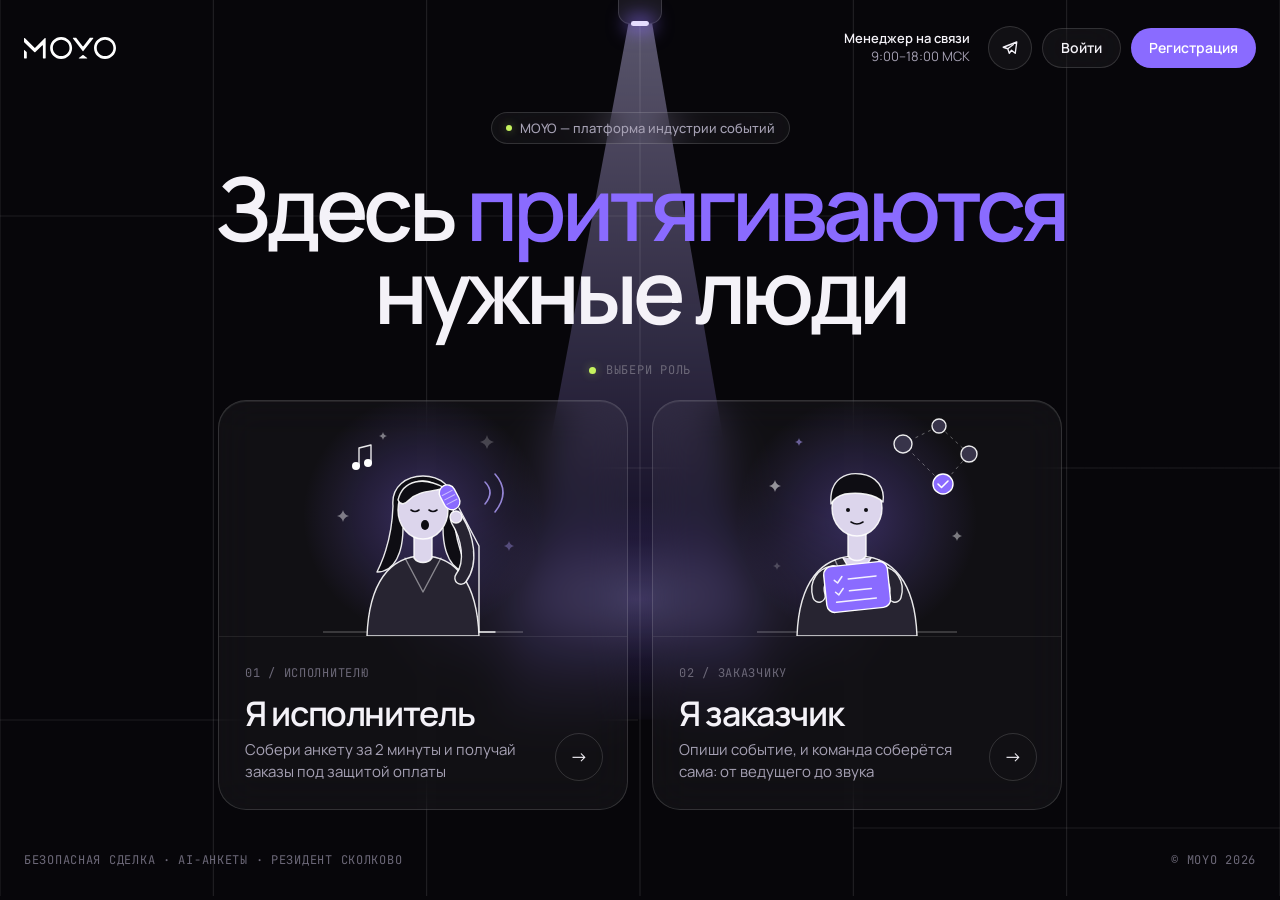
<file: index.html>
<!doctype html>
<html lang="ru">
<head>
<meta charset="utf-8">
<meta name="viewport" content="width=device-width,initial-scale=1">
<title>MOYO — платформа индустрии событий</title>
<link rel="preconnect" href="https://fonts.googleapis.com"><link rel="preconnect" href="https://fonts.gstatic.com" crossorigin>
<link href="https://fonts.googleapis.com/css2?family=Manrope:wght@400;500;600;700&family=JetBrains+Mono:wght@400;500&display=swap" rel="stylesheet">
<link rel="stylesheet" href="assets/moyo.css?v=14">
<style>
.home{position:relative;height:100vh;min-height:860px;overflow:hidden}
.top{position:absolute;left:0;right:0;top:26px;z-index:6}
.top .wrap{display:flex;align-items:center;justify-content:space-between;padding:0 24px}
.top img{height:22px}
.top .r{display:flex;align-items:center;gap:10px}
.top .mgr{font-size:13px;color:var(--text-2);margin-right:8px;text-align:right;line-height:1.35}
.top .mgr b{display:block;color:var(--text);font-weight:600}

.hd{position:absolute;left:0;right:0;top:112px;text-align:center;z-index:4;pointer-events:none}
.hd h1{font-size:88px;font-weight:600;letter-spacing:-.055em;line-height:.94;margin:22px 0 0}
.hd .label{display:block;margin-top:30px}

.roles{position:absolute;left:50%;top:400px;transform:translateX(-50%);display:flex;gap:24px;z-index:4}
.role{position:relative;width:410px;border-radius:var(--r-l);overflow:hidden;display:flex;flex-direction:column;transition:transform .7s var(--ease),border-color .5s,background .5s}
.role .ill{height:236px;position:relative;border-bottom:1px solid var(--line)}
.role .ill svg{position:absolute;left:50%;bottom:0;width:300px;height:240px;margin-left:-150px}
.role .tx{padding:22px 26px 26px;position:relative}
.role b{display:block;font-size:34px;font-weight:600;letter-spacing:-.04em;line-height:1.05;margin:12px 0 8px}
.role small{display:block;font-size:15px;color:var(--text-2);line-height:1.45;max-width:290px}
.role .ar{position:absolute;right:24px;bottom:28px;width:48px;height:48px;border-radius:50%;display:grid;place-items:center;border:1px solid var(--line-2);font-size:18px;transition:all .5s var(--ease)}
.role.lit{border-color:rgba(176,160,255,.4);background:rgba(138,107,255,.07)}
.role.big{transform:scale(1.045)}
.role.big .ar{background:var(--lime);border-color:var(--lime);color:#10120A;transform:rotate(-45deg)}
.role.lit .label{color:var(--lime)}
.hd .label{display:inline-flex!important;align-items:center;gap:10px}
.hd .label i{width:7px;height:7px;border-radius:50%;background:var(--lime);box-shadow:0 0 10px var(--lime-glow)}

.foot{position:absolute;left:0;right:0;bottom:30px;z-index:4}
.foot .wrap{display:flex;justify-content:space-between;padding:0 24px}
</style>
</head>
<body>
<main class="home" id="home">
  <header class="top"><div class="wrap">
    <img src="assets/logo.svg" alt="MOYO">
    <div class="r">
      <div class="mgr"><b>Менеджер на связи</b>9:00–18:00 МСК</div>
      <a class="ibtn" href="#" aria-label="Telegram"><svg width="18" height="18" viewBox="0 0 24 24" fill="none" stroke="currentColor" stroke-width="1.8" stroke-linejoin="round"><path d="M21 4 3 11l6 2 2 6 3-4 5 4 2-15Z"/><path d="m9 13 8-6"/></svg></a>
      <a class="btn btn-g btn-s" href="#" data-auth="login">Войти</a>
      <a class="btn btn-p btn-s" href="#" data-auth="signup">Регистрация</a>
    </div>
  </div></header>

  <div class="hd">
    <span class="chip"><i></i>MOYO — платформа индустрии событий</span>
    <h1>Здесь <span class="acc">притягиваются</span><br>нужные люди</h1>
    <span class="label"><i></i>Выбери роль</span>
  </div>

  <div class="roles">
    <a class="role glass" href="ispolnitel.html" data-r="l">
      <div class="ill" data-ill="singer"></div>
      <div class="tx"><span class="label">01 / Исполнителю</span><b>Я исполнитель</b><small>Собери анкету за&nbsp;2&nbsp;минуты и&nbsp;получай заказы под&nbsp;защитой оплаты</small><span class="ar">→</span></div>
    </a>
    <a class="role glass" href="zakazchik.html" data-r="r">
      <div class="ill" data-ill="client"></div>
      <div class="tx"><span class="label">02 / Заказчику</span><b>Я заказчик</b><small>Опиши событие, и&nbsp;команда соберётся сама: от&nbsp;ведущего до&nbsp;звука</small><span class="ar">→</span></div>
    </a>
  </div>

  <div class="foot"><div class="wrap"><span class="label">Безопасная сделка · AI-анкеты · Резидент Сколково</span><span class="label">© MOYO 2026</span></div></div>
</main>

<script src="assets/field.js?v=14"></script>
<script src="assets/illus.js?v=14"></script>
<script src="assets/auth.js?v=14"></script>
<script>
const home=document.getElementById('home'),roles=[...document.querySelectorAll('.role')];
roles.forEach(r=>r.querySelector('.ill').innerHTML=ILL[r.querySelector('.ill').dataset.ill]());
const field=MoyoField(home);
const center=el=>{const a=el.getBoundingClientRect(),b=home.getBoundingClientRect();return[a.left-b.left+a.width/2,a.top-b.top+a.height*.42]};
// прожектор сам ходит по карточкам и сцене
const spot=MoyoSpot(home,{fx:.5,spread:22,points:(W,H)=>[center(roles[0]),[W*.5,H*.3],center(roles[1]),[W*.2,H*.42],[W*.8,H*.4]]});
let hovered=null;
roles.forEach(r=>{
  r.addEventListener('mouseenter',()=>{hovered=r;const [x,y]=center(r);spot.aim(x,y);field.goTo(x,y-40)});
  r.addEventListener('mouseleave',()=>{hovered=null;spot.free();field.release()});
});
// карточка светится, когда на ней луч; увеличивается — при наведении
(function lit(){
  const [sx,sy]=spot.pos;
  roles.forEach(r=>{const [x,y]=center(r);r.classList.toggle('lit',Math.hypot(sx-x,sy-y)<150);r.classList.toggle('big',r===hovered)});
  requestAnimationFrame(lit);
})();
</script>
</body>
</html>
</file>
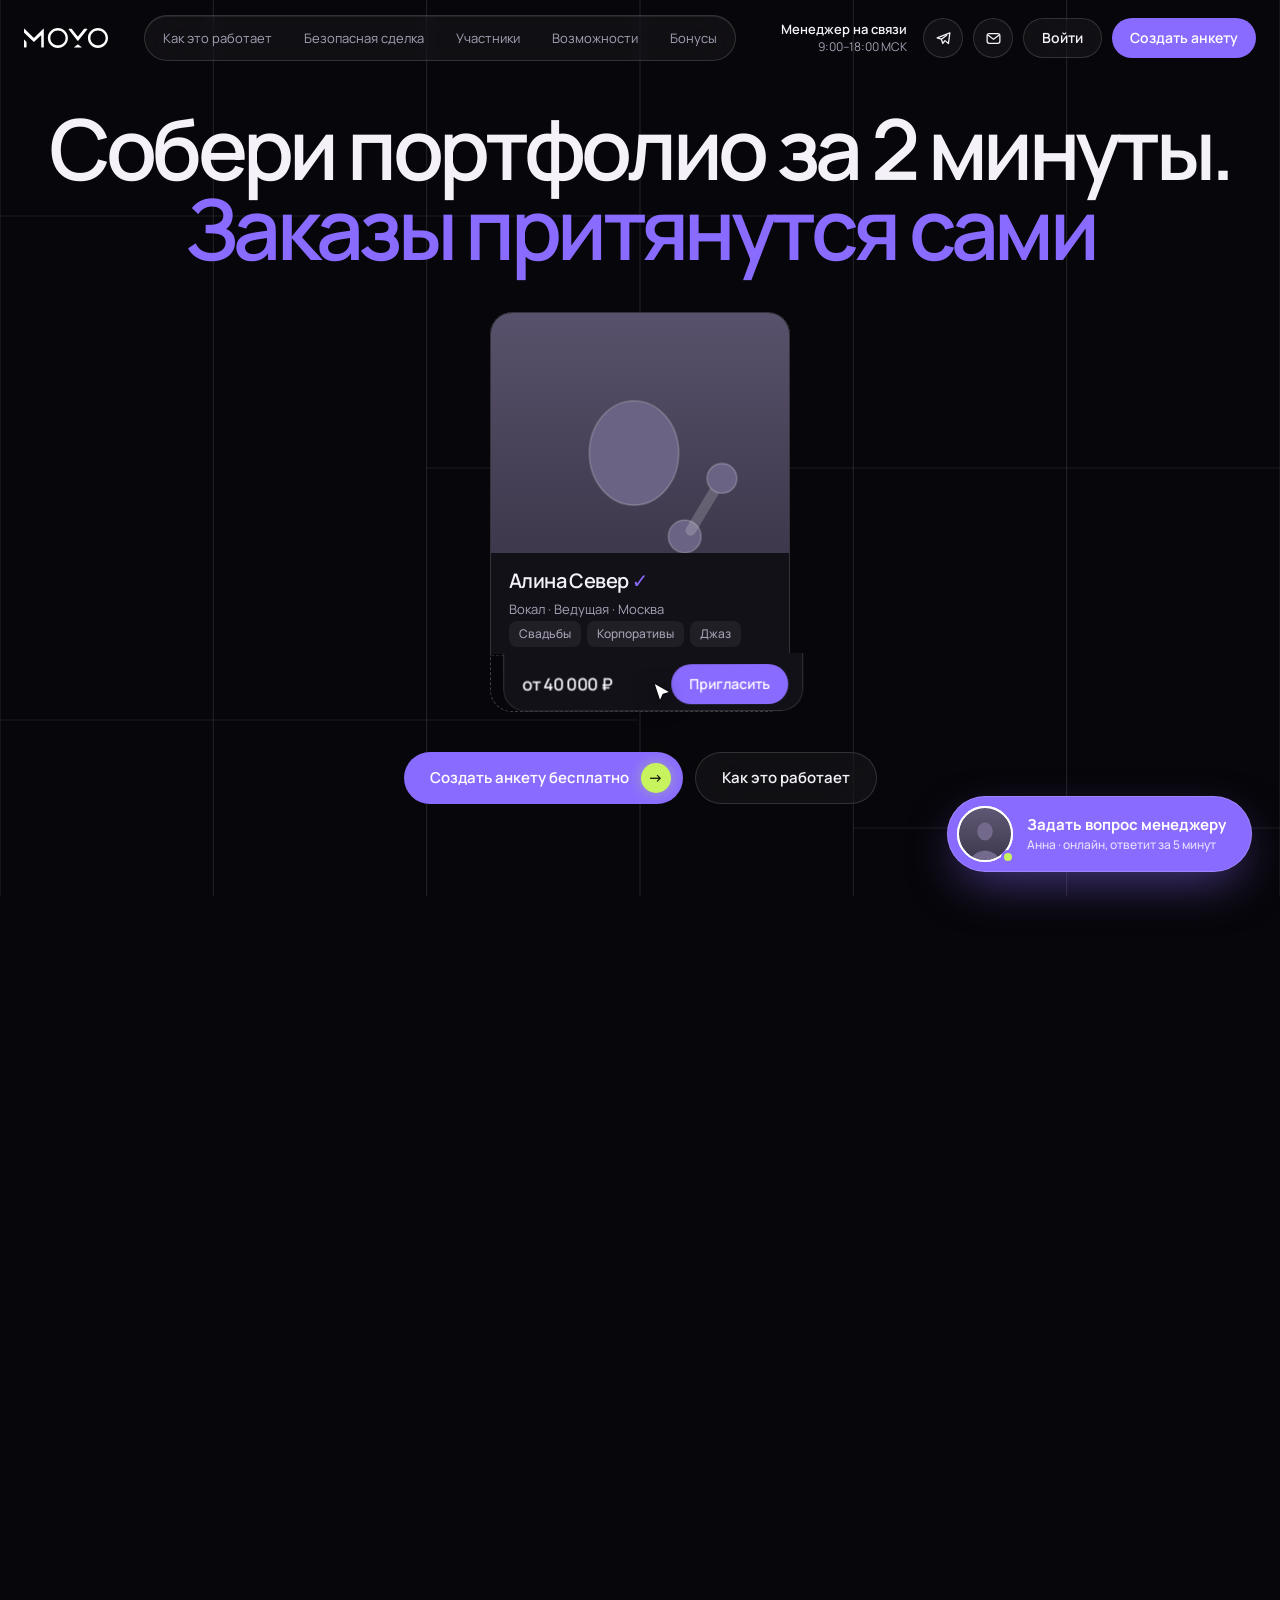
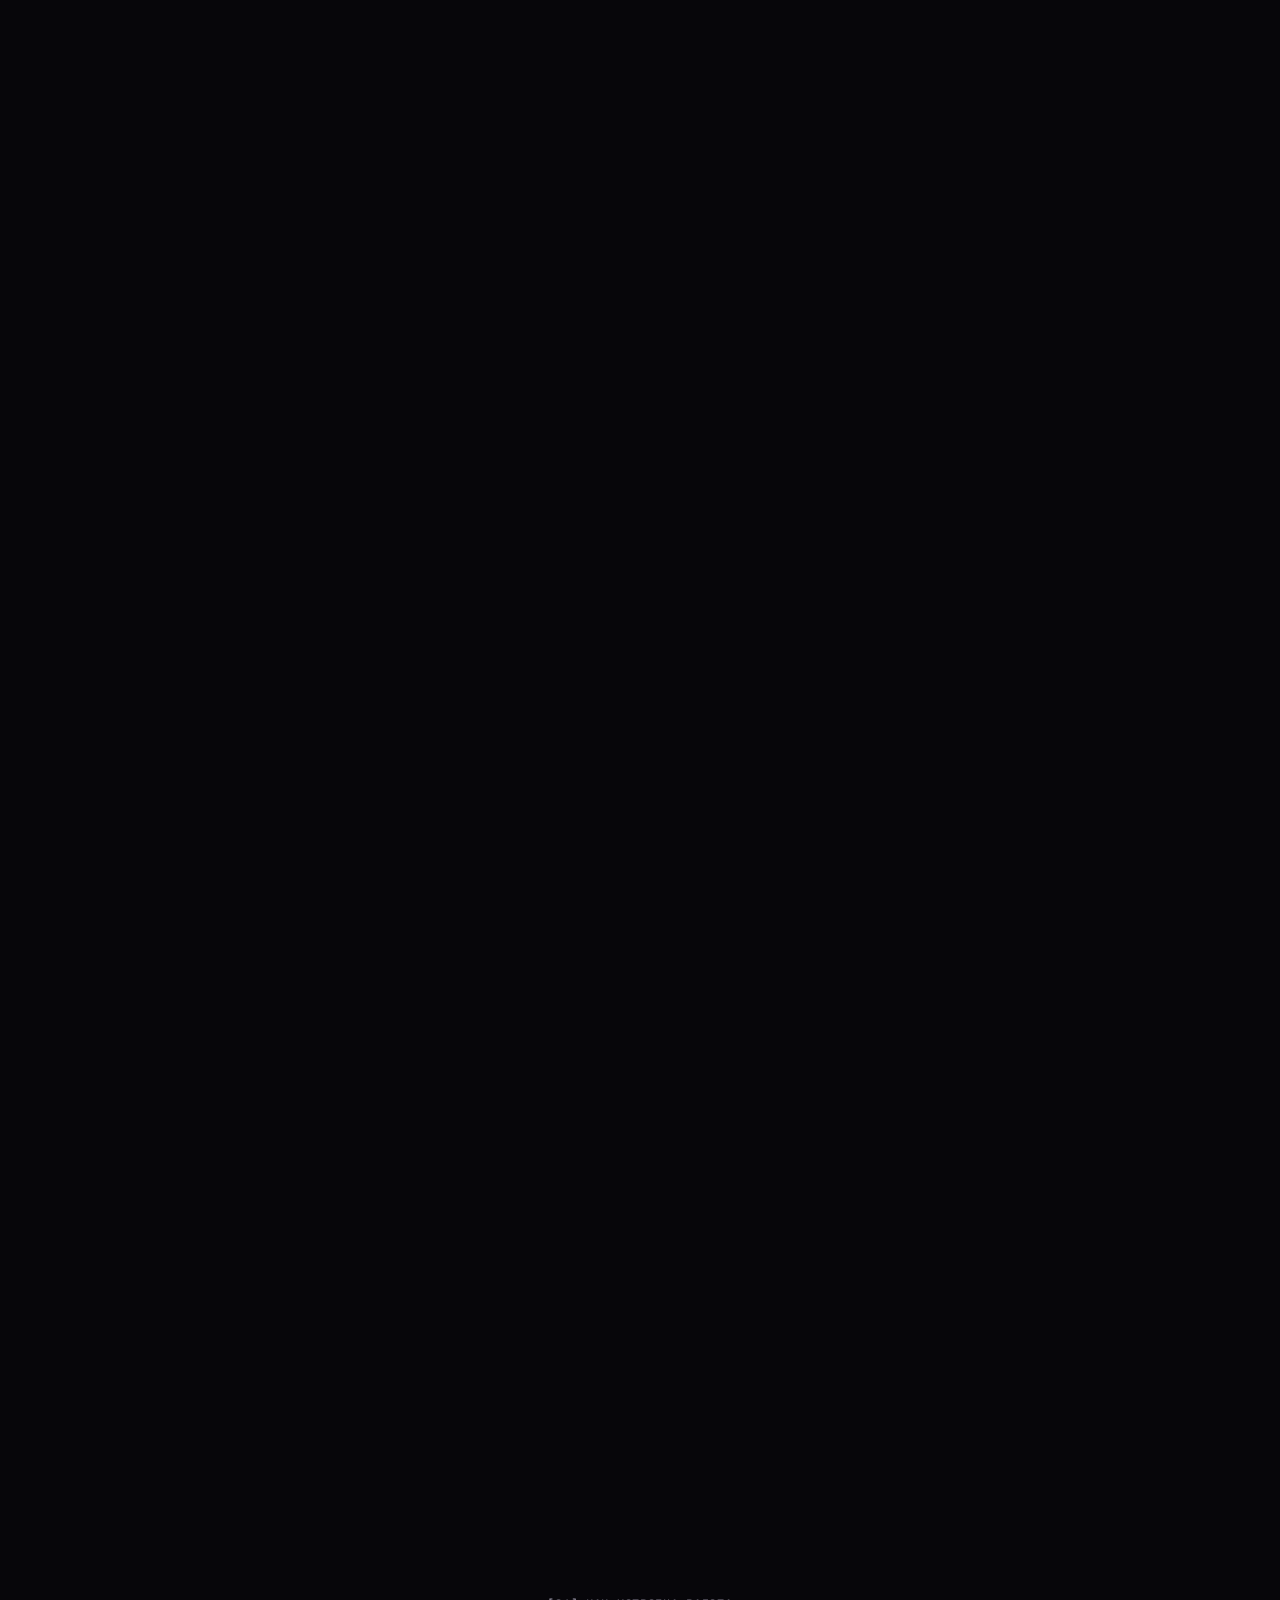
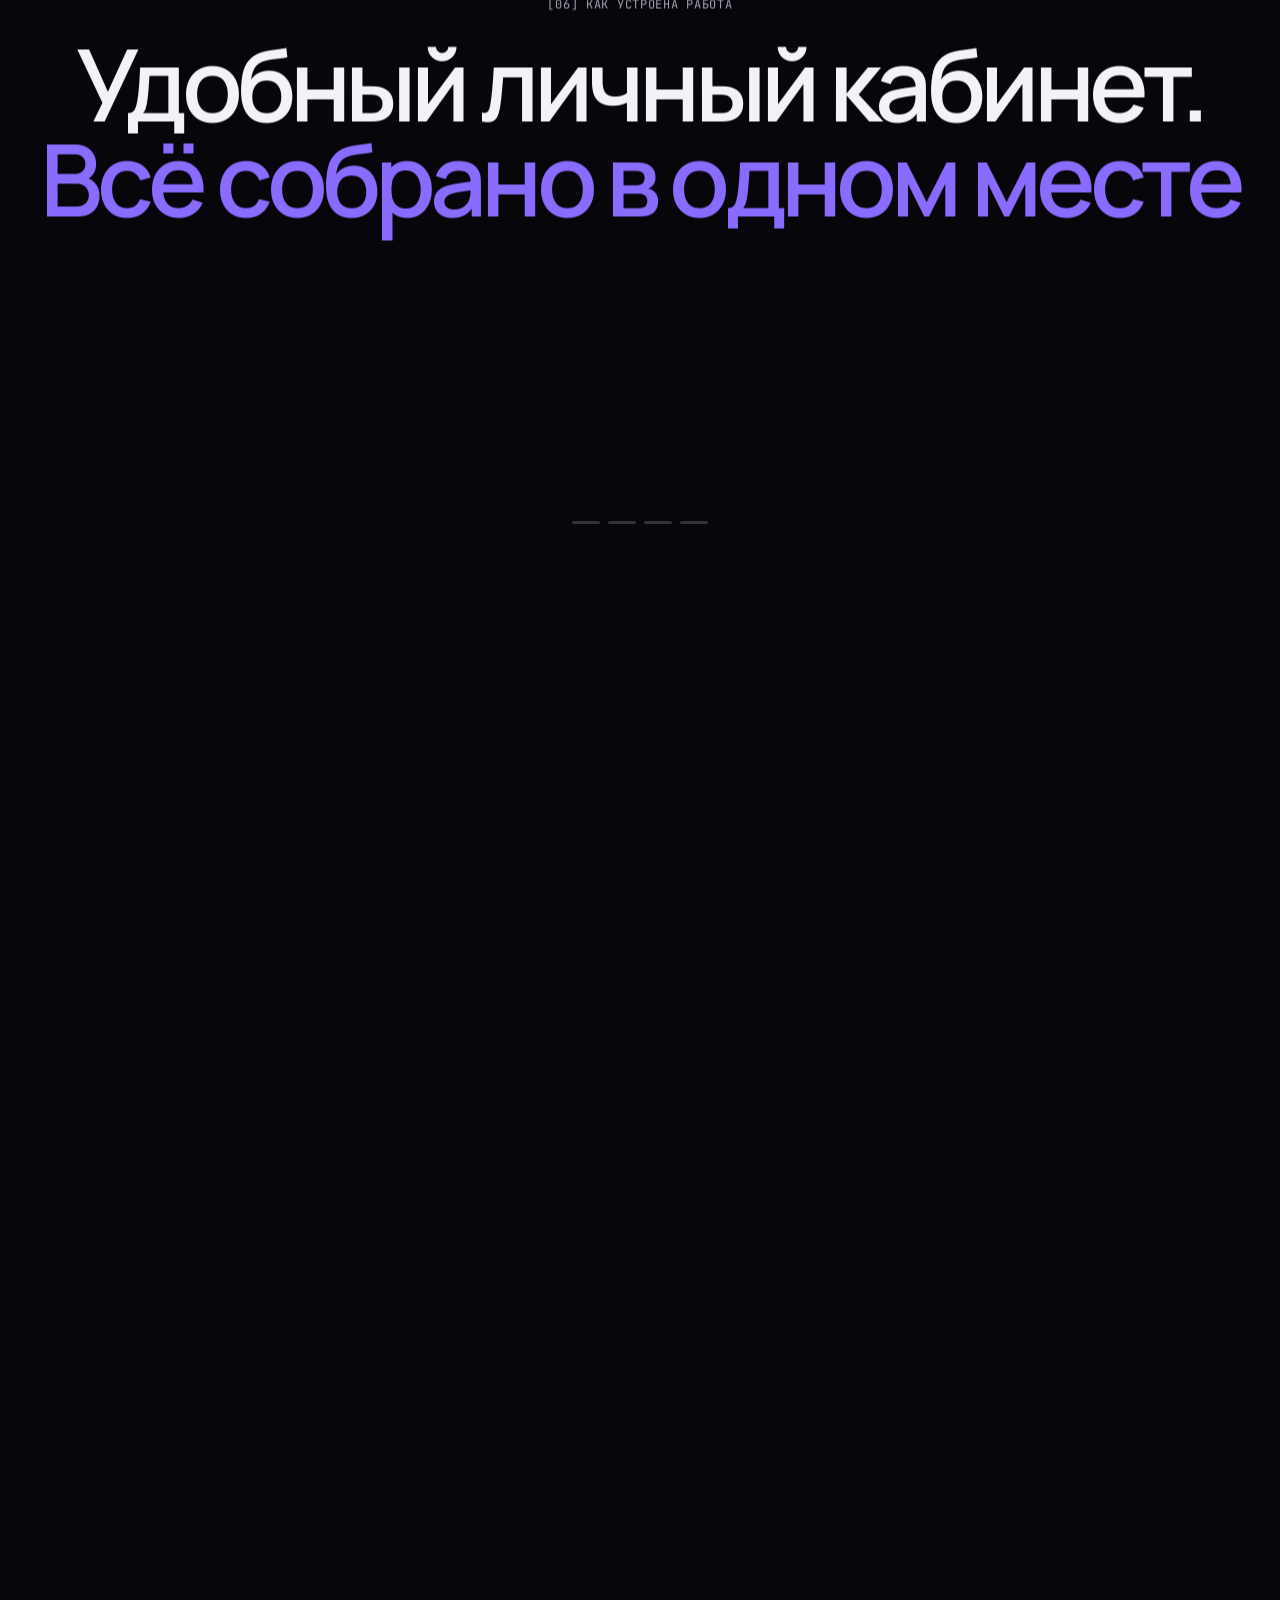
<file: ispolnitel.html>
<!doctype html>
<html lang="ru">
<head>
<meta charset="utf-8">
<meta name="viewport" content="width=device-width,initial-scale=1">
<title>MOYO для исполнителей</title>
<link rel="preconnect" href="https://fonts.googleapis.com"><link rel="preconnect" href="https://fonts.gstatic.com" crossorigin>
<link href="https://fonts.googleapis.com/css2?family=Manrope:wght@400;500;600;700&family=JetBrains+Mono:wght@400;500&display=swap" rel="stylesheet">
<link rel="stylesheet" href="assets/moyo.css?v=14">
<style>
/* совместимость со старыми блоками (кабинет, FAQ, футер, чат, модалка) */
:root{--card:#131118;--card2:#1A1820;--mut:var(--text-2);--mut2:var(--text-3);--line2:var(--line-2);--grad:var(--accent);--disp:var(--sans);--body:var(--sans);--m:var(--accent)}
h1,h2,h3{font-weight:600;letter-spacing:-.04em;line-height:1.04}
.lead{font-size:18px;color:var(--text-2);max-width:560px}
.eyebrow{display:inline-flex;align-items:center;gap:8px;height:32px;padding:0 14px;border-radius:var(--r-pill);font-size:13px;font-weight:500;color:var(--text-2);border:1px solid var(--line-2);background:var(--glass);backdrop-filter:blur(var(--blur))}
.eyebrow i{width:6px;height:6px;border-radius:50%;background:var(--lime);box-shadow:0 0 10px var(--lime-glow)}
.btn-o{background:var(--glass);border:1px solid var(--line-2)}
.btn-o:hover{border-color:rgba(255,255,255,.3)}
.cta-row{display:flex;gap:12px}
.sec{position:relative;padding:140px 0}
.sec-head{display:flex;flex-direction:column;gap:18px;margin-bottom:56px}
.sec-head.c{align-items:center;text-align:center}
main,footer{position:relative;z-index:2}

/* сквозной фон: прямые вертикали и горизонтали */
.bgfx{position:fixed;inset:0;z-index:0;pointer-events:none}
/* перетекание блоков */
.flow-in{will-change:opacity,transform}

/* ===== HEADER ===== */
.hdr{position:fixed;top:0;left:0;right:0;z-index:50;transition:background .4s,border-color .4s;border-bottom:1px solid transparent}
.hdr.scrolled{background:rgba(7,6,10,.72);backdrop-filter:blur(18px);border-bottom-color:var(--line)}
.hdr .wrap{display:flex;align-items:center;height:76px;gap:36px;padding:0 24px}
.hdr .logo img{height:20px;display:block}
.nav{display:flex;gap:4px;padding:4px;border-radius:var(--r-pill)}
.nav a{padding:8px 14px;border-radius:var(--r-pill);font-size:13px;color:var(--text-2);transition:color .2s,background .2s}
.nav a:hover{color:var(--text);background:rgba(255,255,255,.06)}
.hdr-r{margin-left:auto;display:flex;align-items:center;gap:10px}
.hdr .mgr{font-size:12px;color:var(--text-2);text-align:right;line-height:1.35;margin-right:6px}
.hdr .mgr b{display:block;color:var(--text);font-weight:600;font-size:13px}
.hdr .ibtn{width:40px;height:40px}

/* ===== 01 HERO: при открытии курсор один раз собирает анкету ===== */
.hero{position:relative;height:100vh;min-height:880px}
.hero .pin{position:relative;height:100%;overflow:hidden}
.hv{position:absolute;inset:0}
.hero h1{position:absolute;left:0;right:0;text-align:center;letter-spacing:-.055em;line-height:.95;z-index:3}
.h-cta{position:absolute;left:0;right:0;display:flex;justify-content:center;gap:12px;z-index:5}
.plate{padding:20px 22px;border-radius:var(--r-m)}
.plate .label{display:block;margin-bottom:12px}
.plate p{font-size:15px;color:var(--text-2);line-height:1.5}
.plate p b{color:var(--text);font-weight:600}
.plate .n{font-size:44px;font-weight:600;letter-spacing:-.05em;line-height:1;margin-bottom:6px}
.h-toast{display:flex;gap:12px;align-items:center;padding:12px 16px 12px 12px;border-radius:16px;font-size:13px}
.h-toast .av{width:34px;height:34px;border-radius:10px;display:grid;place-items:center;background:var(--accent);flex:none;font-size:14px}
.h-toast b{display:block;font-size:13px;font-weight:600}
.h-toast small{color:var(--text-2);font-size:12px}
.pop{opacity:0;transform:translateY(12px) scale(.97);transition:opacity .6s var(--ease),transform .6s var(--ease)}
.pop.on{opacity:1;transform:none}
/* карточка анкеты */
.sc{position:absolute;inset:0;border-radius:22px;background:var(--surface);border:1px solid var(--line-2);overflow:hidden}
.sc-ph{position:absolute;left:0;right:0;top:0;height:240px}
.sc-ph svg{width:100%;height:100%;display:block}
.sc-nm{position:absolute;left:18px;right:18px;top:252px}
.sc-nm b{display:block;font-size:20px;font-weight:600;letter-spacing:-.03em}
.sc-nm small{font-size:13px;color:var(--text-2)}
.sc-tg{position:absolute;left:18px;top:308px;display:flex;gap:6px}
.sc-pr{position:absolute;left:18px;right:14px;top:352px;display:flex;justify-content:space-between;align-items:center}
.sc-pr b{font-size:17px;font-weight:600;letter-spacing:-.02em}

/* курсор подносит части анкеты */
.hv1 h1{top:108px;font-size:84px}
.hv1 .h-cta{top:752px}
.slot{position:absolute;left:50%;top:312px;width:300px;height:400px;margin-left:-150px;z-index:4}
.slot-ghost{position:absolute;inset:0;border-radius:22px;border:1px dashed rgba(255,255,255,.24)}
.slot-ghost i{position:absolute;left:0;right:0;display:grid;place-items:center;font-style:normal;font-family:var(--mono);font-size:11px;letter-spacing:.08em;text-transform:uppercase;color:var(--text-3);border-top:1px dashed rgba(255,255,255,.12);transition:opacity .4s}
.slot-ghost i:first-child{border-top:0}
.slot-ghost i.off{opacity:0}
.part{position:absolute;inset:0;will-change:transform;pointer-events:none}
.part .sc{transition:border-color .4s}
.pflash{position:absolute;left:0;right:0;pointer-events:none;box-shadow:inset 0 0 0 2px var(--accent-hi),0 0 30px 2px var(--accent-glow);opacity:0}
.pflash.on{animation:pflash .8s ease-out}
@keyframes pflash{0%{opacity:1}100%{opacity:0}}
.slot .burst{position:absolute;left:50%;top:50%;width:320px;height:320px;margin:-160px;border-radius:50%;border:1px solid var(--accent);opacity:0;pointer-events:none}
.slot.pub .burst{animation:sburst 1s var(--ease)}
@keyframes sburst{0%{opacity:.9;transform:scale(.6)}100%{opacity:0;transform:scale(1.7)}}
.hcur{position:absolute;left:0;top:0;width:30px;height:30px;z-index:9;pointer-events:none;filter:drop-shadow(0 6px 12px rgba(0,0,0,.6));transform-origin:4px 2px}
.hv1 .side{position:absolute;width:260px;z-index:5}
.hv1 .side.r{left:calc(50% + 190px)}.hv1 .side.l{right:calc(50% + 190px)}

/* ===== 02 STEPS: карточки вокруг столба света ===== */
.steps{height:420vh;position:relative}
.steps .pin{position:sticky;top:0;height:100vh;overflow:hidden}
.col-light{position:absolute;left:50%;top:0;bottom:0;width:340px;margin-left:-170px;background:linear-gradient(90deg,transparent,rgba(138,107,255,.10) 30%,rgba(214,204,255,.30) 50%,rgba(138,107,255,.10) 70%,transparent);-webkit-mask:linear-gradient(180deg,transparent,#000 18%,#000 82%,transparent);mask:linear-gradient(180deg,transparent,#000 18%,#000 82%,transparent);filter:blur(4px)}
.col-core{position:absolute;left:50%;top:6%;bottom:6%;width:2px;margin-left:-1px;background:linear-gradient(180deg,transparent,rgba(230,222,255,.85),transparent);box-shadow:0 0 24px 4px var(--accent-glow)}
.col-pool{position:absolute;left:50%;bottom:4%;width:640px;height:120px;margin-left:-320px;border-radius:50%;background:radial-gradient(closest-side,rgba(176,160,255,.35),transparent)}
#colDust{position:absolute;inset:0;width:100%;height:100%}
.st-title{position:absolute;left:0;right:0;top:50%;text-align:center;z-index:30;will-change:transform}
.st-title h2{font-size:80px;letter-spacing:-.05em}
.st-title .label{display:block;margin-bottom:18px}
.orbit{position:absolute;inset:0;perspective:1600px}
.ocard{position:absolute;left:50%;top:56%;width:440px;margin:-150px 0 0 -220px;padding:28px;border-radius:var(--r-l);will-change:transform,opacity}
.ocard .top{display:flex;justify-content:space-between;align-items:flex-start;margin-bottom:18px}
.ocard .ic{width:84px;height:84px}
.ocard h3{font-size:30px;margin-bottom:10px}
.ocard p{font-size:15px;color:var(--text-2)}
.ocard .chip{margin-top:18px}
.st-cta{position:absolute;left:0;right:0;bottom:7%;display:flex;justify-content:center;z-index:31;opacity:0;transition:opacity .5s}
.st-cta.on{opacity:1}
.st-dots{position:absolute;left:50%;bottom:calc(7% + 74px);transform:translateX(-50%);display:flex;gap:8px;z-index:31}
.st-dots i{width:24px;height:3px;border-radius:2px;background:rgba(255,255,255,.15);transition:background .4s}
.st-dots i.on{background:var(--accent)}

/* ===== 04 PEOPLE: диско-шар ===== */
.people{position:relative;padding:120px 0 120px;overflow:hidden}
.pp-head{display:grid;grid-template-columns:1fr 380px;align-items:end;gap:40px;margin-bottom:-20px;position:relative;z-index:3}
.pp-head .btn{margin-top:22px}
.pp-head h2{font-size:72px;letter-spacing:-.055em}
.pp-head p{color:var(--text-2);font-size:17px}
.disco{position:relative;height:860px;user-select:none}
.cable{position:absolute;left:50%;top:-200px;width:1px;height:315px;background:linear-gradient(180deg,transparent,rgba(255,255,255,.5));}
.cap{position:absolute;left:50%;top:110px;width:26px;height:16px;margin-left:-13px;border-radius:4px 4px 8px 8px;background:#2A2734;border:1px solid var(--line-2)}
.sph-wrap{position:absolute;left:50%;top:96px;width:680px;height:680px;margin-left:-340px;perspective:1400px;cursor:grab}
.sph-wrap:active{cursor:grabbing}
.sph{position:absolute;left:50%;top:50%;width:0;height:0;transform-style:preserve-3d}
.tile{position:absolute;left:0;top:0;border-radius:8px;backface-visibility:hidden;cursor:pointer;border:1px solid rgba(255,255,255,.12);transition:filter .2s,border-color .2s}
.tile:hover{filter:brightness(1.5);border-color:var(--accent)}
.sph-shade{position:absolute;left:50%;top:116px;width:640px;height:640px;margin-left:-320px;border-radius:50%;pointer-events:none;background:radial-gradient(circle at 36% 28%,rgba(255,255,255,.10),transparent 30%,transparent 55%,rgba(7,6,10,.65) 78%,transparent 80%)}
.sph-glow{position:absolute;left:50%;top:436px;width:980px;height:980px;margin:-490px 0 0 -490px;border-radius:50%;background:radial-gradient(closest-side,rgba(138,107,255,.22),transparent);pointer-events:none}
.glint{position:absolute;width:14px;height:14px;margin:-7px;pointer-events:none;animation:glint 3s ease-in-out infinite}
.glint svg{width:100%;height:100%}
@keyframes glint{0%,100%{opacity:0;transform:scale(.4) rotate(0)}50%{opacity:1;transform:scale(1) rotate(45deg)}}
.flare{position:absolute;width:90px;height:16px;margin:-8px -45px;border-radius:50%;background:radial-gradient(closest-side,rgba(214,204,255,.55),transparent);pointer-events:none;filter:blur(2px)}
.pp-foot{display:flex;justify-content:center;align-items:center;gap:22px;margin-top:-10px;position:relative;z-index:3}
.pp-foot .label{color:var(--text-2)}

/* modal */
.modal{position:fixed;inset:0;z-index:80;display:grid;place-items:center;background:rgba(5,4,8,.7);backdrop-filter:blur(10px);opacity:0;pointer-events:none;transition:opacity .35s}
.modal.on{opacity:1;pointer-events:auto}
.mbox{width:920px;display:grid;grid-template-columns:380px 1fr;border-radius:28px;overflow:hidden;background:var(--card);border:1px solid var(--line2);transform:translateY(20px) scale(.97);transition:transform .45s cubic-bezier(.2,.9,.25,1.1)}
.modal.on .mbox{transform:none}
.mbox .ph{height:560px}.mbox .ph svg{width:100%;height:100%;display:block}
.mbox .info{padding:36px;display:flex;flex-direction:column;gap:16px;position:relative}
.mbox h3{font-size:28px}
.mbox .role{color:var(--mut);margin-top:-8px}
.mbox .about{font-size:15px;color:#CFCBDD}
.mbox .srv{display:flex;flex-direction:column;gap:8px}
.mbox .srv div{display:flex;justify-content:space-between;padding:12px 14px;border-radius:12px;background:rgba(255,255,255,.04);border:1px solid var(--line);font-size:14px}
.mbox .srv b{font-weight:600}
.mbox .x{position:absolute;right:20px;top:20px;width:40px;height:40px;border-radius:12px;border:1px solid var(--line2);font-size:20px}
.mbox .note{font-size:12px;color:var(--mut2)}


.mbox{background:var(--surface)}
.mbox .tags,.pc-tags{display:flex;gap:6px;flex-wrap:wrap}
.pc-tags span{display:inline-flex;height:26px;align-items:center;padding:0 10px;border-radius:8px;font-size:12px;background:rgba(255,255,255,.06);color:var(--text-2)}

/* ===== INSIDE (features) ===== */
.inside{padding:140px 0;position:relative}
.inside h2{font-size:64px;letter-spacing:-.05em}
.inside .sec-head{margin-bottom:34px}
.ins-grid{position:relative;display:flex;flex-direction:column;align-items:center;gap:28px}
.inside .lead{color:var(--text-2);font-size:18px;max-width:560px}
.flist{display:flex;justify-content:center;gap:8px;padding:6px;border-radius:var(--r-pill);border:1px solid var(--line);background:rgba(255,255,255,.025)}
.fi{position:relative;height:46px;padding:0 22px;border-radius:var(--r-pill);font-size:15px;font-weight:600;color:var(--text-2);overflow:hidden;transition:background .4s,color .4s}
.fi:hover{color:var(--text)}
.fi.on{background:var(--accent-a12);color:var(--text);box-shadow:inset 0 0 0 1px var(--accent-a30)}
.fi .prog{position:absolute;left:18px;bottom:0;max-width:calc(100% - 36px);height:2px;width:0;background:var(--accent)}
.fi.on .prog{animation:fprog 9s linear forwards}
.flist.stop .fi.on .prog{animation:none;width:0}
@keyframes fprog{to{width:calc(100% - 36px)}}
.flist:not(.vis) .fi.on .prog{animation-play-state:paused}
.device{position:relative;width:800px;height:520px;border-radius:24px;background:#100E17;border:1px solid var(--line2);box-shadow:0 40px 120px -30px rgba(123,108,255,.45);overflow:hidden}
.dbar{height:52px;display:flex;align-items:center;gap:16px;padding:0 22px;border-bottom:1px solid var(--line)}
.dbar img{height:14px;opacity:.9}
.dbar .tabs{display:flex;gap:6px;margin-left:16px}
.dbar .tabs span{font-size:12px;padding:6px 12px;border-radius:99px;color:var(--mut);transition:all .4s}
.dbar .tabs span.on{background:rgba(255,255,255,.08);color:var(--text)}
.dbar .me{margin-left:auto;width:28px;height:28px;border-radius:50%;background:var(--grad)}
.scr{position:absolute;left:0;right:0;top:52px;bottom:0;padding:24px;opacity:0;transform:translateY(14px);transition:opacity .5s,transform .6s cubic-bezier(.2,.8,.2,1);pointer-events:none}
.scr.on{opacity:1;transform:none;pointer-events:auto}
.scr h4{font-size:18px;font-weight:600;margin-bottom:4px}
.scr .sub{font-size:13px;color:var(--mut);margin-bottom:18px}
.chips{display:flex;gap:8px;margin-bottom:16px}
.chips span{font-size:12px;padding:6px 12px;border-radius:99px;border:1px solid var(--line2);color:#D9D5E8}
.chips span.a{background:#fff;color:#0B0A10;border-color:#fff}
.vac{display:grid;grid-template-columns:1fr auto auto;gap:18px;align-items:center;padding:16px 18px;border-radius:16px;background:rgba(255,255,255,.035);border:1px solid var(--line);margin-bottom:10px}
.vac b{font-size:15px;font-weight:600;display:block}
.vac small{font-size:12px;color:var(--mut)}
.vac .pr{font-family:var(--disp);font-weight:700;font-size:15px}
.vac .go{height:38px;padding:0 16px;border-radius:10px;background:rgba(255,255,255,.08);font-size:13px;font-weight:600;min-width:160px;position:relative;overflow:hidden}
.vac .go.first{background:#fff;color:#0B0A10}
.scr.on .vac .go.first .t1{animation:goOut .3s 1.9s forwards}
.vac .go .t2{position:absolute;inset:0;display:grid;place-items:center;background:var(--ok);color:#06150E;transform:translateY(100%)}
.scr.on .vac .go.first .t2{animation:goIn .4s 1.9s cubic-bezier(.2,.9,.25,1.2) forwards}
@keyframes goOut{to{opacity:0}}
@keyframes goIn{to{transform:none}}
.cursor{position:absolute;width:22px;height:22px;z-index:5;left:560px;top:400px;opacity:0;pointer-events:none}
.scr.on .cursor{animation:cur 2.6s .4s cubic-bezier(.4,0,.2,1) forwards}
@keyframes cur{0%{opacity:0;transform:translate(0,0)}15%{opacity:1}60%{transform:translate(-36px,-262px)}68%{transform:translate(-36px,-262px) scale(.82)}76%,100%{opacity:1;transform:translate(-36px,-262px)}}
.vac{opacity:0;transform:translateY(10px)}
.scr.on .vac{animation:up .5s cubic-bezier(.2,.8,.2,1) forwards}
.scr.on .vac:nth-child(2){animation-delay:.1s}.scr.on .vac:nth-child(3){animation-delay:.2s}.scr.on .vac:nth-child(4){animation-delay:.3s}
@keyframes up{to{opacity:1;transform:none}}

.req{padding:16px 18px;border-radius:16px 16px 16px 4px;background:rgba(255,255,255,.06);font-size:14px;max-width:440px;margin-bottom:14px}
.req small{display:block;color:var(--mut);font-size:12px;margin-bottom:4px}
.ai-line{display:flex;align-items:center;gap:10px;font-size:13px;color:#CFC8FF;margin-bottom:16px}
.ai-line i{width:18px;height:18px;border-radius:50%;border:2px solid rgba(185,177,255,.3);border-top-color:#B9B1FF;animation:spin 1s linear infinite}
.scr.on .ai-line i{animation:spin 1s linear 2 forwards}
.picks{display:flex;gap:10px}
.pick{width:116px;border-radius:14px;overflow:hidden;background:var(--card2);border:1px solid var(--line);opacity:0;transform:scale(.9)}
.pick .im{height:110px}.pick .im svg{width:100%;height:100%;display:block}
.pick div{padding:8px 10px;font-size:12px}
.pick div b{display:block;font-size:13px;font-weight:600}
.scr.on .pick{animation:pop .5s cubic-bezier(.2,.9,.25,1.2) forwards}
.scr.on .pick:nth-child(1){animation-delay:.9s}.scr.on .pick:nth-child(2){animation-delay:1s}.scr.on .pick:nth-child(3){animation-delay:1.1s}.scr.on .pick:nth-child(4){animation-delay:1.2s}.scr.on .pick:nth-child(5){animation-delay:1.3s}
@keyframes pop{to{opacity:1;transform:none}}
.pick.mine{border:2px solid var(--accent);box-shadow:0 0 30px -6px var(--accent-glow)}
.invite{position:absolute;right:24px;bottom:24px;width:330px;padding:18px;border-radius:18px;background:rgba(36,32,50,.92);backdrop-filter:blur(12px);border:1px solid var(--line2);box-shadow:0 20px 50px -10px rgba(0,0,0,.7);opacity:0;transform:translateY(20px)}
.scr.on .invite{animation:up .6s 2.1s cubic-bezier(.2,.9,.25,1.15) forwards}
.invite b{display:block;font-size:15px;margin:6px 0 4px}
.invite small{color:var(--mut);font-size:13px}
.invite .bt{display:flex;gap:8px;margin-top:14px}
.invite .bt span{flex:1;text-align:center;padding:9px;border-radius:10px;font-size:13px;font-weight:600;background:rgba(255,255,255,.08)}
.invite .bt span:first-child{background:#fff;color:#0B0A10}
.invite .tag{font-size:11px;text-transform:uppercase;letter-spacing:.08em;color:#CFC8FF}

.cal{display:grid;grid-template-columns:1fr 230px;gap:20px}
.cgrid{display:grid;grid-template-columns:repeat(7,1fr);gap:6px}
.cgrid .dn{font-size:11px;color:var(--mut2);text-align:center;padding-bottom:4px}
.cgrid .d{height:54px;border-radius:10px;background:rgba(255,255,255,.03);font-size:12px;padding:6px 8px;color:var(--mut);position:relative;overflow:hidden}
.cgrid .d.e{background:none}
.cgrid .d.b{color:#fff;opacity:0}
.cgrid .d.b::before{content:"";position:absolute;inset:0;background:var(--grad);opacity:.85}
.cgrid .d.b span{position:relative;display:block}
.cgrid .d.b em{position:relative;display:block;font-style:normal;font-size:10px;line-height:1.2;margin-top:4px;font-weight:600}
.cgrid .d.h{border:1px dashed rgba(185,177,255,.5);color:#CFC8FF}
.scr.on .cgrid .d.b{animation:pop .5s cubic-bezier(.2,.9,.25,1.2) forwards}
.upc{display:flex;flex-direction:column;gap:10px}
.upc div{padding:12px 14px;border-radius:14px;background:rgba(255,255,255,.04);border:1px solid var(--line);font-size:13px}
.upc b{display:block;font-size:14px;font-weight:600}
.upc small{color:var(--ok);font-size:12px}
.upc .lbl{font-size:12px;color:var(--mut);text-transform:uppercase;letter-spacing:.06em;background:none;border:0;padding:0 0 2px}

.chat{display:flex;flex-direction:column;gap:10px}
.msg{max-width:70%;padding:12px 16px;border-radius:16px;font-size:14px;opacity:0;transform:translateY(10px)}
.msg.l{background:rgba(255,255,255,.06);border-bottom-left-radius:4px;align-self:flex-start}
.msg.r{background:var(--accent);border-bottom-right-radius:4px;align-self:flex-end}
.msg small{display:block;font-size:11px;opacity:.6;margin-bottom:2px}
.sys{align-self:center;display:flex;align-items:center;gap:10px;padding:12px 18px;border-radius:14px;font-size:13px;background:rgba(255,255,255,.03);border:1px solid var(--line2);opacity:0;transform:translateY(10px)}
.sys .ck{width:22px;height:22px;border-radius:50%;display:grid;place-items:center;background:rgba(198,243,94,.15);color:var(--ok);font-size:12px}
.sys.lockd{border-color:rgba(185,177,255,.45);background:rgba(123,108,255,.1)}
.sys.lockd .ck{background:var(--grad);color:#fff}
.scr.on .chat>*{animation:up .5s cubic-bezier(.2,.8,.2,1) forwards}
.scr.on .chat>*:nth-child(2){animation-delay:.5s}.scr.on .chat>*:nth-child(3){animation-delay:1s}.scr.on .chat>*:nth-child(4){animation-delay:1.5s}.scr.on .chat>*:nth-child(5){animation-delay:2s}
.scr.on .chat>*{animation:up .5s cubic-bezier(.2,.8,.2,1) forwards}
.scr.on .chat>*:nth-child(1){animation-delay:.2s}.scr.on .chat>*:nth-child(2){animation-delay:.8s}.scr.on .chat>*:nth-child(3){animation-delay:1.4s}.scr.on .chat>*:nth-child(4){animation-delay:2s}.scr.on .chat>*:nth-child(5){animation-delay:2.6s}.scr.on .chat>*:nth-child(6){animation-delay:3.2s}

.fi .prog{display:none}
.dbar .tabs span{cursor:pointer}
.device{box-shadow:0 40px 120px -40px rgba(138,107,255,.4)}


/* ===== 06 REF ===== */
.ref{position:relative;padding:140px 0}
.ref h2{font-size:64px;letter-spacing:-.05em}
.r-grid{display:grid;grid-template-columns:290px 1fr 290px;gap:30px;align-items:center}
.r-col{display:flex;flex-direction:column;gap:16px}
.rc{padding:24px;border-radius:var(--r-m)}
.rc .v{font-size:46px;font-weight:600;letter-spacing:-.05em;line-height:1;margin:6px 0 10px}
.rc p{font-size:14px;color:var(--text-2)}
.rc .label{display:block}
.rc.link .fld{display:flex;align-items:center;justify-content:space-between;gap:8px;margin:14px 0 14px;padding:6px 6px 6px 14px;border-radius:12px;background:rgba(0,0,0,.3);border:1px solid var(--line-2);font-family:var(--mono);font-size:12px;color:var(--text-2)}
.rc.link .fld button{height:30px;padding:0 12px;border-radius:8px;background:rgba(255,255,255,.08);font-family:var(--sans);font-size:12px;font-weight:600;color:var(--text)}
.net{position:relative;width:560px;height:520px;margin:0 auto}
.net svg{position:absolute;inset:0;width:100%;height:100%;overflow:visible}
.net .ln{fill:none;stroke:rgba(255,255,255,.16);stroke-width:1}
.nd{position:absolute;width:0;height:0}
.nd .b{position:absolute;transform:translate(-50%,-50%);display:flex;align-items:center;gap:10px;padding:6px 14px 6px 6px;border-radius:99px;white-space:nowrap;font-size:13px;font-weight:600}
.nd .b i{width:30px;height:30px;border-radius:50%;flex:none;background:linear-gradient(160deg,#3D3652,#25222F);border:1px solid var(--line-2)}
.nd small{display:block;font-family:var(--mono);font-size:10px;font-weight:400;color:var(--accent-hi);letter-spacing:.04em}
.core{position:absolute;left:50%;top:50%;width:132px;height:132px;margin:-66px;border-radius:50%;display:grid;place-items:center;text-align:center;background:var(--accent);box-shadow:0 0 0 12px rgba(138,107,255,.12),0 0 0 28px rgba(138,107,255,.06),0 0 90px 10px var(--accent-glow)}
.core b{font-size:26px;font-weight:600;letter-spacing:-.03em;display:block}
.core small{font-size:12px;opacity:.85}
.pop50{position:absolute;left:50%;top:50%;padding:6px 10px;border-radius:99px;background:#fff;color:#0B0A10;font-weight:700;font-size:13px;opacity:0;pointer-events:none;z-index:3}
.pop50.go{animation:p50 1.6s var(--ease)}
@keyframes p50{0%{opacity:0;transform:translate(-50%,-10px)}20%{opacity:1}100%{opacity:0;transform:translate(-50%,-110px)}}
.ref .cta-row{justify-content:center;margin-top:40px}

/* ===== FAQ ===== */
.faq .wrap{display:grid;grid-template-columns:420px 1fr;gap:60px}
.faq h2{font-size:42px;margin:22px 0 20px}
.qa{border-bottom:1px solid var(--line)}
.qa button{width:100%;text-align:left;display:flex;justify-content:space-between;align-items:center;gap:20px;padding:26px 0;font-size:19px;font-weight:600}
.qa button i{flex:none;width:32px;height:32px;border-radius:50%;border:1px solid var(--line2);position:relative;transition:transform .4s,background .3s}
.qa button i::before,.qa button i::after{content:"";position:absolute;left:50%;top:50%;width:12px;height:1.6px;background:currentColor;transform:translate(-50%,-50%)}
.qa button i::after{transform:translate(-50%,-50%) rotate(90deg);transition:transform .4s}
.qa.on button i{background:#fff;color:#0B0A10}
.qa.on button i::after{transform:translate(-50%,-50%) rotate(0)}
.qa .a{display:grid;grid-template-rows:0fr;transition:grid-template-rows .5s cubic-bezier(.2,.8,.2,1)}
.qa.on .a{grid-template-rows:1fr}
.qa .a>div{overflow:hidden}
.qa .a p{padding:0 60px 26px 0;color:var(--mut);font-size:16px}


.faq h2{font-size:56px}

/* ===== 08 FINAL: сцена ===== */
.final{position:relative;height:100vh;min-height:860px;overflow:hidden;text-align:center}
.truss{position:absolute;left:8%;right:8%;top:70px;height:14px;border-top:1px solid rgba(255,255,255,.25);border-bottom:1px solid rgba(255,255,255,.25);background:repeating-linear-gradient(60deg,transparent 0 10px,rgba(255,255,255,.14) 10px 11px)}
.fbeam{position:absolute;top:84px;width:420px;height:760px;margin-left:-210px;transform-origin:50% 0;clip-path:polygon(47% 0,53% 0,100% 100%,0 100%);background:linear-gradient(180deg,rgba(214,204,255,.42),rgba(138,107,255,.10) 70%,transparent);filter:blur(6px);animation:fsw 7s ease-in-out infinite}
.fbeam.b1{left:22%;--r:-24deg;transform:rotate(-24deg)}.fbeam.b2{left:50%;--r:0deg;opacity:.8;animation-delay:-2s}.fbeam.b3{left:78%;--r:24deg;transform:rotate(24deg);animation-delay:-4s}
@keyframes fsw{0%,100%{transform:rotate(var(--r))}50%{transform:rotate(calc(var(--r) * .7))}}
.fbeam::before{content:"";position:absolute;left:50%;top:-8px;width:34px;height:18px;margin-left:-17px;border-radius:0 0 10px 10px;background:#1A1820;border:1px solid var(--line-2)}
.stage{position:absolute;left:50%;bottom:-120px;width:1180px;height:330px;margin-left:-590px;border-radius:50%;background:radial-gradient(closest-side,rgba(138,107,255,.22),rgba(19,17,24,.95) 70%);border-top:1px solid rgba(255,255,255,.22)}
.stage::after{content:"";position:absolute;left:8%;right:8%;top:38px;height:1px;background:rgba(255,255,255,.08);border-radius:50%}
.mic{position:absolute;left:50%;bottom:168px;width:72px;height:196px;margin-left:-36px}
.final .in{position:relative;z-index:3;padding-top:130px}
.final h2{font-size:84px;letter-spacing:-.055em;line-height:.95;margin:22px 0 22px}
.final .lead{margin:0 auto 34px;text-align:center}
.final .cta-row{justify-content:center}

/* ===== HELPER WIDGET ===== */
.help{position:fixed;right:28px;bottom:28px;z-index:55;display:flex;align-items:center;gap:14px;height:76px;padding:0 26px 0 10px;border-radius:99px;background:var(--accent);color:#fff;box-shadow:0 18px 50px -12px var(--accent-glow),0 0 0 1px rgba(255,255,255,.18) inset;font-size:15px;font-weight:700;text-align:left;transition:transform .3s,background .3s}
.help:hover{transform:translateY(-3px);background:var(--accent-hi)}
.help small{display:block;font-size:12px;font-weight:500;color:rgba(255,255,255,.8)}
.help .mph{position:relative;width:56px;height:56px;border-radius:50%;flex:none;overflow:hidden;border:2px solid #fff;background:#2A2734}
.help .mph svg{width:100%;height:100%;display:block}
.help .ring{position:absolute;left:10px;top:10px;width:56px;height:56px;border-radius:50%;border:2px solid #fff;animation:hring 2.6s ease-out infinite;pointer-events:none}
@keyframes hring{0%{opacity:.7;transform:scale(1)}100%{opacity:0;transform:scale(1.55)}}
.help .dot-on{position:absolute;left:54px;top:54px;width:14px;height:14px;border-radius:50%;background:var(--ok);border:3px solid var(--accent);z-index:3}
.hbub{position:fixed;right:28px;bottom:118px;z-index:55;width:300px;padding:16px 40px 16px 18px;border-radius:18px 18px 4px 18px;background:#1B1824;border:1px solid var(--line-2);box-shadow:0 20px 50px -10px rgba(0,0,0,.7);font-size:14px;line-height:1.45;cursor:pointer;opacity:0;transform:translateY(10px);pointer-events:none;transition:all .5s var(--ease)}
.hbub.on{opacity:1;transform:none;pointer-events:auto}
.hbub b{display:block;font-size:13px;color:var(--accent-hi);margin-bottom:4px}
.hbub .x{position:absolute;right:12px;top:10px;font-size:18px;color:var(--text-3)}
.chatbox{position:fixed;right:28px;bottom:108px;z-index:56;width:380px;border-radius:24px;overflow:hidden;background:#15131D;border:1px solid var(--line2);box-shadow:0 30px 80px -20px rgba(0,0,0,.8);opacity:0;transform:translateY(16px) scale(.97);transform-origin:right bottom;pointer-events:none;transition:all .35s cubic-bezier(.2,.9,.25,1.1)}
.chatbox.on{opacity:1;transform:none;pointer-events:auto}
.cb-h{padding:18px 20px;display:flex;align-items:center;gap:12px;border-bottom:1px solid var(--line);background:linear-gradient(135deg,rgba(123,108,255,.18),rgba(194,79,176,.1))}
.cb-h .av{width:40px;height:40px;border-radius:50%;background:var(--grad);display:grid;place-items:center;font-weight:700}
.cb-h b{display:block;font-size:15px}
.cb-h small{font-size:12px;color:var(--mut)}
.cb-h .x{margin-left:auto;font-size:20px;color:var(--mut)}
.cb-b{padding:18px 20px;display:flex;flex-direction:column;gap:10px;height:280px;overflow-y:auto}
.cb-b .m{max-width:85%;padding:10px 14px;border-radius:14px;font-size:14px;background:rgba(255,255,255,.06);border-bottom-left-radius:4px}
.cb-b .m.u{align-self:flex-end;background:var(--accent);border-bottom-left-radius:14px;border-bottom-right-radius:4px}
.qq{display:flex;flex-wrap:wrap;gap:6px}
.qq button{font-size:12px;padding:7px 11px;border-radius:99px;border:1px solid var(--line2);color:#D9D5E8}
.qq button:hover{background:rgba(255,255,255,.06)}
.cb-f{display:flex;gap:8px;padding:12px;border-top:1px solid var(--line)}
.cb-f input{flex:1;height:44px;border-radius:12px;border:1px solid var(--line2);background:rgba(255,255,255,.04);color:var(--text);padding:0 14px;font:inherit;font-size:14px;outline:none}
.cb-f input:focus{border-color:rgba(185,177,255,.6)}
.cb-f button{width:44px;height:44px;border-radius:12px;background:#fff;color:#0B0A10;display:grid;place-items:center}
.cb-alt{display:flex;gap:8px;padding:0 12px 14px;font-size:12px;color:var(--mut)}
.cb-alt a{display:flex;align-items:center;gap:6px;padding:6px 10px;border-radius:10px;border:1px solid var(--line)}
.cb-alt a:hover{color:var(--text)}


.cb-h{background:rgba(138,107,255,.12)}
</style>
</head>
<body data-role="ispolnitel">
<div class="bgfx" id="bgfx"></div>

<header class="hdr" id="hdr"><div class="wrap">
  <a href="index.html" class="logo"><img src="assets/logo.svg" alt="MOYO"></a>
  <nav class="nav glass">
    <a href="#steps">Как это работает</a><a href="#deal">Безопасная сделка</a><a href="#people">Участники</a><a href="#inside">Возможности</a><a href="#ref">Бонусы</a>
  </nav>
  <div class="hdr-r">
    <!-- ЗАГЛУШКА: заменить на реальные контакты -->
    <div class="mgr"><b>Менеджер на связи</b>9:00–18:00 МСК</div>
    <a class="ibtn" href="#" aria-label="Telegram"><svg width="17" height="17" viewBox="0 0 24 24" fill="none" stroke="currentColor" stroke-width="1.8" stroke-linejoin="round"><path d="M21 4 3 11l6 2 2 6 3-4 5 4 2-15Z"/><path d="m9 13 8-6"/></svg></a>
    <a class="ibtn" href="#" aria-label="Почта"><svg width="17" height="17" viewBox="0 0 24 24" fill="none" stroke="currentColor" stroke-width="1.8"><rect x="3" y="5" width="18" height="14" rx="3"/><path d="m4 7 8 6 8-6"/></svg></a>
    <a href="#" class="btn btn-g btn-s" data-auth="login">Войти</a>
    <a href="#final" data-auth="signup" class="btn btn-p btn-s">Создать анкету</a>
  </div>
</div></header>

<main id="top">

<!-- ============ 01 HERO ============ -->
<section class="hero" id="hero"><div class="pin">

  <div class="hv hv1">
    <h1>Собери портфолио за&nbsp;2&nbsp;минуты.<br><span class="acc">Заказы притянутся сами</span></h1>
    <div class="side l pop" id="v1Bonus" style="top:330px"><div class="plate glass"><div class="n acc">3&nbsp;000</div><p>бонусов за&nbsp;вступление на&nbsp;продвижение анкеты</p></div></div>
    <div class="side l pop" id="v1P2" style="top:520px"><div class="plate glass"><span class="label">[02] Защита</span><p>Заказчик платит заранее. <b>Гонорар под&nbsp;замком</b> до&nbsp;мероприятия.</p></div></div>
    <div class="side r pop" id="v1P1" style="top:330px"><div class="plate glass"><span class="label">[01] AI-анкета</span><p>Ответь на&nbsp;5&nbsp;вопросов. <b>AI соберёт портфолио</b> с&nbsp;фото, услугами и&nbsp;ценами.</p></div></div>
    <div class="side r pop" id="v1Inv" style="top:560px"><div class="h-toast glass"><div class="av">✦</div><div><b>Новое приглашение</b><small>Корпоратив · 26 декабря · 60&nbsp;000&nbsp;₽</small></div></div></div>
    <div class="slot" id="slot">
      <div class="slot-ghost" id="ghost"></div>
      <div class="burst"></div>
      <svg class="hcur" id="hcur" viewBox="0 0 24 24"><path d="M4 2l16 9-7 2-3 7L4 2z" fill="#fff" stroke="#0B0A10" stroke-width="1.2" stroke-linejoin="round"/></svg>
    </div>
    <div class="h-cta"><a href="#final" data-auth="signup" class="btn btn-p">Создать анкету бесплатно<span class="ar">→</span></a><a href="#steps" class="btn btn-g">Как это работает</a></div>
  </div>

</div></section>

<!-- ============ 02 STEPS ============ -->
<section class="steps" id="steps">
  <div class="pin">
    <div class="col-light"></div><div class="col-pool"></div><canvas id="colDust"></canvas><div class="col-core"></div>
    <div class="st-title" id="stTitle"><span class="label">[03] Путь исполнителя</span><h2>Три шага<br>до&nbsp;<span class="acc">первого гонорара</span></h2></div>
    <div class="orbit" id="orbit">
      <div class="ocard glass"><div class="top"><div class="ic" data-ill="iconProfile"></div><span class="label">01 / 03 · 2 минуты</span></div><h3>Собери анкету</h3><p>Ответь на&nbsp;5&nbsp;вопросов. AI напишет описание, подберёт категории и&nbsp;оформит портфолио.</p><span class="chip"><i></i>Анкета опубликована</span></div>
      <div class="ocard glass"><div class="top"><div class="ic" data-ill="iconInvite"></div><span class="label">02 / 03 · Заказы</span></div><h3>Получай приглашения</h3><p>Организаторы находят тебя через AI-поиск. А&nbsp;ещё ты&nbsp;сам откликаешься на&nbsp;вакансии.</p><span class="chip"><i></i>Свадьба, 14&nbsp;июня</span></div>
      <div class="ocard glass"><div class="top"><div class="ic" data-ill="iconMoney"></div><span class="label">03 / 03 · Деньги</span></div><h3>Зарабатывай</h3><p>Заказчик вносит гонорар заранее, платформа хранит его до&nbsp;мероприятия. Отработал&nbsp;— получил.</p><span class="chip"><i></i>+&nbsp;45&nbsp;000&nbsp;₽</span></div>
    </div>
    <div class="st-dots" id="stDots"><i></i><i></i><i></i></div>
    <div class="st-cta" id="stCta"><a href="#final" data-auth="signup" class="btn btn-p">Начать с&nbsp;анкеты<span class="ar">→</span></a></div>
  </div>
</section>

<!-- ============ 03 DEAL: текстовая перебивка ============ -->
<section class="tx" id="deal" data-bg="v" style="height:545vh">
  <div class="pin">
    <div class="tx-top wrap"><span class="label"><i></i>Безопасная сделка</span><span class="label tx-n"><b>01</b> / 05</span></div>
    <div class="tx-stage">
    <h2 class="tx-f">Гонорар <em>под&nbsp;замком</em><br>ещё до&nbsp;работы</h2>
    <h2 class="tx-f">Условия фиксируются<br>в&nbsp;<em>договоре</em></h2>
    <h2 class="tx-f">Заказчик вносит<br>оплату <em>заранее</em></h2>
    <h2 class="tx-f">Деньги <em>под&nbsp;защитой</em><br>до&nbsp;события</h2>
    <h2 class="tx-f">Отработал&nbsp;—<br>гонорар <em>у&nbsp;тебя</em></h2>
    </div>
    <div class="tx-bar"><i><b></b></i><i><b></b></i><i><b></b></i><i><b></b></i><i><b></b></i></div>
    <div class="tx-cta"><a href="#final" data-auth="signup" class="btn btn-m">Работать под&nbsp;защитой<span class="ar">→</span></a></div>
  </div>
</section>

<!-- ============ 04 PEOPLE ============ -->
<section class="people" id="people"><div class="wrap flow-in">
  <div class="pp-head"><div><span class="label">[05] Участники</span><h2 style="margin-top:18px">Более <span class="acc">200</span><br>участников уже здесь</h2></div><div><p>Ведущие, вокалисты, диджеи, шоу и&nbsp;коллективы. Нажми на&nbsp;любую анкету, чтобы открыть портфолио.</p><a href="#final" data-auth="signup" class="btn btn-p">Создать анкету<span class="ar">→</span></a></div></div>
  <div class="disco" id="disco">
    <div class="sph-glow"></div><div class="cable"></div><div class="cap"></div>
    <div class="sph-wrap" id="sphWrap"><div class="sph" id="sph"></div></div>
    <div class="sph-shade"></div>
  </div>
</div></section>

<!-- ============ 05 INSIDE ============ -->
<section class="cab" id="inside" data-bg="v" style="height:560vh">
  <div class="pin">
    <div class="cab-head" id="cabHead"><span class="label">[06] Как устроена работа</span><h2>Удобный личный кабинет.<br><span class="acc">Всё собрано в&nbsp;одном месте</span></h2></div>
    <div class="cab-stage" id="cabStage">
      <div class="cc"><div class="cc-in">
        <div class="cc-back"><img src="assets/logo.svg" alt=""><span class="n">01</span><b>Вакансии и&nbsp;отклики</b></div>
        <div class="cc-front"><div class="dbar"><img src="assets/logo.svg" alt=""><span class="cc-t">Вакансии и&nbsp;отклики</span><span class="label">01 / 04</span></div>
          <div class="scr" data-s="0">
            <h4>Вакансии для тебя</h4><div class="sub">12 новых проектов за неделю</div>
            <div class="chips"><span class="a">Вокал</span><span>Москва</span><span>Декабрь</span><span>от 30 000 ₽</span></div>
            <div>
              <div class="vac"><div><b>Новогодний корпоратив IT-компании</b><small>26 декабря · Москва · 300 гостей</small></div><span class="pr">60 000 ₽</span><button class="go first"><span class="t1">Откликнуться</span><span class="t2">Отклик отправлен ✓</span></button></div>
              <div class="vac"><div><b>Открытие ресторана на Патриарших</b><small>19 декабря · Москва · джаз-сет</small></div><span class="pr">35 000 ₽</span><button class="go">Откликнуться</button></div>
              <div class="vac"><div><b>Свадьба в загородном клубе</b><small>14 июня · Подмосковье · 120 гостей</small></div><span class="pr">45 000 ₽</span><button class="go">Откликнуться</button></div>
              <div class="vac"><div><b>Гала-ужин фестиваля</b><small>3 февраля · Санкт-Петербург</small></div><span class="pr">80 000 ₽</span><button class="go">Откликнуться</button></div>
            </div>
            <svg class="cursor" viewBox="0 0 24 24"><path d="M4 2l16 9-7 2-3 7L4 2z" fill="#fff" stroke="#0B0A10" stroke-width="1.2"/></svg>
          </div>
        </div>
      </div></div>
      <div class="cc"><div class="cc-in">
        <div class="cc-back"><img src="assets/logo.svg" alt=""><span class="n">02</span><b>Приглашения от&nbsp;заказчиков</b></div>
        <div class="cc-front"><div class="dbar"><img src="assets/logo.svg" alt=""><span class="cc-t">Приглашения от&nbsp;заказчиков</span><span class="label">02 / 04</span></div>
          <div class="scr" data-s="1">
            <div class="req"><small>Организатор · AI-поиск</small>«Ищу вокалистку на&nbsp;свадьбу 14&nbsp;июня. Джаз и&nbsp;поп, 2&nbsp;сета, бюджет до&nbsp;50&nbsp;000»</div>
            <div class="ai-line"><i></i>AI уточнил детали и&nbsp;подобрал 5&nbsp;артистов</div>
            <div class="picks" id="picks"></div>
            <div class="invite"><span class="tag">✦ Новое приглашение</span><b>Свадьба Анны и&nbsp;Максима</b><small>14 июня · 2 сета · 45 000 ₽</small><div class="bt"><span>Принять</span><span>Обсудить</span></div></div>
          </div>
        </div>
      </div></div>
      <div class="cc"><div class="cc-in">
        <div class="cc-back"><img src="assets/logo.svg" alt=""><span class="n">03</span><b>Букинг-календарь</b></div>
        <div class="cc-front"><div class="dbar"><img src="assets/logo.svg" alt=""><span class="cc-t">Букинг-календарь</span><span class="label">03 / 04</span></div>
          <div class="scr" data-s="2">
            <div class="cal">
              <div>
                <h4>Декабрь 2026</h4><div class="sub">4 проекта · 1 бронь</div>
                <div class="cgrid" id="cgrid"></div>
              </div>
              <div class="upc">
                <div class="lbl">Ближайшие</div>
                <div><b>19 дек · Открытие ресторана</b>35 000 ₽<br><small>● оплата под замком</small></div>
                <div><b>26 дек · Корпоратив IT</b>60 000 ₽<br><small>● оплата под замком</small></div>
                <div><b>31 дек · Новогодняя ночь</b>90 000 ₽<br><small>● договор подписан</small></div>
              </div>
            </div>
          </div>
        </div>
      </div></div>
      <div class="cc"><div class="cc-in">
        <div class="cc-back"><img src="assets/logo.svg" alt=""><span class="n">04</span><b>Чат проекта и&nbsp;сделка</b></div>
        <div class="cc-front"><div class="dbar"><img src="assets/logo.svg" alt=""><span class="cc-t">Чат проекта и&nbsp;сделка</span><span class="label">04 / 04</span></div>
          <div class="scr" data-s="3">
            <h4>Корпоратив IT-компании</h4><div class="sub">Чат проекта · 26 декабря</div>
            <div class="chat">
              <div class="msg l"><small>Заказчик</small>Здравствуйте! Нужны 2&nbsp;сета по&nbsp;45&nbsp;минут, начало в&nbsp;20:00</div>
              <div class="msg r"><small>Ты</small>Отлично, свободна. Райдер прикреплю в&nbsp;проект 👌</div>
              <div class="sys"><span class="ck">✓</span>Условия зафиксированы в&nbsp;договоре. Подтвердили обе стороны</div>
              <div class="sys lockd"><span class="ck">🔒</span>Оплата 60&nbsp;000&nbsp;₽ заморожена до&nbsp;мероприятия</div>
              <div class="msg l"><small>Заказчик</small>Супер, ждём вас!</div>
            </div>
          </div>
        </div>
      </div></div>
    </div>
    <div class="cab-dots" id="cabDots"><i></i><i></i><i></i><i></i></div>
  </div>
</section>



<!-- ============ 06 REFERRAL ============ -->
<section class="ref" id="ref"><div class="wrap flow-in">
  <div class="sec-head c"><span class="label">[07] Бонусы</span><h2>Зови своих.<br><span class="acc">Зарабатывай</span> на&nbsp;их сделках</h2></div>
  <div class="r-grid">
    <div class="r-col">
      <div class="rc glass"><span class="label">Навсегда</span><div class="v acc">50%</div><p>от&nbsp;комиссии платформы с&nbsp;каждой сделки приглашённых коллег</p></div>
      <div class="rc glass"><span class="label">Сразу</span><div class="v">3&nbsp;000</div><p>бонусов за&nbsp;вступление. Тратишь на&nbsp;продвижение анкеты и&nbsp;функции</p></div>
    </div>
    <div class="net" id="net"><svg id="netSvg"></svg><div class="core"><div><b>Ты</b><small>твоя сеть</small></div></div></div>
    <div class="r-col">
      <div class="rc glass"><span class="label">За&nbsp;каждого</span><div class="v">+&nbsp;бонус</div><p>за&nbsp;каждого коллегу, который зарегистрировался по&nbsp;твоей ссылке</p></div>
      <div class="rc glass link"><span class="label">Твоя ссылка</span><div class="fld">moyo.events/r/alina<button type="button" id="copyBtn">Копировать</button></div><p>Отправь коллегам&nbsp;— ведущим, диджеям, музыкантам</p></div>
    </div>
  </div>
  <div class="cta-row"><a href="#final" data-auth="signup" class="btn btn-p">Получить свою ссылку<span class="ar">→</span></a></div>
</div></section>

<!-- ============ 07 FAQ ============ -->
<section class="faq sec" id="faq" data-bg="v">
  <div class="wrap flow-in">
    <div style="position:relative">
      <span class="label">[08] Вопросы</span>
      <h2 data-r="2">Коротко о&nbsp;главном</h2>
      <p class="lead" data-r="3" style="font-size:17px">Не нашёл ответ? Напиши менеджеру, он ответит в&nbsp;течение часа в&nbsp;рабочее время.</p>
      <button class="btn btn-o" data-r="4" style="margin-top:30px" onclick="openChat()">Написать менеджеру</button>
    </div>
    <div id="faqList" data-r="2">
      <div class="qa on"><button>Это правда бесплатно?<i></i></button><div class="a"><div><p>Да. Регистрация, анкета и&nbsp;отклики бесплатны. Платформа зарабатывает только на&nbsp;комиссии с&nbsp;успешной сделки.</p></div></div></div>
      <div class="qa"><button>Как AI собирает анкету за&nbsp;2&nbsp;минуты?<i></i></button><div class="a"><div><p>Ты отвечаешь на&nbsp;несколько простых вопросов: кто ты, что делаешь, где работаешь, сколько стоишь. AI пишет описание, подбирает категории и&nbsp;раскладывает фото и&nbsp;видео. Всё можно поправить вручную.</p></div></div></div>
      <div class="qa"><button>Когда я&nbsp;получу деньги?<i></i></button><div class="a"><div><p>Заказчик вносит оплату заранее, и&nbsp;она хранится у&nbsp;платформы. После мероприятия выплата уходит тебе, напоминать и&nbsp;ждать не&nbsp;нужно.</p></div></div></div>
      <div class="qa"><button>А если заказчик будет недоволен?<i></i></button><div class="a"><div><p>Платформа запрашивает переписку, изучает историю проекта и&nbsp;договор и&nbsp;предлагает решение. Пока спор не&nbsp;решён, деньги не&nbsp;возвращаются заказчику и&nbsp;никуда не&nbsp;уходят.</p></div></div></div>
      <div class="qa"><button>Как работают приглашения коллег?<i></i></button><div class="a"><div><p>В кабинете есть твоя личная ссылка. Коллега регистрируется по&nbsp;ней, ты&nbsp;получаешь бонус, а&nbsp;потом 50% от&nbsp;комиссии платформы с&nbsp;каждой его сделки.</p></div></div></div>
      <div class="qa"><button>У&nbsp;меня шоу или коллектив. Подойдёт?<i></i></button><div class="a"><div><p>Да. Можно создать анкету шоу-программы или коллектива и&nbsp;вести несколько анкет с&nbsp;одного аккаунта.</p></div></div></div>
    </div>
  </div>
</section>



<!-- ============ 08 FINAL ============ -->
<section class="final" id="final">
  <div class="truss"></div>
  <div class="fbeam b1"></div><div class="fbeam b2"></div><div class="fbeam b3"></div>
  <div class="stage"></div>
  <svg class="mic" viewBox="0 0 110 300" fill="none"><ellipse cx="55" cy="292" rx="34" ry="6" fill="#1A1820" stroke="rgba(255,255,255,.6)"/><path d="M55 290V110L82 60" stroke="rgba(255,255,255,.85)" stroke-width="2" stroke-linecap="round"/><g transform="rotate(30 86 48)"><rect x="77" y="22" width="18" height="34" rx="9" fill="#8A6BFF" stroke="#fff" stroke-width="1.4"/><path d="M79 32h14M79 38h14M79 44h14" stroke="#fff" stroke-opacity=".5"/></g></svg>
  <div class="in flow-in" data-keep="1">
    <span class="label">[09] Твой ход</span>
    <h2>Сцена готова.<br><span class="acc">Не&nbsp;хватает тебя</span></h2>
    <p class="lead">Создай анкету за&nbsp;2&nbsp;минуты, получи 3&nbsp;000 бонусов и&nbsp;первые приглашения.</p>
    <div class="cta-row"><a href="#" data-auth="signup" class="btn btn-m">Создать анкету бесплатно<span class="ar">→</span></a><button class="btn btn-g" onclick="openChat()">Задать вопрос менеджеру</button></div>
  </div>
</section>
</main>

<!-- ============ FOOTER ============ -->
<footer class="ft">
  <div class="wrap">
    <div class="ft-top">
      <div><span class="label">MOYO · Entertainment Industry Alliance</span><h3>Остались вопросы?<br><span class="acc">Менеджер ответит за&nbsp;5&nbsp;минут</span></h3></div>
      <div class="ft-act"><a href="#" data-auth="signup" class="btn btn-p">Создать анкету<span class="ar">→</span></a><button class="btn btn-g" onclick="openChat()">Написать менеджеру</button></div>
    </div>
    <div class="ft-cols">
      <div class="ft-clock"><h5>Москва · сейчас</h5><div class="t" id="ftClock">12<i>:</i>00</div><span class="st"><i></i>Менеджер на&nbsp;связи 9:00–18:00</span></div>
      <div><h5>Исполнителям</h5><ul><li><a href="#steps">Как это работает</a></li><li><a href="#deal">Безопасная сделка</a></li><li><a href="#inside">Личный кабинет</a></li><li><a href="#ref">Бонусы</a></li></ul></div>
      <div><h5>Платформа</h5><ul><li><a href="zakazchik.html">Заказчикам</a></li><li><a href="#people">Участники</a></li><li><a href="#faq">Вопросы</a></li><li><a href="#" data-auth="login">Войти</a></li></ul></div>
      <!-- ЗАГЛУШКА: заменить на реальные контакты -->
      <div><h5>Связаться</h5><ul><li><a href="#">Telegram: @moyo_support</a></li><li><a href="#">hello@moyo.events</a></li><li>Резидент Сколково</li><li class="ft-note">Контакты — заглушки</li></ul></div>
    </div>
    <div class="ft-mark" id="ftMark"><img src="assets/logo.svg" alt="MOYO"><div class="ft-pupil" id="ftPupil"></div></div>
    <div class="ft-bot"><span>© MOYO, 2024–2026</span><span><a href="#">Политика конфиденциальности</a> · <a href="#">Пользовательское соглашение</a></span><a href="#top" class="ft-up" onclick="scrollTo({top:0,behavior:'smooth'});return false">Наверх ↑</a></div>
  </div>
</footer>

<!-- ============ HELPER WIDGET ============ -->
<!-- ЗАГЛУШКА: фото и имя менеджера заменить на реальные -->
<div class="hbub" id="hbub"><button class="x" aria-label="Закрыть">×</button><b>Анна, менеджер MOYO</b>Привет! Помогу собрать анкету и&nbsp;отвечу на&nbsp;любой вопрос. Пиши, я&nbsp;онлайн 👋</div>
<button class="help" id="help"><span class="mph" id="mgrPh"></span><span class="ring"></span><span class="dot-on"></span><span>Задать вопрос менеджеру<small>Анна · онлайн, ответит за 5 минут</small></span></button>
<div class="chatbox" id="chatbox">
  <div class="cb-h"><div class="av" id="mgrPh2" style="overflow:hidden"></div><div><b>Анна, менеджер MOYO</b><small>Отвечаем в течение часа · 9:00–18:00 МСК</small></div><button class="x" onclick="closeChat()">×</button></div>
  <div class="cb-b" id="cbb">
    <div class="m">Привет! Я менеджер MOYO. Помогу с анкетой, оплатой или бонусами. Что подсказать?</div>
    <div class="qq"><button>Как создать анкету?</button><button>Как работает оплата?</button><button>Как получить 3 000 бонусов?</button></div>
  </div>
  <form class="cb-f" id="cbf"><input id="cbi" placeholder="Напиши вопрос…"><button aria-label="Отправить"><svg width="18" height="18" viewBox="0 0 24 24" fill="none" stroke="currentColor" stroke-width="2"><path d="M5 12h14M13 6l6 6-6 6"/></svg></button></form>
  <div class="cb-alt"><span style="padding:6px 0">или</span><a href="#">Telegram</a><a href="#">Почта</a></div>
</div>


<!-- ============ PROFILE MODAL ============ -->
<div class="modal" id="modal">
  <div class="mbox">
    <div class="ph" id="mPh"></div>
    <div class="info">
      <button class="x" onclick="closeModal()">×</button>
      <span class="eyebrow" style="align-self:flex-start"><i></i>Анкета собрана с AI</span>
      <h3 id="mName"></h3>
      <div class="role" id="mRole"></div>
      <p class="about" id="mAbout"></p>
      <div class="pc-tags" id="mTags"></div>
      <div class="srv" id="mSrv"></div>
      <div class="cta-row" style="margin-top:6px"><a href="#final" data-auth="signup" class="btn btn-p btn-s" onclick="closeModal()">Хочу такую же анкету</a></div>
      <div class="note">Фото и данные — заглушки прототипа</div>
    </div>
  </div>
</div>



<script src="assets/field.js?v=14"></script>
<script src="assets/auth.js?v=14"></script>
<script src="assets/scrollfx.js?v=14"></script>
<script src="assets/illus.js?v=14"></script>
<script>
const $=s=>document.querySelector(s), $$=s=>[...document.querySelectorAll(s)];
const REDUCE=matchMedia('(prefers-reduced-motion: reduce)').matches;
const clamp=(v,a,b)=>Math.max(a,Math.min(b,v));
const ease=t=>t<.5?2*t*t:1-Math.pow(-2*t+2,2)/2;
const lerp=(a,b,t)=>a+(b-a)*t;
const arc=(a,b,t,h)=>[lerp(a[0],b[0],t),lerp(a[1],b[1],t)-Math.sin(Math.PI*t)*h];
const prog=el=>{const r=el.getBoundingClientRect();return clamp(-r.top/(r.height-innerHeight),0,1)};

/* ---------- заглушки фото: серо-фиолетовые ---------- */
const SIL={
  sing:`<ellipse cx="96" cy="94" rx="30" ry="35"/><path d="M26 262C30 200 58 170 96 168C134 170 164 200 170 262Z"/><circle cx="130" cy="150" r="11"/><path d="M134 146 L152 116" stroke-width="7" stroke-linecap="round"/><circle cx="155" cy="111" r="10"/>`,
  dance:`<ellipse cx="100" cy="74" rx="24" ry="28"/><path d="M50 262C58 196 76 150 100 148C124 150 142 196 150 262Z"/><path d="M76 156 L44 52 L56 46 L92 146Z"/><path d="M124 156 L160 60 L148 52 L108 146Z"/>`,
  host:`<ellipse cx="100" cy="90" rx="29" ry="34"/><path d="M24 262C28 198 60 166 100 164C140 166 172 198 176 262Z"/><path d="M100 168 L90 186 L100 262 L110 186Z" fill-opacity=".0" stroke-opacity=".9"/>`,
  dj:`<ellipse cx="100" cy="92" rx="30" ry="34"/><path d="M28 262C32 200 62 168 100 166C138 168 168 200 172 262Z"/><path d="M64 92 A36 36 0 0 1 136 92" fill="none" stroke-width="7"/><rect x="58" y="86" width="12" height="22" rx="5"/><rect x="130" y="86" width="12" height="22" rx="5"/>`,
  band:`<ellipse cx="56" cy="120" rx="20" ry="23"/><path d="M14 262C18 210 34 158 56 156C78 158 94 210 98 262Z"/><ellipse cx="144" cy="120" rx="20" ry="23"/><path d="M102 262C106 210 122 158 144 156C166 158 182 210 186 262Z"/><ellipse cx="100" cy="100" rx="24" ry="28"/><path d="M50 262C56 196 76 150 100 148C124 150 144 196 150 262Z"/>`
};
let pid=0;
function photo(h1,h2,kind){
  const i=++pid,l=18+(i*7)%12;
  return `<svg viewBox="0 0 200 260" preserveAspectRatio="xMidYMin slice"><defs><linearGradient id="pa${i}" x1="0" y1="0" x2="0" y2="1"><stop offset="0" stop-color="hsl(256 14% ${l+12}%)"/><stop offset="1" stop-color="hsl(256 16% ${l-6}%)"/></linearGradient></defs>
  <rect width="200" height="260" fill="url(#pa${i})"/><g fill="hsl(256 14% ${l+20}%)" stroke="rgba(255,255,255,.18)" stroke-width="1.2">${SIL[kind]||SIL.sing}</g></svg>`;
}
const tileBg=i=>{const l=22+(i*11)%16;return `radial-gradient(circle at 50% 36%,hsl(256 14% ${l+16}%) 0 17%,transparent 18%),radial-gradient(ellipse 40% 30% at 50% 100%,hsl(256 14% ${l+14}%) 0 96%,transparent 100%),linear-gradient(160deg,hsl(256 14% ${l+6}%),hsl(256 16% ${l-8}%))`};

/* ---------- сквозной фон ---------- */
const bg=MoyoField($('#bgfx'));

/* ---------- шапка ---------- */
const hdr=$('#hdr');

/* =========================================================
   01 HERO — при открытии курсор по одной подносит части анкеты
   ========================================================= */
const cardHTML=()=>`<div class="sc"><div class="sc-ph">${photo(0,0,'sing')}</div><div class="sc-nm"><b>Алина Север <span class="acc">✓</span></b><small>Вокал · Ведущая · Москва</small></div><div class="sc-tg"><span class="tag">Свадьбы</span><span class="tag">Корпоративы</span><span class="tag">Джаз</span></div><div class="sc-pr"><b>от&nbsp;40&nbsp;000&nbsp;₽</b><span class="btn btn-p btn-s">Пригласить</span></div></div>`;
function updHero(){}
{
  // анкета режется на 4 части; курсор по скроллу подносит их по одной
  const SL=[[0,244,'Фото'],[244,302,'Имя'],[302,342,'Услуги'],[342,400,'Цена']];
  // части ждут по бокам: фото и услуги слева, имя и цена справа
  const START=[[-620,-40,-8],[620,-120,7],[-620,150,6],[600,-30,-6]];
  const slot=$('#slot'),cur=$('#hcur'),ghost=$('#ghost');
  ghost.innerHTML=SL.map(([a,b,n])=>`<i style="top:${a}px;height:${b-a}px">${n}</i>`).join('');
  const ghosts=$$('#ghost i');
  const parts=SL.map(([a,b],i)=>{
    const el=document.createElement('div');el.className='part';el.innerHTML=cardHTML();
    const r1=a?0:22,r2=b<400?0:22;
    el.firstChild.style.clipPath=`inset(${a}px 0 ${400-b}px 0 round ${r1}px ${r1}px ${r2}px ${r2}px)`;
    slot.insertBefore(el,cur);return el;
  });
  const flashes=SL.map(([a,b])=>{const f=document.createElement('div');f.className='pflash';f.style.cssText=`top:${a}px;height:${b-a}px;border-radius:${a?0:22}px ${a?0:22}px ${b<400?0:22}px ${b<400?0:22}px`;slot.insertBefore(f,cur);return f});
  const mid=i=>(SL[i][0]+SL[i][1])/2,C0=[420,330],done=[0,0,0,0];
  let fin=false;const T0=performance.now()+(REDUCE?-1e5:400);
  (function frame(now){
    const p=clamp((now-T0)/4300,0,1),t=now/1000;
    let cx=C0[0]+Math.sin(t*1.5)*6,cy=C0[1]+Math.cos(t*1.2)*5,press=false;
    parts.forEach((el,i)=>{
      const a=.05+i*.2,u=clamp((p-a)/.18,0,1),[sx,sy,sr]=START[i];
      const m=u<.3?0:ease((u-.3)/.7),fl=(1-m)*Math.sin(t*1.1+i*1.7)*6;
      el.style.transform=`translate(${sx*(1-m)}px,${sy*(1-m)+fl}px) rotate(${sr*(1-m)}deg)`;
      const isIn=u>=1?1:0;
      if(isIn!==done[i]){done[i]=isIn;ghosts[i].classList.toggle('off',!!isIn);if(isIn){flashes[i].classList.remove('on');void flashes[i].offsetWidth;flashes[i].classList.add('on')}}
      if(p>=a&&u<1){
        const pr=i?[150,mid(i-1)]:C0,g=[150+sx,mid(i)+sy+fl];
        if(u<.3){const k=ease(u/.3);cx=pr[0]+(g[0]-pr[0])*k;cy=pr[1]+(g[1]-pr[1])*k}
        else{cx=150+sx*(1-m);cy=mid(i)+sy*(1-m)+fl;press=true}
      }else if(u>=1){cx=150;cy=mid(i)}
    });
    // собрано: курсор уходит, анкета «публикуется», приходит приглашение
    const e=clamp((p-.84)/.06,0,1);
    if(e>0){cx=150+e*320;cy=mid(3)+e*160}
    cur.style.transform=`translate(${cx-4}px,${cy-2}px) scale(${press?.84:1})`;cur.style.opacity=1-e;
    const f=p>.86;if(f!==fin){fin=f;if(f){slot.classList.remove('pub');void slot.offsetWidth;slot.classList.add('pub')}}
    $('#v1P1').classList.toggle('on',f);
    $('#v1P2').classList.toggle('on',f);$('#v1Bonus').classList.toggle('on',f);$('#v1Inv').classList.toggle('on',p>.9);
    if(p<1||now-T0<5600)requestAnimationFrame(frame);
  })(performance.now());
}

/* =========================================================
   02 STEPS — стеклянные карточки вращаются вокруг столба света
   ========================================================= */
$$('[data-ill]').forEach(el=>el.insertAdjacentHTML('afterbegin',ILL[el.dataset.ill]()));
const stSec=$('#steps'),ocards=$$('.ocard'),stTitle=$('#stTitle'),stDots=$$('#stDots i');
function updSteps(){
  const p=prog(stSec);
  // 0–.14: заголовок один по центру (пауза), затем уезжает вверх
  const tt=ease(clamp((p-.1)/.12,0,1));
  stTitle.style.transform=`translateY(calc(-50% - ${tt*(innerHeight*.5-110)}px)) scale(${1-tt*.42})`;
  const show=clamp((p-.14)/.08,0,1);
  // карточек может быть 3 или 4: шаг поворота 360/N
  const N=ocards.length,A=360/N,s=clamp((p-.22)/.68,0,1)*(N-1),k=Math.floor(s),f=s-k;
  const rot=A*(Math.min(N-1,k)+(k>=N-1?0:ease(clamp((f-.25)/.5,0,1))));
  ocards.forEach((c,i)=>{
    const a=(i*A-rot+(1-show)*A/2)*Math.PI/180,x=Math.sin(a)*400,z=Math.cos(a),d=(z+1)/2;
    c.style.transform=`translateX(${x}px) translateZ(${z*120}px) rotateY(${-Math.sin(a)*28}deg) scale(${.66+.34*d})`;
    c.style.opacity=(.18+.82*Math.pow(d,1.6))*show;c.style.zIndex=Math.round(d*20);
  });
  const front=Math.round(rot/A)%N;stDots.forEach((d,i)=>d.classList.toggle('on',show>0&&i===front));
  $('#stCta').classList.toggle('on',p>.86);
}
// частицы в столбе света
(()=>{
  const cv=$('#colDust'),ctx=cv.getContext('2d');let W,H,P=[];
  const size=()=>{W=cv.width=cv.offsetWidth;H=cv.height=cv.offsetHeight;P=Array.from({length:110},()=>({x:W/2+(Math.random()+Math.random()+Math.random()-1.5)*90,y:Math.random()*H,v:.2+Math.random()*.6,r:Math.random()*1.4+.3,t:Math.random()*6}))};
  size();addEventListener('resize',size);
  (function t(){ctx.clearRect(0,0,W,H);
    P.forEach(p=>{p.y-=p.v;p.t+=.03;if(p.y<0){p.y=H;p.x=W/2+(Math.random()+Math.random()+Math.random()-1.5)*90}
      const fade=Math.min(1,p.y/(H*.2),(H-p.y)/(H*.2));ctx.globalAlpha=(.35+.65*Math.abs(Math.sin(p.t)))*fade;
      ctx.fillStyle=p.r>1.2?'#D6CCFF':'#fff';ctx.beginPath();ctx.arc(p.x,p.y,p.r,0,7);ctx.fill()});
    requestAnimationFrame(t)})();
})();

/* 03 DEAL — текстовая перебивка, логика в assets/scrollfx.js */
const dSec=$('#deal');function updDeal(){}

/* =========================================================
   04 PEOPLE — диско-шар из анкет
   ========================================================= */
const PEOPLE=[ // ЗАГЛУШКИ: заменить на реальные анкеты с согласия участников
  ['Алина Север','Вокал · Ведущая','sing',320,275,'Москва',['Свадьбы','Корпоративы','Джаз'],[['Джаз-сет 2×45 мин','40 000 ₽'],['Ведение + вокал','65 000 ₽']]],
  ['DJ Nova','Диджей','dj',200,250,'Москва',['Клубы','Корпоративы','House'],[['Сет 4 часа','35 000 ₽'],['Сет + свет','55 000 ₽']]],
  ['Марк Ветров','Ведущий','host',35,350,'Санкт-Петербург',['Свадьбы','Юбилеи'],[['Ведение 5 часов','60 000 ₽'],['Ведение + DJ','85 000 ₽']]],
  ['Spark Crew','Танцевальное шоу','dance',280,330,'Москва',['Шоу','Открытия'],[['Номер 7 мин','30 000 ₽'],['Шоу-программа','70 000 ₽']]],
  ['Ева Ли','Скрипка','sing',180,230,'Казань',['Фуршеты','Свадьбы'],[['Сет 3×30 мин','28 000 ₽']]],
  ['Lumen Show','Световое шоу','band',260,300,'Москва',['Фестивали','Корпоративы'],[['Шоу 10 мин','45 000 ₽']]],
  ['Илья Громов','Ведущий · Тамада','host',15,330,'Москва',['Юбилеи','Свадьбы'],[['Ведение 4 часа','40 000 ₽']]],
  ['Ника Рэй','Танцор','dance',330,290,'Сочи',['Клипы','Шоу'],[['Номер','15 000 ₽']]],
  ['Jazz Ritm','Кавер-бэнд','band',45,15,'Москва',['Свадьбы','Рестораны'],[['3 сета','90 000 ₽']]],
  ['Олег Март','Иллюзионист','host',265,240,'Екатеринбург',['Детские','Корпоративы'],[['Шоу 40 мин','25 000 ₽']]],
  ['Мира Сон','Саксофон','sing',300,260,'Москва',['Фуршеты','Вечеринки'],[['Сет 2×40 мин','30 000 ₽']]],
  ['Даня Бит','Битбокс','dj',160,280,'Новосибирск',['Шоу','Фестивали'],[['Номер 10 мин','18 000 ₽']]]
];
(()=>{
  const sph=$('#sph'),wrap=$('#sphWrap'),R=300;let i=0,h='';
  for(let la=-70;la<=70;la+=17.5){
    const n=Math.max(6,Math.round(Math.cos(la*Math.PI/180)*24)),w=2*Math.PI*R*Math.cos(la*Math.PI/180)/n*.88,hh=2*Math.PI*R/(360/17.5)*.86;
    for(let k=0;k<n;k++){const lo=k*360/n+(la/17.5%2?180/n:0),idx=i%PEOPLE.length;
      h+=`<div class="tile" data-i="${idx}" style="width:${w.toFixed(1)}px;height:${hh.toFixed(1)}px;margin:${(-hh/2).toFixed(1)}px 0 0 ${(-w/2).toFixed(1)}px;background:${tileBg(i)};transform:rotateY(${lo}deg) rotateX(${la}deg) translateZ(${R}px)"></div>`;i++}
  }
  sph.innerHTML=h;
  // блики вокруг
  const disco=$('#disco');
  for(let g=0;g<16;g++){const el=document.createElement('div');el.className='glint';const a=Math.random()*Math.PI*2,r=360+Math.random()*240;
    el.style.left=`calc(50% + ${Math.cos(a)*r*1.3}px)`;el.style.top=(436+Math.sin(a)*r*.6)+'px';el.style.animationDelay=(-Math.random()*3)+'s';el.style.animationDuration=(4.5+Math.random()*3)+'s';
    el.innerHTML=`<svg viewBox="-10 -10 20 20">${ILL.spark(0,0,9,g%3?'#fff':'#B3A1FF',1,false)}</svg>`;disco.appendChild(el)}
  const flares=Array.from({length:7},(_,k)=>{const f=document.createElement('div');f.className='flare';disco.appendChild(f);return{f,ph:k*0.9,y:200+k*85}});
  let ry=0,rx=-12,vy=.045,drag=null,moved=0;
  wrap.addEventListener('pointerdown',e=>{drag={x:e.clientX,y:e.clientY};moved=0;wrap.setPointerCapture(e.pointerId)});
  wrap.addEventListener('pointermove',e=>{if(!drag)return;const dx=e.clientX-drag.x,dy=e.clientY-drag.y;moved+=Math.abs(dx)+Math.abs(dy);ry+=dx*.35;rx=clamp(rx-dy*.25,-40,40);vy=dx*.35;drag={x:e.clientX,y:e.clientY}});
  wrap.addEventListener('pointerup',e=>{const was=drag;drag=null;
    if(was&&moved<6){wrap.releasePointerCapture(e.pointerId);const t=document.elementFromPoint(e.clientX,e.clientY);if(t&&t.classList.contains('tile'))openModal(+t.dataset.i)}});
  (function t(){
    if(!drag){vy+=(.045-vy)*.02;ry+=REDUCE?0:vy;rx+=(-12-rx)*.01}
    sph.style.transform=`rotateX(${rx}deg) rotateY(${ry}deg)`;
    flares.forEach(o=>{const a=(ry*1.4+o.ph*57)*Math.PI/180,x=Math.sin(a);o.f.style.left=`calc(50% + ${x*600}px)`;o.f.style.top=o.y+'px';o.f.style.opacity=Math.max(0,Math.cos(a))*.9});
    requestAnimationFrame(t);
  })();
})();
function openModal(i){
  const p=PEOPLE[i];
  $('#mPh').innerHTML=photo(p[3],p[4],p[2]);$('#mName').textContent=p[0];$('#mRole').textContent=p[1]+' · '+p[5];
  $('#mAbout').textContent=`${p[0]}: ${p[1].toLowerCase()} с опытом более 6 лет. Работает на свадьбах, частных и корпоративных событиях. Сам подстраивает программу под гостей и формат, привозит своё оборудование.`;
  $('#mTags').innerHTML=p[6].map(t=>`<span>${t}</span>`).join('');
  $('#mSrv').innerHTML=p[7].map(s=>`<div><span>${s[0]}</span><b>${s[1]}</b></div>`).join('');
  $('#modal').classList.add('on');
}
function closeModal(){$('#modal').classList.remove('on')}
$('#modal').addEventListener('click',e=>{if(e.target.id==='modal')closeModal()});
addEventListener('keydown',e=>{if(e.key==='Escape'){closeModal();closeChat()}});

/* =========================================================
   INSIDE — sticky feature switcher
   ========================================================= */
const iSec=$('#inside'),fis=$$('.fi'),scrs=$$('.scr'),dtabs=$$('#dtabs span');
let curF=0;
// picks
$('#picks').innerHTML=[[200,250,'dj','DJ Nova','91%'],[320,275,'sing','Алина Север','96%',1],[35,350,'host','Марк Ветров','88%'],[180,230,'sing','Ева Ли','85%'],[300,260,'sing','Мира Сон','83%']]
  .map(p=>`<div class="pick${p[5]?' mine':''}"><div class="im">${photo(p[0],p[1],p[2])}</div><div><b>${p[5]?'Это ты':p[3]}</b>${p[5]?'Совпадение '+p[4]:p[4]}</div></div>`).join('');
// calendar
(()=>{const dn=['Пн','Вт','Ср','Чт','Пт','Сб','Вс'],bk={19:'Ресторан',26:'Корпоратив',31:'Новый год',12:'Юбилей'};let h=dn.map(d=>`<div class="dn">${d}</div>`).join('');
  for(let i=0;i<1;i++)h+='<div class="d e"></div>';
  let k=0;for(let d=1;d<=31;d++){if(bk[d]){h+=`<div class="d b" style="animation-delay:${.15+k++*.15}s"><span>${d}</span><em>${bk[d]}</em></div>`}else h+=`<div class="d${d===27?' h':''}">${d}${d===27?'<em style="display:block;font-style:normal;font-size:10px">бронь</em>':''}</div>`}
  $('#cgrid').innerHTML=h})();
// карточки кабинета листаются по скроллу — логика в assets/scrollfx.js

/* =========================================================
   06 REF — сеть притяжения
   ========================================================= */
(()=>{
  const net=$('#net'),svg=$('#netSvg'),cx=280,cy=260;
  const nodes=[['DJ',-90,215],['Вокалистка',-38,225],['Фотограф',13,215],['Танцор',64,220],['Кавер-бэнд',116,215],['Звукорежиссёр',167,225],['Ведущий',219,215]];
  let h='';
  [110,170,230].forEach(r=>h+=`<ellipse cx="${cx}" cy="${cy}" rx="${r}" ry="${r*.92}" fill="none" stroke="rgba(255,255,255,.06)" stroke-dasharray="2 6"/>`);
  nodes.forEach((n,i)=>{
    const a=n[1]*Math.PI/180,R=n[2],x=cx+Math.cos(a)*R,y=cy+Math.sin(a)*R*.92;
    const mx=(x+cx)/2+Math.sin(a)*40,my=(y+cy)/2-Math.cos(a)*40,d=`M${x.toFixed(1)} ${y.toFixed(1)} Q${mx.toFixed(1)} ${my.toFixed(1)} ${cx} ${cy}`;
    h+=`<path class="ln" d="${d}"/><circle r="3.5" fill="#B3A1FF"><animateMotion dur="2.8s" begin="${i*.4}s" repeatCount="indefinite" path="${d}"/><animate attributeName="opacity" values="0;1;1;0" dur="2.8s" begin="${i*.4}s" repeatCount="indefinite"/></circle>`;
    const el=document.createElement('div');el.className='nd';el.style.left=x+'px';el.style.top=y+'px';
    el.innerHTML=`<div class="b glass"><i></i><div>${n[0]}<small>+50% комиссии</small></div></div>`;net.appendChild(el);
  });
  svg.innerHTML=h;
  const pop=document.createElement('div');pop.className='pop50';pop.textContent='+50%';net.appendChild(pop);
  setInterval(()=>{pop.classList.remove('go');void pop.offsetWidth;pop.classList.add('go')},2800);
  $('#copyBtn').onclick=e=>{e.target.textContent='Скопировано ✓';setTimeout(()=>e.target.textContent='Копировать',1600)};
})();

/* =========================================================
   HELPER — manager chat
   ========================================================= */
const help=$('#help');
help.addEventListener('click',()=>{$('#hbub').classList.remove('on');chatOpen?closeChat():openChat()});
$('#mgrPh').innerHTML=photo(200,240,'host');$('#mgrPh2').innerHTML=photo(200,240,'host');
// приветствие менеджера всплывает через несколько секунд
setTimeout(()=>{if(!chatOpen)$('#hbub').classList.add('on')},5000);
$('#hbub').addEventListener('click',e=>{$('#hbub').classList.remove('on');if(!e.target.classList.contains('x'))openChat()});

/* chat */
let chatOpen=false;
function openChat(){chatOpen=true;$('#chatbox').classList.add('on');setTimeout(()=>$('#cbi').focus(),300)}
function closeChat(){chatOpen=false;$('#chatbox').classList.remove('on')}
function addMsg(t,u){const d=document.createElement('div');d.className='m'+(u?' u':'');d.textContent=t;$('#cbb').appendChild(d);$('#cbb').scrollTop=1e4}
function ask(t){addMsg(t,true);setTimeout(()=>addMsg('Спасибо! Менеджер ответит в течение часа. В рабочее время, 9:00–18:00 по Москве, обычно быстрее.'),900)}
$('#cbf').addEventListener('submit',e=>{e.preventDefault();const v=$('#cbi').value.trim();if(v){ask(v);$('#cbi').value=''}});
$$('.qq button').forEach(b=>b.onclick=()=>ask(b.textContent));



/* ---------- FAQ ---------- */
$$('.qa button').forEach(b=>b.onclick=()=>{const q=b.parentElement,on=q.classList.contains('on');$$('.qa').forEach(x=>x.classList.remove('on'));if(!on)q.classList.add('on')});

/* =========================================================
   ПЕРЕТЕКАНИЕ БЛОКОВ: входящий проявляется, уходящий гаснет
   (финал не гаснет — после него сразу футер)
   ========================================================= */
const flows=$$('.flow-in');
function updFlow(){
  const vh=innerHeight;
  flows.forEach(el=>{
    const r=el.getBoundingClientRect();
    const en=clamp((vh-r.top)/(vh*.55),0,1),ex=el.dataset.keep?1:clamp(r.bottom/(vh*.5),0,1),v=Math.min(en,ex);
    el.style.opacity=v;
    el.style.transform=`translateY(${(1-en)*50}px) scale(${.96+.04*ex})`;
  });
  // уходящие закреплённые сцены тоже растворяются
  [['#steps .pin',stSec],['#deal .pin',dSec]].forEach(([s,sec])=>{const r=sec.getBoundingClientRect(),ex=clamp((r.bottom-vh*.1)/(vh*.6),0,1),en=clamp((vh-r.top)/(vh*.6),0,1),v=Math.min(en,ex);$(s).style.opacity=v});
}

/* ---------- цикл ---------- */
function onScroll(){hdr.classList.toggle('scrolled',scrollY>20);updHero();updSteps();updDeal();updFlow()}
addEventListener('scroll',onScroll,{passive:true});addEventListener('resize',onScroll);
onScroll();
</script>
</body>
</html>
</file>
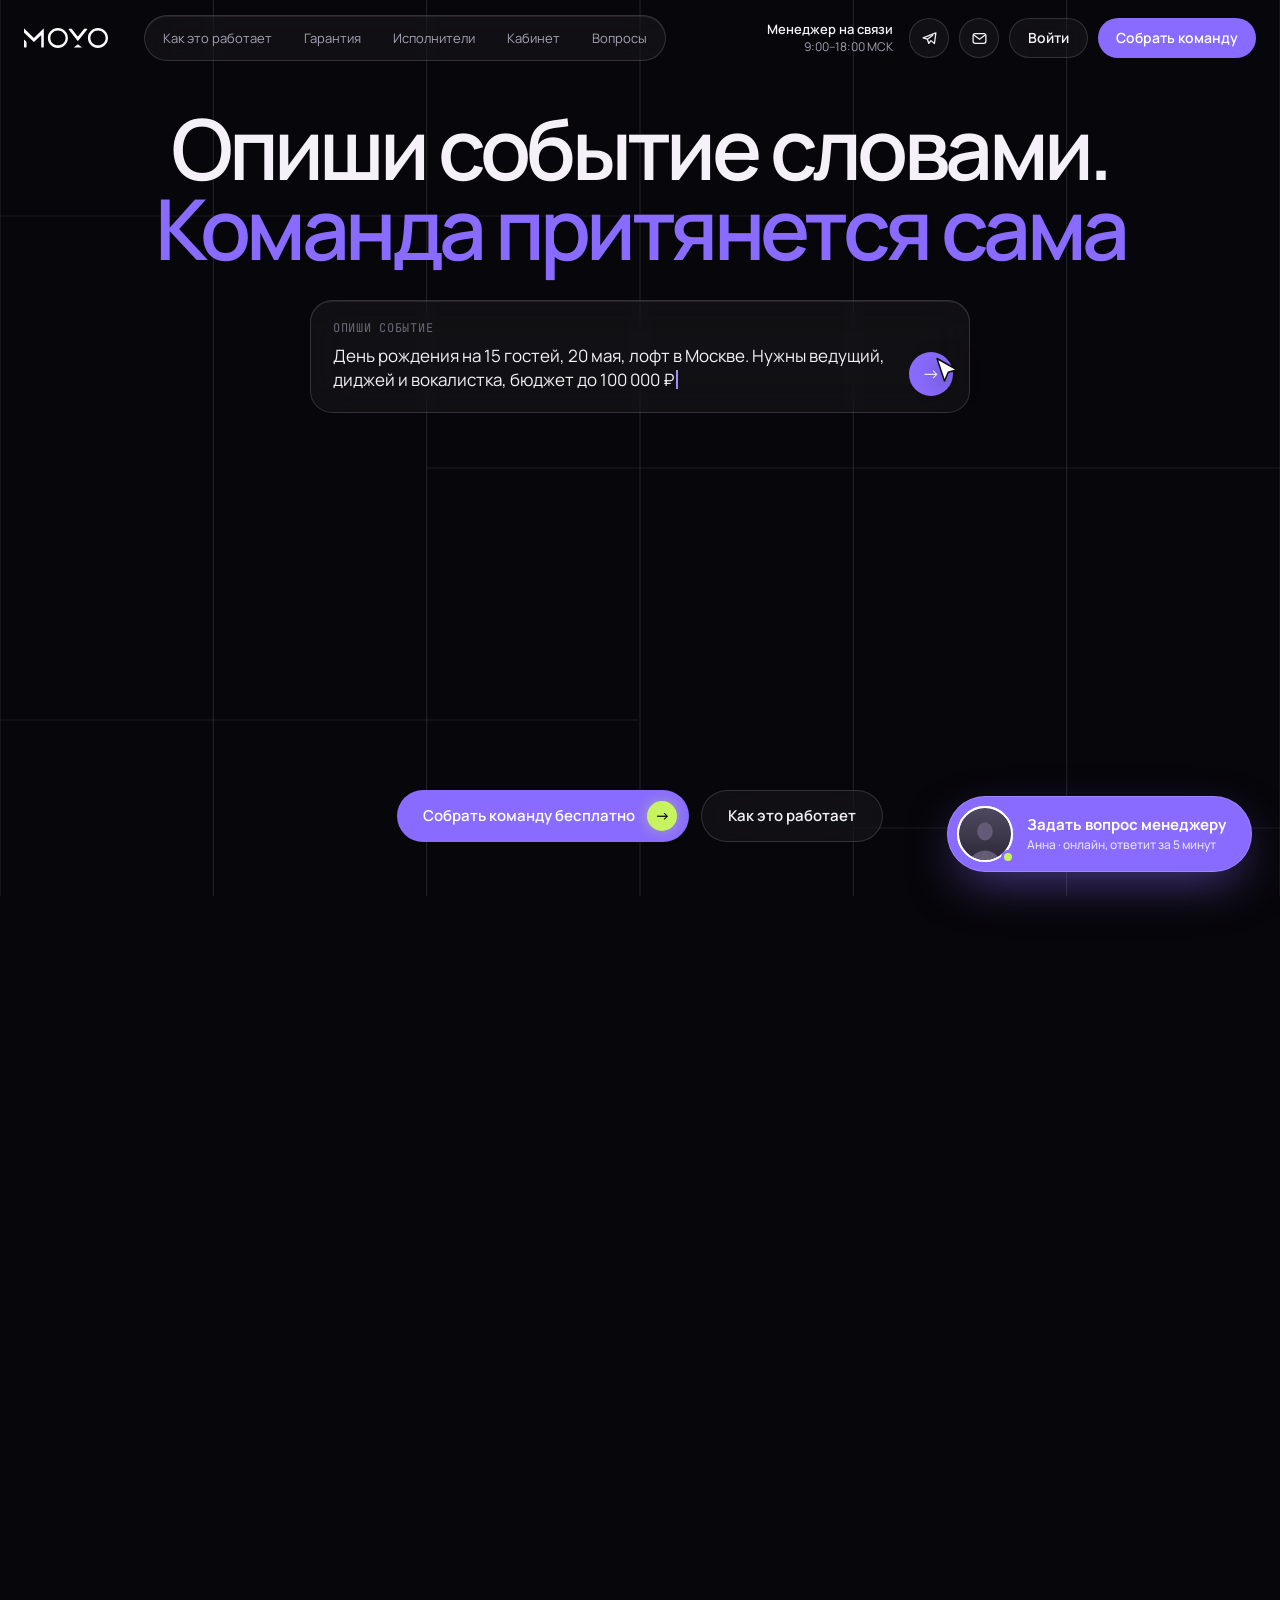
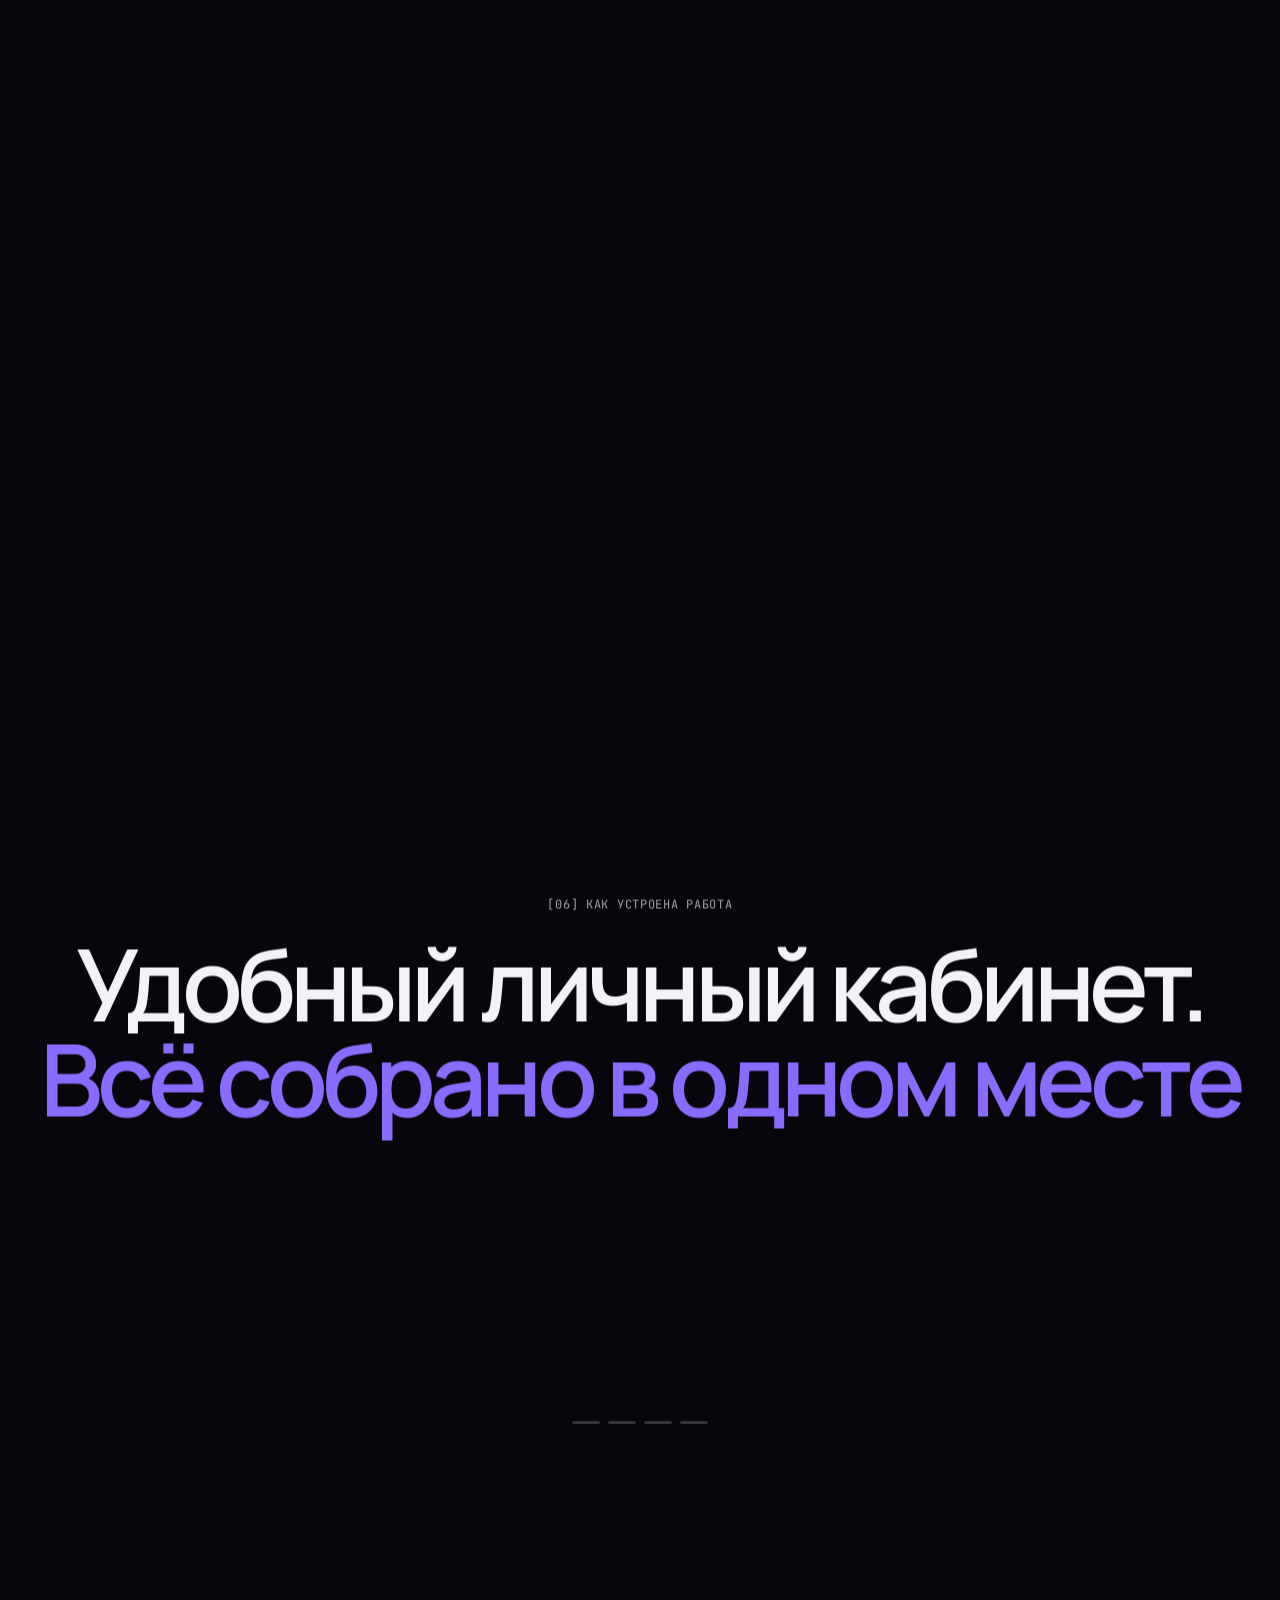
<file: zakazchik.html>
<!doctype html>
<html lang="ru">
<head>
<meta charset="utf-8">
<meta name="viewport" content="width=device-width,initial-scale=1">
<title>MOYO для заказчиков — команда на событие с гарантией</title>
<link rel="preconnect" href="https://fonts.googleapis.com"><link rel="preconnect" href="https://fonts.gstatic.com" crossorigin>
<link href="https://fonts.googleapis.com/css2?family=Manrope:wght@400;500;600;700&family=JetBrains+Mono:wght@400;500&display=swap" rel="stylesheet">
<link rel="stylesheet" href="assets/moyo.css?v=14">
<style>
/* совместимость со старыми блоками (кабинет, FAQ, футер, чат, модалка) */
:root{--card:#131118;--card2:#1A1820;--mut:var(--text-2);--mut2:var(--text-3);--line2:var(--line-2);--grad:var(--accent);--disp:var(--sans);--body:var(--sans);--m:var(--accent)}
h1,h2,h3{font-weight:600;letter-spacing:-.04em;line-height:1.04}
.lead{font-size:18px;color:var(--text-2);max-width:560px}
.eyebrow{display:inline-flex;align-items:center;gap:8px;height:32px;padding:0 14px;border-radius:var(--r-pill);font-size:13px;font-weight:500;color:var(--text-2);border:1px solid var(--line-2);background:var(--glass);backdrop-filter:blur(var(--blur))}
.eyebrow i{width:6px;height:6px;border-radius:50%;background:var(--lime);box-shadow:0 0 10px var(--lime-glow)}
.btn-o{background:var(--glass);border:1px solid var(--line-2)}
.btn-o:hover{border-color:rgba(255,255,255,.3)}
.cta-row{display:flex;gap:12px}
.sec{position:relative;padding:140px 0}
.sec-head{display:flex;flex-direction:column;gap:18px;margin-bottom:56px}
.sec-head.c{align-items:center;text-align:center}
main,footer{position:relative;z-index:2}

/* сквозной фон: прямые вертикали и горизонтали */
.bgfx{position:fixed;inset:0;z-index:0;pointer-events:none}
/* перетекание блоков */
.flow-in{will-change:opacity,transform}

/* ===== HEADER ===== */
.hdr{position:fixed;top:0;left:0;right:0;z-index:50;transition:background .4s,border-color .4s;border-bottom:1px solid transparent}
.hdr.scrolled{background:rgba(7,6,10,.72);backdrop-filter:blur(18px);border-bottom-color:var(--line)}
.hdr .wrap{display:flex;align-items:center;height:76px;gap:36px;padding:0 24px}
.hdr .logo img{height:20px;display:block}
.nav{display:flex;gap:4px;padding:4px;border-radius:var(--r-pill)}
.nav a{padding:8px 14px;border-radius:var(--r-pill);font-size:13px;color:var(--text-2);transition:color .2s,background .2s}
.nav a:hover{color:var(--text);background:rgba(255,255,255,.06)}
.hdr-r{margin-left:auto;display:flex;align-items:center;gap:10px}
.hdr .mgr{font-size:12px;color:var(--text-2);text-align:right;line-height:1.35;margin-right:6px}
.hdr .mgr b{display:block;color:var(--text);font-weight:600;font-size:13px}
.hdr .ibtn{width:40px;height:40px}

/* ===== 01 HERO: при открытии курсор один раз собирает анкету ===== */
.hero{position:relative;height:100vh;min-height:880px}
.hero .pin{position:relative;height:100%;overflow:hidden}
.hv{position:absolute;inset:0}
.hero h1{position:absolute;left:0;right:0;text-align:center;letter-spacing:-.055em;line-height:.95;z-index:3}
.h-cta{position:absolute;left:0;right:0;display:flex;justify-content:center;gap:12px;z-index:5}
.plate{padding:20px 22px;border-radius:var(--r-m)}
.plate .label{display:block;margin-bottom:12px}
.plate p{font-size:15px;color:var(--text-2);line-height:1.5}
.plate p b{color:var(--text);font-weight:600}
.plate .n{font-size:44px;font-weight:600;letter-spacing:-.05em;line-height:1;margin-bottom:6px}
.h-toast{display:flex;gap:12px;align-items:center;padding:12px 16px 12px 12px;border-radius:16px;font-size:13px}
.h-toast .av{width:34px;height:34px;border-radius:10px;display:grid;place-items:center;background:var(--accent);flex:none;font-size:14px}
.h-toast b{display:block;font-size:13px;font-weight:600}
.h-toast small{color:var(--text-2);font-size:12px}
.pop{opacity:0;transform:translateY(12px) scale(.97);transition:opacity .6s var(--ease),transform .6s var(--ease)}
.pop.on{opacity:1;transform:none}
/* карточка анкеты */
.sc{position:absolute;inset:0;border-radius:22px;background:var(--surface);border:1px solid var(--line-2);overflow:hidden}
.sc-ph{position:absolute;left:0;right:0;top:0;height:240px}
.sc-ph svg{width:100%;height:100%;display:block}
.sc-nm{position:absolute;left:18px;right:18px;top:252px}
.sc-nm b{display:block;font-size:20px;font-weight:600;letter-spacing:-.03em}
.sc-nm small{font-size:13px;color:var(--text-2)}
.sc-tg{position:absolute;left:18px;top:308px;display:flex;gap:6px}
.sc-pr{position:absolute;left:18px;right:14px;top:352px;display:flex;justify-content:space-between;align-items:center}
.sc-pr b{font-size:17px;font-weight:600;letter-spacing:-.02em}

/* опиши событие → AI собирает команду */
.hv1 h1{top:108px;font-size:84px}
.hv1 .h-cta{top:790px}
.tm .mt{position:absolute;left:10px;top:10px;z-index:2;padding:5px 10px;border-radius:99px;background:var(--lime);color:#10120A;font-size:11px;font-weight:700;opacity:0;transform:translateY(-6px) scale(.9);transition:all .5s .2s var(--ease)}
.tm.snap .mt{opacity:1;transform:none}
.ask{position:absolute;left:50%;top:300px;width:660px;margin-left:-330px;padding:18px 74px 18px 22px;border-radius:22px;z-index:5;min-height:94px}
.ask .label{display:block;margin-bottom:6px}
.ask .tx{font-size:17px;line-height:1.45;color:var(--text);min-height:50px}
.ask .tx i{display:inline-block;width:2px;height:19px;margin-left:2px;vertical-align:-3px;background:var(--accent-hi);animation:caret 1s steps(2) infinite}
@keyframes caret{50%{opacity:0}}
.ask .send{position:absolute;right:16px;bottom:16px;width:44px;height:44px;border-radius:50%;display:grid;place-items:center;background:var(--accent);color:#fff;font-size:18px;transition:transform .2s,background .2s}
.ask .send.hit{transform:scale(.86);background:var(--accent-hi)}
.ai{position:absolute;left:50%;top:420px;width:660px;margin-left:-330px;display:flex;align-items:center;gap:10px;font-size:14px;color:#CFC8FF;z-index:5;opacity:0;transition:opacity .4s}
.ai.on{opacity:1}
.ai i{width:16px;height:16px;border-radius:50%;border:2px solid rgba(185,177,255,.3);border-top-color:#B9B1FF;animation:spin 1s linear infinite}
.ai.done i{animation:none;border-color:var(--ok);background:var(--ok)}
.team{position:absolute;left:50%;top:478px;width:0;height:0;z-index:4}
.tm{position:absolute;left:-90px;top:0;width:180px;height:236px;border-radius:18px;overflow:hidden;background:var(--surface);border:1px solid var(--line-2);opacity:0;will-change:transform}
.tm .ph{height:148px}.tm .ph svg{width:100%;height:100%;display:block}
.tm .in{padding:10px 14px}
.tm b{display:block;font-size:15px;font-weight:600;letter-spacing:-.02em}
.tm small{display:block;font-size:12px;color:var(--text-2)}
.tm .pr{display:block;margin-top:6px;font-size:13px;font-weight:600}
.tm .fl{position:absolute;inset:0;border-radius:18px;box-shadow:inset 0 0 0 2px var(--accent-hi),0 0 30px 2px var(--accent-glow);opacity:0;pointer-events:none}
.tm.snap .fl{animation:pflash .8s ease-out}
@keyframes pflash{0%{opacity:1}100%{opacity:0}}
.tsum{position:absolute;left:0;right:0;top:708px;display:flex;justify-content:center;z-index:5}
.tsum .chip{color:var(--text)}
.hcur{position:absolute;left:0;top:0;width:30px;height:30px;z-index:9;pointer-events:none;filter:drop-shadow(0 6px 12px rgba(0,0,0,.6));transform-origin:4px 2px;transition:opacity .4s}
.hv1 .side{position:absolute;width:260px;z-index:5}
.hv1 .side.r{left:calc(50% + 330px)}.hv1 .side.l{right:calc(50% + 330px)}

/* ===== 02 STEPS: карточки вокруг столба света ===== */
.steps{height:520vh;position:relative}
.steps .pin{position:sticky;top:0;height:100vh;overflow:hidden}
.col-light{position:absolute;left:50%;top:0;bottom:0;width:340px;margin-left:-170px;background:linear-gradient(90deg,transparent,rgba(138,107,255,.10) 30%,rgba(214,204,255,.30) 50%,rgba(138,107,255,.10) 70%,transparent);-webkit-mask:linear-gradient(180deg,transparent,#000 18%,#000 82%,transparent);mask:linear-gradient(180deg,transparent,#000 18%,#000 82%,transparent);filter:blur(4px)}
.col-core{position:absolute;left:50%;top:6%;bottom:6%;width:2px;margin-left:-1px;background:linear-gradient(180deg,transparent,rgba(230,222,255,.85),transparent);box-shadow:0 0 24px 4px var(--accent-glow)}
.col-pool{position:absolute;left:50%;bottom:4%;width:640px;height:120px;margin-left:-320px;border-radius:50%;background:radial-gradient(closest-side,rgba(176,160,255,.35),transparent)}
#colDust{position:absolute;inset:0;width:100%;height:100%}
.st-title{position:absolute;left:0;right:0;top:50%;text-align:center;z-index:30;will-change:transform}
.st-title h2{font-size:80px;letter-spacing:-.05em}
.st-title .label{display:block;margin-bottom:18px}
.orbit{position:absolute;inset:0;perspective:1600px}
.ocard{position:absolute;left:50%;top:56%;width:440px;margin:-150px 0 0 -220px;padding:28px;border-radius:var(--r-l);will-change:transform,opacity}
.ocard .top{display:flex;justify-content:space-between;align-items:flex-start;margin-bottom:18px}
.ocard .ic{width:84px;height:84px}
.ocard h3{font-size:30px;margin-bottom:10px}
.ocard p{font-size:15px;color:var(--text-2)}
.ocard .chip{margin-top:18px}
.st-cta{position:absolute;left:0;right:0;bottom:7%;display:flex;justify-content:center;z-index:31;opacity:0;transition:opacity .5s}
.st-cta.on{opacity:1}
.st-dots{position:absolute;left:50%;bottom:calc(7% + 74px);transform:translateX(-50%);display:flex;gap:8px;z-index:31}
.st-dots i{width:24px;height:3px;border-radius:2px;background:rgba(255,255,255,.15);transition:background .4s}
.st-dots i.on{background:var(--accent)}

/* ===== 04 PEOPLE: диско-шар ===== */
.people{position:relative;padding:120px 0 120px;overflow:hidden}
.pp-head{display:grid;grid-template-columns:1fr 380px;align-items:end;gap:40px;margin-bottom:-20px;position:relative;z-index:3}
.pp-head .btn{margin-top:22px}
.pp-head h2{font-size:72px;letter-spacing:-.055em}
.pp-head p{color:var(--text-2);font-size:17px}
.disco{position:relative;height:860px;user-select:none}
.cable{position:absolute;left:50%;top:-200px;width:1px;height:315px;background:linear-gradient(180deg,transparent,rgba(255,255,255,.5));}
.cap{position:absolute;left:50%;top:110px;width:26px;height:16px;margin-left:-13px;border-radius:4px 4px 8px 8px;background:#2A2734;border:1px solid var(--line-2)}
.sph-wrap{position:absolute;left:50%;top:96px;width:680px;height:680px;margin-left:-340px;perspective:1400px;cursor:grab}
.sph-wrap:active{cursor:grabbing}
.sph{position:absolute;left:50%;top:50%;width:0;height:0;transform-style:preserve-3d}
.tile{position:absolute;left:0;top:0;border-radius:8px;backface-visibility:hidden;cursor:pointer;border:1px solid rgba(255,255,255,.12);transition:filter .2s,border-color .2s}
.tile:hover{filter:brightness(1.5);border-color:var(--accent)}
.sph-shade{position:absolute;left:50%;top:116px;width:640px;height:640px;margin-left:-320px;border-radius:50%;pointer-events:none;background:radial-gradient(circle at 36% 28%,rgba(255,255,255,.10),transparent 30%,transparent 55%,rgba(7,6,10,.65) 78%,transparent 80%)}
.sph-glow{position:absolute;left:50%;top:436px;width:980px;height:980px;margin:-490px 0 0 -490px;border-radius:50%;background:radial-gradient(closest-side,rgba(138,107,255,.22),transparent);pointer-events:none}
.glint{position:absolute;width:14px;height:14px;margin:-7px;pointer-events:none;animation:glint 3s ease-in-out infinite}
.glint svg{width:100%;height:100%}
@keyframes glint{0%,100%{opacity:0;transform:scale(.4) rotate(0)}50%{opacity:1;transform:scale(1) rotate(45deg)}}
.flare{position:absolute;width:90px;height:16px;margin:-8px -45px;border-radius:50%;background:radial-gradient(closest-side,rgba(214,204,255,.55),transparent);pointer-events:none;filter:blur(2px)}
.pp-foot{display:flex;justify-content:center;align-items:center;gap:22px;margin-top:-10px;position:relative;z-index:3}
.pp-foot .label{color:var(--text-2)}

/* modal */
.modal{position:fixed;inset:0;z-index:80;display:grid;place-items:center;background:rgba(5,4,8,.7);backdrop-filter:blur(10px);opacity:0;pointer-events:none;transition:opacity .35s}
.modal.on{opacity:1;pointer-events:auto}
.mbox{width:920px;display:grid;grid-template-columns:380px 1fr;border-radius:28px;overflow:hidden;background:var(--card);border:1px solid var(--line2);transform:translateY(20px) scale(.97);transition:transform .45s cubic-bezier(.2,.9,.25,1.1)}
.modal.on .mbox{transform:none}
.mbox .ph{height:560px}.mbox .ph svg{width:100%;height:100%;display:block}
.mbox .info{padding:36px;display:flex;flex-direction:column;gap:16px;position:relative}
.mbox h3{font-size:28px}
.mbox .role{color:var(--mut);margin-top:-8px}
.mbox .about{font-size:15px;color:#CFCBDD}
.mbox .srv{display:flex;flex-direction:column;gap:8px}
.mbox .srv div{display:flex;justify-content:space-between;padding:12px 14px;border-radius:12px;background:rgba(255,255,255,.04);border:1px solid var(--line);font-size:14px}
.mbox .srv b{font-weight:600}
.mbox .x{position:absolute;right:20px;top:20px;width:40px;height:40px;border-radius:12px;border:1px solid var(--line2);font-size:20px}
.mbox .note{font-size:12px;color:var(--mut2)}


.mbox{background:var(--surface)}
.mbox .tags,.pc-tags{display:flex;gap:6px;flex-wrap:wrap}
.pc-tags span{display:inline-flex;height:26px;align-items:center;padding:0 10px;border-radius:8px;font-size:12px;background:rgba(255,255,255,.06);color:var(--text-2)}

/* ===== INSIDE (features) ===== */
.inside{padding:140px 0;position:relative}
.inside h2{font-size:64px;letter-spacing:-.05em}
.inside .sec-head{margin-bottom:34px}
.ins-grid{position:relative;display:flex;flex-direction:column;align-items:center;gap:28px}
.inside .lead{color:var(--text-2);font-size:18px;max-width:560px}
.flist{display:flex;justify-content:center;gap:8px;padding:6px;border-radius:var(--r-pill);border:1px solid var(--line);background:rgba(255,255,255,.025)}
.fi{position:relative;height:46px;padding:0 22px;border-radius:var(--r-pill);font-size:15px;font-weight:600;color:var(--text-2);overflow:hidden;transition:background .4s,color .4s}
.fi:hover{color:var(--text)}
.fi.on{background:var(--accent-a12);color:var(--text);box-shadow:inset 0 0 0 1px var(--accent-a30)}
.fi .prog{position:absolute;left:18px;bottom:0;max-width:calc(100% - 36px);height:2px;width:0;background:var(--accent)}
.fi.on .prog{animation:fprog 9s linear forwards}
.flist.stop .fi.on .prog{animation:none;width:0}
@keyframes fprog{to{width:calc(100% - 36px)}}
.flist:not(.vis) .fi.on .prog{animation-play-state:paused}
.device{position:relative;width:800px;height:520px;border-radius:24px;background:#100E17;border:1px solid var(--line2);box-shadow:0 40px 120px -30px rgba(123,108,255,.45);overflow:hidden}
.dbar{height:52px;display:flex;align-items:center;gap:16px;padding:0 22px;border-bottom:1px solid var(--line)}
.dbar img{height:14px;opacity:.9}
.dbar .tabs{display:flex;gap:6px;margin-left:16px}
.dbar .tabs span{font-size:12px;padding:6px 12px;border-radius:99px;color:var(--mut);transition:all .4s}
.dbar .tabs span.on{background:rgba(255,255,255,.08);color:var(--text)}
.dbar .me{margin-left:auto;width:28px;height:28px;border-radius:50%;background:var(--grad)}
.scr{position:absolute;left:0;right:0;top:52px;bottom:0;padding:24px;opacity:0;transform:translateY(14px);transition:opacity .5s,transform .6s cubic-bezier(.2,.8,.2,1);pointer-events:none}
.scr.on{opacity:1;transform:none;pointer-events:auto}
.scr h4{font-size:18px;font-weight:600;margin-bottom:4px}
.scr .sub{font-size:13px;color:var(--mut);margin-bottom:18px}
.chips{display:flex;gap:8px;margin-bottom:16px}
.chips span{font-size:12px;padding:6px 12px;border-radius:99px;border:1px solid var(--line2);color:#D9D5E8}
.chips span.a{background:#fff;color:#0B0A10;border-color:#fff}
.vac{display:grid;grid-template-columns:1fr auto auto;gap:18px;align-items:center;padding:16px 18px;border-radius:16px;background:rgba(255,255,255,.035);border:1px solid var(--line);margin-bottom:10px}
.vac b{font-size:15px;font-weight:600;display:block}
.vac small{font-size:12px;color:var(--mut)}
.vac .pr{font-family:var(--disp);font-weight:700;font-size:15px}
.vac .go{height:38px;padding:0 16px;border-radius:10px;background:rgba(255,255,255,.08);font-size:13px;font-weight:600;min-width:160px;position:relative;overflow:hidden}
.vac .go.first{background:#fff;color:#0B0A10}
.scr.on .vac .go.first .t1{animation:goOut .3s 1.9s forwards}
.vac .go .t2{position:absolute;inset:0;display:grid;place-items:center;background:var(--ok);color:#06150E;transform:translateY(100%)}
.scr.on .vac .go.first .t2{animation:goIn .4s 1.9s cubic-bezier(.2,.9,.25,1.2) forwards}
@keyframes goOut{to{opacity:0}}
@keyframes goIn{to{transform:none}}
.cursor{position:absolute;width:22px;height:22px;z-index:5;left:560px;top:400px;opacity:0;pointer-events:none}
.scr.on .cursor{animation:cur 2.6s .4s cubic-bezier(.4,0,.2,1) forwards}
@keyframes cur{0%{opacity:0;transform:translate(0,0)}15%{opacity:1}60%{transform:translate(-36px,-262px)}68%{transform:translate(-36px,-262px) scale(.82)}76%,100%{opacity:1;transform:translate(-36px,-262px)}}
.vac{opacity:0;transform:translateY(10px)}
.scr.on .vac{animation:up .5s cubic-bezier(.2,.8,.2,1) forwards}
.scr.on .vac:nth-child(2){animation-delay:.1s}.scr.on .vac:nth-child(3){animation-delay:.2s}.scr.on .vac:nth-child(4){animation-delay:.3s}
@keyframes up{to{opacity:1;transform:none}}

.pf-grid{display:grid;grid-template-columns:repeat(4,1fr);gap:10px}
.pf{border-radius:14px;overflow:hidden;background:rgba(255,255,255,.035);border:1px solid var(--line);opacity:0;transform:translateY(10px)}
.scr.on .pf{animation:up .5s cubic-bezier(.2,.8,.2,1) forwards}
.pf .im{height:84px;position:relative}.pf .im svg{width:100%;height:100%;display:block}
.pf .hrt{position:absolute;right:8px;top:8px;width:28px;height:28px;border-radius:50%;display:grid;place-items:center;background:rgba(7,6,10,.6);font-size:13px}
.pf .hrt.on{color:var(--accent-hi)}
.pf div.t{padding:8px 10px 10px;font-size:12px;color:var(--mut)}
.pf div.t b{display:block;font-size:13px;color:var(--text);font-weight:600}
.pf div.t em{font-style:normal;color:var(--text);font-weight:600}
.ch2{display:grid;grid-template-columns:220px 1fr;gap:18px}
.chl{display:flex;flex-direction:column;gap:6px}
.chl div{display:grid;grid-template-columns:36px 1fr auto;gap:10px;align-items:center;padding:8px 10px;border-radius:12px;font-size:12px;color:var(--mut)}
.chl div.on{background:rgba(255,255,255,.06)}
.chl i{width:36px;height:36px;border-radius:50%;overflow:hidden;display:block}.chl i svg{width:100%;height:100%;display:block}
.chl b{display:block;font-size:13px;color:var(--text);font-weight:600}
.chl em{font-style:normal;min-width:18px;height:18px;padding:0 5px;border-radius:9px;background:var(--accent);color:#fff;font-size:11px;display:grid;place-items:center}
.req{padding:16px 18px;border-radius:16px 16px 16px 4px;background:rgba(255,255,255,.06);font-size:14px;max-width:440px;margin-bottom:14px}
.req small{display:block;color:var(--mut);font-size:12px;margin-bottom:4px}
.ai-line{display:flex;align-items:center;gap:10px;font-size:13px;color:#CFC8FF;margin-bottom:16px}
.ai-line i{width:18px;height:18px;border-radius:50%;border:2px solid rgba(185,177,255,.3);border-top-color:#B9B1FF;animation:spin 1s linear infinite}
.scr.on .ai-line i{animation:spin 1s linear 2 forwards}
.picks{display:flex;gap:10px}
.pick{width:116px;border-radius:14px;overflow:hidden;background:var(--card2);border:1px solid var(--line);opacity:0;transform:scale(.9)}
.pick .im{height:110px}.pick .im svg{width:100%;height:100%;display:block}
.pick div{padding:8px 10px;font-size:12px}
.pick div b{display:block;font-size:13px;font-weight:600}
.scr.on .pick{animation:pop .5s cubic-bezier(.2,.9,.25,1.2) forwards}
.scr.on .pick:nth-child(1){animation-delay:.9s}.scr.on .pick:nth-child(2){animation-delay:1s}.scr.on .pick:nth-child(3){animation-delay:1.1s}.scr.on .pick:nth-child(4){animation-delay:1.2s}.scr.on .pick:nth-child(5){animation-delay:1.3s}
@keyframes pop{to{opacity:1;transform:none}}
.pick.mine{border:2px solid var(--accent);box-shadow:0 0 30px -6px var(--accent-glow)}
.invite{position:absolute;right:24px;bottom:24px;width:330px;padding:18px;border-radius:18px;background:rgba(36,32,50,.92);backdrop-filter:blur(12px);border:1px solid var(--line2);box-shadow:0 20px 50px -10px rgba(0,0,0,.7);opacity:0;transform:translateY(20px)}
.scr.on .invite{animation:up .6s 2.1s cubic-bezier(.2,.9,.25,1.15) forwards}
.invite b{display:block;font-size:15px;margin:6px 0 4px}
.invite small{color:var(--mut);font-size:13px}
.invite .bt{display:flex;gap:8px;margin-top:14px}
.invite .bt span{flex:1;text-align:center;padding:9px;border-radius:10px;font-size:13px;font-weight:600;background:rgba(255,255,255,.08)}
.invite .bt span:first-child{background:#fff;color:#0B0A10}
.invite .tag{font-size:11px;text-transform:uppercase;letter-spacing:.08em;color:#CFC8FF}

.cal{display:grid;grid-template-columns:1fr 230px;gap:20px}
.cgrid{display:grid;grid-template-columns:repeat(7,1fr);gap:6px}
.cgrid .dn{font-size:11px;color:var(--mut2);text-align:center;padding-bottom:4px}
.cgrid .d{height:54px;border-radius:10px;background:rgba(255,255,255,.03);font-size:12px;padding:6px 8px;color:var(--mut);position:relative;overflow:hidden}
.cgrid .d.e{background:none}
.cgrid .d.b{color:#fff;opacity:0}
.cgrid .d.b::before{content:"";position:absolute;inset:0;background:var(--grad);opacity:.85}
.cgrid .d.b span{position:relative;display:block}
.cgrid .d.b em{position:relative;display:block;font-style:normal;font-size:10px;line-height:1.2;margin-top:4px;font-weight:600}
.cgrid .d.h{border:1px dashed rgba(185,177,255,.5);color:#CFC8FF}
.scr.on .cgrid .d.b{animation:pop .5s cubic-bezier(.2,.9,.25,1.2) forwards}
.upc{display:flex;flex-direction:column;gap:10px}
.upc div{padding:12px 14px;border-radius:14px;background:rgba(255,255,255,.04);border:1px solid var(--line);font-size:13px}
.upc b{display:block;font-size:14px;font-weight:600}
.upc small{color:var(--ok);font-size:12px}
.upc .lbl{font-size:12px;color:var(--mut);text-transform:uppercase;letter-spacing:.06em;background:none;border:0;padding:0 0 2px}

.chat{display:flex;flex-direction:column;gap:10px}
.msg{max-width:70%;padding:12px 16px;border-radius:16px;font-size:14px;opacity:0;transform:translateY(10px)}
.msg.l{background:rgba(255,255,255,.06);border-bottom-left-radius:4px;align-self:flex-start}
.msg.r{background:var(--accent);border-bottom-right-radius:4px;align-self:flex-end}
.msg small{display:block;font-size:11px;opacity:.6;margin-bottom:2px}
.sys{align-self:center;display:flex;align-items:center;gap:10px;padding:12px 18px;border-radius:14px;font-size:13px;background:rgba(255,255,255,.03);border:1px solid var(--line2);opacity:0;transform:translateY(10px)}
.sys .ck{width:22px;height:22px;border-radius:50%;display:grid;place-items:center;background:rgba(198,243,94,.15);color:var(--ok);font-size:12px}
.sys.lockd{border-color:rgba(185,177,255,.45);background:rgba(123,108,255,.1)}
.sys.lockd .ck{background:var(--grad);color:#fff}
.scr.on .chat>*{animation:up .5s cubic-bezier(.2,.8,.2,1) forwards}
.scr.on .chat>*:nth-child(2){animation-delay:.5s}.scr.on .chat>*:nth-child(3){animation-delay:1s}.scr.on .chat>*:nth-child(4){animation-delay:1.5s}.scr.on .chat>*:nth-child(5){animation-delay:2s}
.scr.on .chat>*{animation:up .5s cubic-bezier(.2,.8,.2,1) forwards}
.scr.on .chat>*:nth-child(1){animation-delay:.2s}.scr.on .chat>*:nth-child(2){animation-delay:.8s}.scr.on .chat>*:nth-child(3){animation-delay:1.4s}.scr.on .chat>*:nth-child(4){animation-delay:2s}.scr.on .chat>*:nth-child(5){animation-delay:2.6s}.scr.on .chat>*:nth-child(6){animation-delay:3.2s}

.fi .prog{display:none}
.dbar .tabs span{cursor:pointer}
.device{box-shadow:0 40px 120px -40px rgba(138,107,255,.4)}


/* ===== 06 REF ===== */
.ref{position:relative;padding:140px 0}
.ref h2{font-size:64px;letter-spacing:-.05em}
.r-grid{display:grid;grid-template-columns:290px 1fr 290px;gap:30px;align-items:center}
.r-col{display:flex;flex-direction:column;gap:16px}
.rc{padding:24px;border-radius:var(--r-m)}
.rc .v{font-size:46px;font-weight:600;letter-spacing:-.05em;line-height:1;margin:6px 0 10px}
.rc p{font-size:14px;color:var(--text-2)}
.rc .label{display:block}
.rc.link .fld{display:flex;align-items:center;justify-content:space-between;gap:8px;margin:14px 0 14px;padding:6px 6px 6px 14px;border-radius:12px;background:rgba(0,0,0,.3);border:1px solid var(--line-2);font-family:var(--mono);font-size:12px;color:var(--text-2)}
.rc.link .fld button{height:30px;padding:0 12px;border-radius:8px;background:rgba(255,255,255,.08);font-family:var(--sans);font-size:12px;font-weight:600;color:var(--text)}
.net{position:relative;width:560px;height:520px;margin:0 auto}
.net svg{position:absolute;inset:0;width:100%;height:100%;overflow:visible}
.net .ln{fill:none;stroke:rgba(255,255,255,.16);stroke-width:1}
.nd{position:absolute;width:0;height:0}
.nd .b{position:absolute;transform:translate(-50%,-50%);display:flex;align-items:center;gap:10px;padding:6px 14px 6px 6px;border-radius:99px;white-space:nowrap;font-size:13px;font-weight:600}
.nd .b i{width:30px;height:30px;border-radius:50%;flex:none;background:linear-gradient(160deg,#3D3652,#25222F);border:1px solid var(--line-2)}
.nd small{display:block;font-family:var(--mono);font-size:10px;font-weight:400;color:var(--accent-hi);letter-spacing:.04em}
.core{position:absolute;left:50%;top:50%;width:132px;height:132px;margin:-66px;border-radius:50%;display:grid;place-items:center;text-align:center;background:var(--accent);box-shadow:0 0 0 12px rgba(138,107,255,.12),0 0 0 28px rgba(138,107,255,.06),0 0 90px 10px var(--accent-glow)}
.core b{font-size:26px;font-weight:600;letter-spacing:-.03em;display:block}
.core small{font-size:12px;opacity:.85}
.pop50{position:absolute;left:50%;top:50%;padding:6px 10px;border-radius:99px;background:#fff;color:#0B0A10;font-weight:700;font-size:13px;opacity:0;pointer-events:none;z-index:3}
.pop50.go{animation:p50 1.6s var(--ease)}
@keyframes p50{0%{opacity:0;transform:translate(-50%,-10px)}20%{opacity:1}100%{opacity:0;transform:translate(-50%,-110px)}}
.ref .cta-row{justify-content:center;margin-top:40px}

/* ===== FAQ ===== */
.faq .wrap{display:grid;grid-template-columns:420px 1fr;gap:60px}
.faq h2{font-size:42px;margin:22px 0 20px}
.qa{border-bottom:1px solid var(--line)}
.qa button{width:100%;text-align:left;display:flex;justify-content:space-between;align-items:center;gap:20px;padding:26px 0;font-size:19px;font-weight:600}
.qa button i{flex:none;width:32px;height:32px;border-radius:50%;border:1px solid var(--line2);position:relative;transition:transform .4s,background .3s}
.qa button i::before,.qa button i::after{content:"";position:absolute;left:50%;top:50%;width:12px;height:1.6px;background:currentColor;transform:translate(-50%,-50%)}
.qa button i::after{transform:translate(-50%,-50%) rotate(90deg);transition:transform .4s}
.qa.on button i{background:#fff;color:#0B0A10}
.qa.on button i::after{transform:translate(-50%,-50%) rotate(0)}
.qa .a{display:grid;grid-template-rows:0fr;transition:grid-template-rows .5s cubic-bezier(.2,.8,.2,1)}
.qa.on .a{grid-template-rows:1fr}
.qa .a>div{overflow:hidden}
.qa .a p{padding:0 60px 26px 0;color:var(--mut);font-size:16px}


.faq h2{font-size:56px}

/* ===== 08 FINAL: сцена ===== */
.final{position:relative;height:100vh;min-height:860px;overflow:hidden;text-align:center}
.truss{position:absolute;left:8%;right:8%;top:70px;height:14px;border-top:1px solid rgba(255,255,255,.25);border-bottom:1px solid rgba(255,255,255,.25);background:repeating-linear-gradient(60deg,transparent 0 10px,rgba(255,255,255,.14) 10px 11px)}
.fbeam{position:absolute;top:84px;width:420px;height:760px;margin-left:-210px;transform-origin:50% 0;clip-path:polygon(47% 0,53% 0,100% 100%,0 100%);background:linear-gradient(180deg,rgba(214,204,255,.42),rgba(138,107,255,.10) 70%,transparent);filter:blur(6px);animation:fsw 7s ease-in-out infinite}
.fbeam.b1{left:22%;--r:-24deg;transform:rotate(-24deg)}.fbeam.b2{left:50%;--r:0deg;opacity:.8;animation-delay:-2s}.fbeam.b3{left:78%;--r:24deg;transform:rotate(24deg);animation-delay:-4s}
@keyframes fsw{0%,100%{transform:rotate(var(--r))}50%{transform:rotate(calc(var(--r) * .7))}}
.fbeam::before{content:"";position:absolute;left:50%;top:-8px;width:34px;height:18px;margin-left:-17px;border-radius:0 0 10px 10px;background:#1A1820;border:1px solid var(--line-2)}
.stage{position:absolute;left:50%;bottom:-120px;width:1180px;height:330px;margin-left:-590px;border-radius:50%;background:radial-gradient(closest-side,rgba(138,107,255,.22),rgba(19,17,24,.95) 70%);border-top:1px solid rgba(255,255,255,.22)}
.stage::after{content:"";position:absolute;left:8%;right:8%;top:38px;height:1px;background:rgba(255,255,255,.08);border-radius:50%}
.mic{position:absolute;left:50%;bottom:168px;width:72px;height:196px;margin-left:-36px}
.final .in{position:relative;z-index:3;padding-top:130px}
.final h2{font-size:84px;letter-spacing:-.055em;line-height:.95;margin:22px 0 22px}
.final .lead{margin:0 auto 34px;text-align:center}
.final .cta-row{justify-content:center}

/* ===== HELPER WIDGET ===== */
.help{position:fixed;right:28px;bottom:28px;z-index:55;display:flex;align-items:center;gap:14px;height:76px;padding:0 26px 0 10px;border-radius:99px;background:var(--accent);color:#fff;box-shadow:0 18px 50px -12px var(--accent-glow),0 0 0 1px rgba(255,255,255,.18) inset;font-size:15px;font-weight:700;text-align:left;transition:transform .3s,background .3s}
.help:hover{transform:translateY(-3px);background:var(--accent-hi)}
.help small{display:block;font-size:12px;font-weight:500;color:rgba(255,255,255,.8)}
.help .mph{position:relative;width:56px;height:56px;border-radius:50%;flex:none;overflow:hidden;border:2px solid #fff;background:#2A2734}
.help .mph svg{width:100%;height:100%;display:block}
.help .ring{position:absolute;left:10px;top:10px;width:56px;height:56px;border-radius:50%;border:2px solid #fff;animation:hring 2.6s ease-out infinite;pointer-events:none}
@keyframes hring{0%{opacity:.7;transform:scale(1)}100%{opacity:0;transform:scale(1.55)}}
.help .dot-on{position:absolute;left:54px;top:54px;width:14px;height:14px;border-radius:50%;background:var(--ok);border:3px solid var(--accent);z-index:3}
.hbub{position:fixed;right:28px;bottom:118px;z-index:55;width:300px;padding:16px 40px 16px 18px;border-radius:18px 18px 4px 18px;background:#1B1824;border:1px solid var(--line-2);box-shadow:0 20px 50px -10px rgba(0,0,0,.7);font-size:14px;line-height:1.45;cursor:pointer;opacity:0;transform:translateY(10px);pointer-events:none;transition:all .5s var(--ease)}
.hbub.on{opacity:1;transform:none;pointer-events:auto}
.hbub b{display:block;font-size:13px;color:var(--accent-hi);margin-bottom:4px}
.hbub .x{position:absolute;right:12px;top:10px;font-size:18px;color:var(--text-3)}
.chatbox{position:fixed;right:28px;bottom:108px;z-index:56;width:380px;border-radius:24px;overflow:hidden;background:#15131D;border:1px solid var(--line2);box-shadow:0 30px 80px -20px rgba(0,0,0,.8);opacity:0;transform:translateY(16px) scale(.97);transform-origin:right bottom;pointer-events:none;transition:all .35s cubic-bezier(.2,.9,.25,1.1)}
.chatbox.on{opacity:1;transform:none;pointer-events:auto}
.cb-h{padding:18px 20px;display:flex;align-items:center;gap:12px;border-bottom:1px solid var(--line);background:linear-gradient(135deg,rgba(123,108,255,.18),rgba(194,79,176,.1))}
.cb-h .av{width:40px;height:40px;border-radius:50%;background:var(--grad);display:grid;place-items:center;font-weight:700}
.cb-h b{display:block;font-size:15px}
.cb-h small{font-size:12px;color:var(--mut)}
.cb-h .x{margin-left:auto;font-size:20px;color:var(--mut)}
.cb-b{padding:18px 20px;display:flex;flex-direction:column;gap:10px;height:280px;overflow-y:auto}
.cb-b .m{max-width:85%;padding:10px 14px;border-radius:14px;font-size:14px;background:rgba(255,255,255,.06);border-bottom-left-radius:4px}
.cb-b .m.u{align-self:flex-end;background:var(--accent);border-bottom-left-radius:14px;border-bottom-right-radius:4px}
.qq{display:flex;flex-wrap:wrap;gap:6px}
.qq button{font-size:12px;padding:7px 11px;border-radius:99px;border:1px solid var(--line2);color:#D9D5E8}
.qq button:hover{background:rgba(255,255,255,.06)}
.cb-f{display:flex;gap:8px;padding:12px;border-top:1px solid var(--line)}
.cb-f input{flex:1;height:44px;border-radius:12px;border:1px solid var(--line2);background:rgba(255,255,255,.04);color:var(--text);padding:0 14px;font:inherit;font-size:14px;outline:none}
.cb-f input:focus{border-color:rgba(185,177,255,.6)}
.cb-f button{width:44px;height:44px;border-radius:12px;background:#fff;color:#0B0A10;display:grid;place-items:center}
.cb-alt{display:flex;gap:8px;padding:0 12px 14px;font-size:12px;color:var(--mut)}
.cb-alt a{display:flex;align-items:center;gap:6px;padding:6px 10px;border-radius:10px;border:1px solid var(--line)}
.cb-alt a:hover{color:var(--text)}


.cb-h{background:rgba(138,107,255,.12)}
</style>
</head>
<body data-role="zakazchik">
<div class="bgfx" id="bgfx"></div>

<header class="hdr" id="hdr"><div class="wrap">
  <a href="index.html" class="logo"><img src="assets/logo.svg" alt="MOYO"></a>
  <nav class="nav glass">
    <a href="#steps">Как это работает</a><a href="#deal">Гарантия</a><a href="#people">Исполнители</a><a href="#inside">Кабинет</a><a href="#faq">Вопросы</a>
  </nav>
  <div class="hdr-r">
    <!-- ЗАГЛУШКА: заменить на реальные контакты -->
    <div class="mgr"><b>Менеджер на связи</b>9:00–18:00 МСК</div>
    <a class="ibtn" href="#" aria-label="Telegram"><svg width="17" height="17" viewBox="0 0 24 24" fill="none" stroke="currentColor" stroke-width="1.8" stroke-linejoin="round"><path d="M21 4 3 11l6 2 2 6 3-4 5 4 2-15Z"/><path d="m9 13 8-6"/></svg></a>
    <a class="ibtn" href="#" aria-label="Почта"><svg width="17" height="17" viewBox="0 0 24 24" fill="none" stroke="currentColor" stroke-width="1.8"><rect x="3" y="5" width="18" height="14" rx="3"/><path d="m4 7 8 6 8-6"/></svg></a>
    <a href="#" class="btn btn-g btn-s" data-auth="login">Войти</a>
    <a href="#final" data-auth="signup" class="btn btn-p btn-s">Собрать команду</a>
  </div>
</div></header>

<main id="top">

<!-- ============ 01 HERO ============ -->
<section class="hero" id="hero"><div class="pin">
  <div class="hv hv1">
    <h1>Опиши событие словами.<br><span class="acc">Команда притянется сама</span></h1>
    <div class="ask glass"><span class="label">Опиши событие</span><div class="tx" id="askTx"></div><span class="send" id="askSend">→</span></div>
    <div class="ai" id="aiLine"><i></i><span id="aiTx">AI уточняет детали…</span></div>
    <div class="team" id="team"></div>
    <svg class="hcur" id="hcur" viewBox="0 0 24 24"><path d="M4 2l16 9-7 2-3 7L4 2z" fill="#fff" stroke="#0B0A10" stroke-width="1.2" stroke-linejoin="round"/></svg>
    <div class="h-cta"><a href="#final" data-auth="signup" class="btn btn-p">Собрать команду бесплатно<span class="ar">→</span></a><a href="#steps" class="btn btn-g">Как это работает</a></div>
  </div>
</div></section>

<!-- ============ 02 STEPS ============ -->
<section class="steps" id="steps">
  <div class="pin">
    <div class="col-light"></div><div class="col-pool"></div><canvas id="colDust"></canvas><div class="col-core"></div>
    <div class="st-title" id="stTitle"><span class="label">[03] Как это работает</span><h2>Четыре шага<br>до&nbsp;<span class="acc">события без&nbsp;забот</span></h2></div>
    <div class="orbit" id="orbit">
      <div class="ocard glass"><div class="top"><div class="ic" data-ill="iconInvite"></div><span class="label">01 / 04 · 2 минуты</span></div><h3>Опиши событие</h3><p>Своими словами: повод, дата, гости, бюджет. AI задаст пару вопросов и&nbsp;уточнит детали.</p><span class="chip"><i></i>День рождения · 15&nbsp;гостей</span></div>
      <div class="ocard glass"><div class="top"><div class="ic" data-ill="iconProfile"></div><span class="label">02 / 04 · Команда</span></div><h3>Выбери исполнителей</h3><p>AI соберёт подборку под задачу. Смотри портфолио, сравнивай цены, общайся в&nbsp;чате.</p><span class="chip"><i></i>Команда 3&nbsp;из&nbsp;3</span></div>
      <div class="ocard glass"><div class="top"><div class="ic" data-ill="iconMoney"></div><span class="label">03 / 04 · Договор</span></div><h3>Зафиксируй и&nbsp;оплати</h3><p>Условия в&nbsp;договоре, оплата у&nbsp;платформы. Исполнитель получит деньги только после события.</p><span class="chip"><i></i>Оплата под&nbsp;защитой</span></div>
      <div class="ocard glass"><div class="top"><div class="ic" data-ill="iconInvite"></div><span class="label">04 / 04 · Праздник</span></div><h3>Отдыхай на&nbsp;празднике</h3><p>Если кто-то подведёт, платформа заменит исполнителя в&nbsp;тот&nbsp;же день. Споры тоже решаем мы.</p><span class="chip"><i></i>Без заминок ✓</span></div>
    </div>
    <div class="st-dots" id="stDots"><i></i><i></i><i></i><i></i></div>
    <div class="st-cta" id="stCta"><a href="#final" data-auth="signup" class="btn btn-p">Описать своё событие<span class="ar">→</span></a></div>
  </div>
</section>

<!-- ============ 03 DEAL: текстовая перебивка ============ -->
<section class="tx" id="deal" data-bg="v" style="height:545vh">
  <div class="pin">
    <div class="tx-top wrap"><span class="label"><i></i>Гарантия MOYO</span><span class="label tx-n"><b>01</b> / 05</span></div>
    <div class="tx-stage">
    <h2 class="tx-f">Событие пройдёт.<br><em>Даже если подведут</em></h2>
    <h2 class="tx-f">Всё зафиксировано<br>в&nbsp;<em>договоре</em></h2>
    <h2 class="tx-f">Деньги <em>у&nbsp;платформы</em>,<br>а&nbsp;не&nbsp;у&nbsp;исполнителя</h2>
    <h2 class="tx-f">Подвёл исполнитель?<br>Заменим <em>за&nbsp;день</em></h2>
    <h2 class="tx-f">Споры <em>решаем&nbsp;мы</em></h2>
    </div>
    <div class="tx-bar"><i><b></b></i><i><b></b></i><i><b></b></i><i><b></b></i><i><b></b></i></div>
    <div class="tx-cta"><a href="#final" data-auth="signup" class="btn btn-m">Собрать команду без&nbsp;риска<span class="ar">→</span></a></div>
  </div>
</section>

<!-- ============ 04 PEOPLE ============ -->
<section class="people" id="people"><div class="wrap flow-in">
  <div class="pp-head"><div><span class="label">[05] Исполнители</span><h2 style="margin-top:18px">Более <span class="acc">200</span><br>исполнителей уже здесь</h2></div><div><p>Ведущие, вокалисты, диджеи, шоу и&nbsp;коллективы. Нажми на&nbsp;любую анкету, чтобы открыть портфолио.</p><a href="#final" data-auth="signup" class="btn btn-p">Подобрать команду<span class="ar">→</span></a></div></div>
  <div class="disco" id="disco">
    <div class="sph-glow"></div><div class="cable"></div><div class="cap"></div>
    <div class="sph-wrap" id="sphWrap"><div class="sph" id="sph"></div></div>
    <div class="sph-shade"></div>
  </div>
</div></section>

<!-- ============ 05 INSIDE ============ -->
<section class="cab" id="inside" data-bg="v" style="height:560vh">
  <div class="pin">
    <div class="cab-head" id="cabHead"><span class="label">[06] Как устроена работа</span><h2>Удобный личный кабинет.<br><span class="acc">Всё собрано в&nbsp;одном месте</span></h2></div>
    <div class="cab-stage" id="cabStage">
      <div class="cc"><div class="cc-in">
        <div class="cc-back"><img src="assets/logo.svg" alt=""><span class="n">01</span><b>AI-подбор команды</b></div>
        <div class="cc-front"><div class="dbar"><img src="assets/logo.svg" alt=""><span class="cc-t">AI-подбор команды</span><span class="label">01 / 04</span></div>
          <div class="scr" data-s="0">
            <div class="req"><small>Ты · AI-подбор</small>«День рождения на&nbsp;15&nbsp;гостей, 20&nbsp;мая, лофт. Нужны ведущий, диджей и&nbsp;вокалистка, до&nbsp;100&nbsp;000»</div>
            <div class="ai-line"><i></i>AI уточнил детали и&nbsp;подобрал 5&nbsp;исполнителей</div>
            <div class="picks" id="picks"></div>
            <div class="invite"><span class="tag">✦ Команда собрана</span><b>День рождения · 20 мая</b><small>3 исполнителя · 90 000 ₽ · оплата под защитой</small><div class="bt"><span>Пригласить всех</span><span>Изменить</span></div></div>
          </div>
        </div>
      </div></div>
      <div class="cc"><div class="cc-in">
        <div class="cc-back"><img src="assets/logo.svg" alt=""><span class="n">02</span><b>Анкеты и&nbsp;портфолио</b></div>
        <div class="cc-front"><div class="dbar"><img src="assets/logo.svg" alt=""><span class="cc-t">Анкеты и&nbsp;портфолио</span><span class="label">02 / 04</span></div>
          <div class="scr" data-s="1">
            <h4>Анкеты под твоё событие</h4><div class="sub">128 исполнителей свободны 20 мая</div>
            <div class="chips"><span class="a">Все</span><span>Ведущие</span><span>Диджеи</span><span>Вокал</span><span>до 40 000 ₽</span></div>
            <div class="pf-grid" id="pfGrid"></div>
          </div>
        </div>
      </div></div>
      <div class="cc"><div class="cc-in">
        <div class="cc-back"><img src="assets/logo.svg" alt=""><span class="n">03</span><b>Чаты с&nbsp;исполнителями</b></div>
        <div class="cc-front"><div class="dbar"><img src="assets/logo.svg" alt=""><span class="cc-t">Чаты с&nbsp;исполнителями</span><span class="label">03 / 04</span></div>
          <div class="scr" data-s="2">
            <div class="ch2">
              <div class="chl" id="chList"></div>
              <div class="chat">
                <div class="msg r"><small>Ты</small>Марк, добрый день! 20&nbsp;мая свободны? Нужен ведущий на&nbsp;день рождения, 15&nbsp;гостей</div>
                <div class="msg l"><small>Марк Ветров</small>Здравствуйте! Свободен. Пришлю сценарий с&nbsp;интерактивом под&nbsp;ваших гостей 🙌</div>
                <div class="sys"><span class="ck">✓</span>Условия зафиксированы в&nbsp;договоре</div>
                <div class="sys lockd"><span class="ck">🔒</span>Оплата 35&nbsp;000&nbsp;₽ у&nbsp;платформы до&nbsp;события</div>
              </div>
            </div>
          </div>
        </div>
      </div></div>
      <div class="cc"><div class="cc-in">
        <div class="cc-back"><img src="assets/logo.svg" alt=""><span class="n">04</span><b>Календарь событий</b></div>
        <div class="cc-front"><div class="dbar"><img src="assets/logo.svg" alt=""><span class="cc-t">Календарь событий</span><span class="label">04 / 04</span></div>
          <div class="scr" data-s="3">
            <div class="cal">
              <div>
                <h4>Май 2027</h4><div class="sub">3 события · все команды собраны</div>
                <div class="cgrid" id="cgrid"></div>
              </div>
              <div class="upc">
                <div class="lbl">Ближайшие</div>
                <div><b>20 мая · День рождения</b>Команда 3 из 3<br><small>● оплата под защитой</small></div>
                <div><b>24 мая · Выпускной</b>Команда 4 из 4<br><small>● договор подписан</small></div>
                <div><b>31 мая · Корпоратив</b>Команда 2 из 3<br><small>● идёт подбор</small></div>
              </div>
            </div>
          </div>
        </div>
      </div></div>
    </div>
    <div class="cab-dots" id="cabDots"><i></i><i></i><i></i><i></i></div>
  </div>
</section>



<!-- ============ 06 REFERRAL ============ -->
<section class="ref" id="ref"><div class="wrap flow-in">
  <div class="sec-head c"><span class="label">[07] Бонусы</span><h2>Зови коллег.<br><span class="acc">Зарабатывай</span> на&nbsp;их сделках</h2></div>
  <div class="r-grid">
    <div class="r-col">
      <div class="rc glass"><span class="label">Навсегда</span><div class="v acc">50%</div><p>от&nbsp;комиссии платформы с&nbsp;каждой сделки приглашённых коллег</p></div>
      <div class="rc glass"><span class="label">Сразу</span><div class="v">3&nbsp;000</div><p>бонусов за&nbsp;вступление. Тратишь на&nbsp;продвижение анкеты и&nbsp;функции</p></div>
    </div>
    <div class="net" id="net"><svg id="netSvg"></svg><div class="core"><div><b>Ты</b><small>твоя сеть</small></div></div></div>
    <div class="r-col">
      <div class="rc glass"><span class="label">За&nbsp;каждого</span><div class="v">+&nbsp;бонус</div><p>за&nbsp;каждого коллегу, который зарегистрировался по&nbsp;твоей ссылке</p></div>
      <div class="rc glass link"><span class="label">Твоя ссылка</span><div class="fld">moyo.events/r/alina<button type="button" id="copyBtn">Копировать</button></div><p>Отправь коллегам&nbsp;— ведущим, диджеям, музыкантам</p></div>
    </div>
  </div>
  <div class="cta-row"><a href="#final" data-auth="signup" class="btn btn-p">Получить свою ссылку<span class="ar">→</span></a></div>
</div></section>

<!-- ============ 07 FAQ ============ -->
<section class="faq sec" id="faq" data-bg="v">
  <div class="wrap flow-in">
    <div style="position:relative">
      <span class="label">[08] Вопросы заказчиков</span>
      <h2 data-r="2">Коротко о&nbsp;главном</h2>
      <p class="lead" data-r="3" style="font-size:17px">Не нашёл ответ? Напиши менеджеру, он ответит в&nbsp;течение часа в&nbsp;рабочее время.</p>
      <button class="btn btn-o" data-r="4" style="margin-top:30px" onclick="openChat()">Написать менеджеру</button>
    </div>
    <div id="faqList" data-r="2">
      <div class="qa on"><button>Сколько стоит подбор команды?<i></i></button><div class="a"><div><p>Регистрация и&nbsp;AI-подбор бесплатны. Ты&nbsp;оплачиваешь только работу исполнителей, которых выбрал, по&nbsp;сумме из&nbsp;договора.</p></div></div></div>
      <div class="qa"><button>Что если исполнитель заболеет или не&nbsp;приедет?<i></i></button><div class="a"><div><p>Платформа быстро найдёт замену того&nbsp;же уровня, даже в&nbsp;день события. Деньги всё это время у&nbsp;MOYO, поэтому ты&nbsp;ничем не&nbsp;рискуешь.</p></div></div></div>
      <div class="qa"><button>Как AI понимает, кто мне нужен?<i></i></button><div class="a"><div><p>Ты&nbsp;пишешь своими словами, как в&nbsp;мессенджере. AI задаёт пару уточняющих вопросов про дату, гостей, площадку и&nbsp;бюджет и&nbsp;подбирает свободных исполнителей под задачу.</p></div></div></div>
      <div class="qa"><button>Можно пообщаться с&nbsp;исполнителем до&nbsp;оплаты?<i></i></button><div class="a"><div><p>Да. Смотри портфолио, задавай вопросы в&nbsp;чате, обсуждай программу. Оплачиваешь, только когда условия устраивают обе стороны.</p></div></div></div>
      <div class="qa"><button>Когда исполнитель получит деньги?<i></i></button><div class="a"><div><p>После события. До&nbsp;этого оплата хранится у&nbsp;платформы. Если работа не&nbsp;выполнена, платформа разберётся и&nbsp;вернёт деньги.</p></div></div></div>
      <div class="qa"><button>Подойдёт для большого фестиваля?<i></i></button><div class="a"><div><p>Да. Можно собрать команду любого размера: от&nbsp;одного ведущего до&nbsp;программы на&nbsp;несколько сцен. Менеджер поможет с&nbsp;крупными проектами.</p></div></div></div>
    </div>
  </div>
</section>



<!-- ============ 08 FINAL ============ -->
<section class="final" id="final">
  <div class="truss"></div>
  <div class="fbeam b1"></div><div class="fbeam b2"></div><div class="fbeam b3"></div>
  <div class="stage"></div>
  <svg class="mic" viewBox="0 0 110 300" fill="none"><ellipse cx="55" cy="292" rx="34" ry="6" fill="#1A1820" stroke="rgba(255,255,255,.6)"/><path d="M55 290V110L82 60" stroke="rgba(255,255,255,.85)" stroke-width="2" stroke-linecap="round"/><g transform="rotate(30 86 48)"><rect x="77" y="22" width="18" height="34" rx="9" fill="#8A6BFF" stroke="#fff" stroke-width="1.4"/><path d="M79 32h14M79 38h14M79 44h14" stroke="#fff" stroke-opacity=".5"/></g></svg>
  <div class="in flow-in" data-keep="1">
    <span class="label">[09] Твой ход</span>
    <h2>Сцена готова.<br><span class="acc">Осталось позвать гостей</span></h2>
    <p class="lead">Опиши событие своими словами&nbsp;— команда соберётся сегодня, а&nbsp;все заботы о&nbsp;ней возьмём на&nbsp;себя.</p>
    <div class="cta-row"><a href="#" data-auth="signup" class="btn btn-m">Собрать команду бесплатно<span class="ar">→</span></a><button class="btn btn-g" onclick="openChat()">Задать вопрос менеджеру</button></div>
  </div>
</section>
</main>

<!-- ============ FOOTER ============ -->
<footer class="ft">
  <div class="wrap">
    <div class="ft-top">
      <div><span class="label">MOYO · Entertainment Industry Alliance</span><h3>Остались вопросы?<br><span class="acc">Менеджер поможет собрать команду</span></h3></div>
      <div class="ft-act"><a href="#" data-auth="signup" class="btn btn-p">Собрать команду<span class="ar">→</span></a><button class="btn btn-g" onclick="openChat()">Написать менеджеру</button></div>
    </div>
    <div class="ft-cols">
      <div class="ft-clock"><h5>Москва · сейчас</h5><div class="t" id="ftClock">12<i>:</i>00</div><span class="st"><i></i>Менеджер на&nbsp;связи 9:00–18:00</span></div>
      <div><h5>Заказчикам</h5><ul><li><a href="#steps">Как это работает</a></li><li><a href="#deal">Гарантия MOYO</a></li><li><a href="#inside">Кабинет</a></li><li><a href="#people">Исполнители</a></li></ul></div>
      <div><h5>Платформа</h5><ul><li><a href="ispolnitel.html">Исполнителям</a></li><li><a href="#faq">Вопросы</a></li><li><a href="index.html">Главная</a></li><li><a href="#" data-auth="login">Войти</a></li></ul></div>
      <!-- ЗАГЛУШКА: заменить на реальные контакты -->
      <div><h5>Связаться</h5><ul><li><a href="#">Telegram: @moyo_support</a></li><li><a href="#">hello@moyo.events</a></li><li>Резидент Сколково</li><li class="ft-note">Контакты — заглушки</li></ul></div>
    </div>
    <div class="ft-mark" id="ftMark"><img src="assets/logo.svg" alt="MOYO"><div class="ft-pupil" id="ftPupil"></div></div>
    <div class="ft-bot"><span>© MOYO, 2024–2026</span><span><a href="#">Политика конфиденциальности</a> · <a href="#">Пользовательское соглашение</a></span><a href="#top" class="ft-up" onclick="scrollTo({top:0,behavior:'smooth'});return false">Наверх ↑</a></div>
  </div>
</footer>

<!-- ============ HELPER WIDGET ============ -->
<!-- ЗАГЛУШКА: фото и имя менеджера заменить на реальные -->
<div class="hbub" id="hbub"><button class="x" aria-label="Закрыть">×</button><b>Анна, менеджер MOYO</b>Привет! Помогу описать событие и&nbsp;собрать команду. Пиши, я&nbsp;онлайн 👋</div>
<button class="help" id="help"><span class="mph" id="mgrPh"></span><span class="ring"></span><span class="dot-on"></span><span>Задать вопрос менеджеру<small>Анна · онлайн, ответит за 5 минут</small></span></button>
<div class="chatbox" id="chatbox">
  <div class="cb-h"><div class="av" id="mgrPh2" style="overflow:hidden"></div><div><b>Анна, менеджер MOYO</b><small>Отвечаем в течение часа · 9:00–18:00 МСК</small></div><button class="x" onclick="closeChat()">×</button></div>
  <div class="cb-b" id="cbb">
    <div class="m">Привет! Я менеджер MOYO. Помогу описать событие, подобрать команду и разобраться с оплатой. Что подсказать?</div>
    <div class="qq"><button>Как подобрать команду?</button><button>Как работает оплата?</button><button>Что если исполнитель подведёт?</button></div>
  </div>
  <form class="cb-f" id="cbf"><input id="cbi" placeholder="Напиши вопрос…"><button aria-label="Отправить"><svg width="18" height="18" viewBox="0 0 24 24" fill="none" stroke="currentColor" stroke-width="2"><path d="M5 12h14M13 6l6 6-6 6"/></svg></button></form>
  <div class="cb-alt"><span style="padding:6px 0">или</span><a href="#">Telegram</a><a href="#">Почта</a></div>
</div>


<!-- ============ PROFILE MODAL ============ -->
<div class="modal" id="modal">
  <div class="mbox">
    <div class="ph" id="mPh"></div>
    <div class="info">
      <button class="x" onclick="closeModal()">×</button>
      <span class="eyebrow" style="align-self:flex-start"><i></i>Анкета собрана с AI</span>
      <h3 id="mName"></h3>
      <div class="role" id="mRole"></div>
      <p class="about" id="mAbout"></p>
      <div class="pc-tags" id="mTags"></div>
      <div class="srv" id="mSrv"></div>
      <div class="cta-row" style="margin-top:6px"><a href="#final" data-auth="signup" class="btn btn-p btn-s" onclick="closeModal()">Пригласить в&nbsp;команду</a></div>
      <div class="note">Фото и данные — заглушки прототипа</div>
    </div>
  </div>
</div>



<script src="assets/field.js?v=14"></script>
<script src="assets/auth.js?v=14"></script>
<script src="assets/scrollfx.js?v=14"></script>
<script src="assets/illus.js?v=14"></script>
<script>
const $=s=>document.querySelector(s), $$=s=>[...document.querySelectorAll(s)];
const REDUCE=matchMedia('(prefers-reduced-motion: reduce)').matches;
const clamp=(v,a,b)=>Math.max(a,Math.min(b,v));
const ease=t=>t<.5?2*t*t:1-Math.pow(-2*t+2,2)/2;
const lerp=(a,b,t)=>a+(b-a)*t;
const arc=(a,b,t,h)=>[lerp(a[0],b[0],t),lerp(a[1],b[1],t)-Math.sin(Math.PI*t)*h];
const prog=el=>{const r=el.getBoundingClientRect();return clamp(-r.top/(r.height-innerHeight),0,1)};

/* ---------- заглушки фото: серо-фиолетовые ---------- */
const SIL={
  sing:`<ellipse cx="96" cy="94" rx="30" ry="35"/><path d="M26 262C30 200 58 170 96 168C134 170 164 200 170 262Z"/><circle cx="130" cy="150" r="11"/><path d="M134 146 L152 116" stroke-width="7" stroke-linecap="round"/><circle cx="155" cy="111" r="10"/>`,
  dance:`<ellipse cx="100" cy="74" rx="24" ry="28"/><path d="M50 262C58 196 76 150 100 148C124 150 142 196 150 262Z"/><path d="M76 156 L44 52 L56 46 L92 146Z"/><path d="M124 156 L160 60 L148 52 L108 146Z"/>`,
  host:`<ellipse cx="100" cy="90" rx="29" ry="34"/><path d="M24 262C28 198 60 166 100 164C140 166 172 198 176 262Z"/><path d="M100 168 L90 186 L100 262 L110 186Z" fill-opacity=".0" stroke-opacity=".9"/>`,
  dj:`<ellipse cx="100" cy="92" rx="30" ry="34"/><path d="M28 262C32 200 62 168 100 166C138 168 168 200 172 262Z"/><path d="M64 92 A36 36 0 0 1 136 92" fill="none" stroke-width="7"/><rect x="58" y="86" width="12" height="22" rx="5"/><rect x="130" y="86" width="12" height="22" rx="5"/>`,
  band:`<ellipse cx="56" cy="120" rx="20" ry="23"/><path d="M14 262C18 210 34 158 56 156C78 158 94 210 98 262Z"/><ellipse cx="144" cy="120" rx="20" ry="23"/><path d="M102 262C106 210 122 158 144 156C166 158 182 210 186 262Z"/><ellipse cx="100" cy="100" rx="24" ry="28"/><path d="M50 262C56 196 76 150 100 148C124 150 144 196 150 262Z"/>`
};
let pid=0;
function photo(h1,h2,kind){
  const i=++pid,l=18+(i*7)%12;
  return `<svg viewBox="0 0 200 260" preserveAspectRatio="xMidYMin slice"><defs><linearGradient id="pa${i}" x1="0" y1="0" x2="0" y2="1"><stop offset="0" stop-color="hsl(256 14% ${l+12}%)"/><stop offset="1" stop-color="hsl(256 16% ${l-6}%)"/></linearGradient></defs>
  <rect width="200" height="260" fill="url(#pa${i})"/><g fill="hsl(256 14% ${l+20}%)" stroke="rgba(255,255,255,.18)" stroke-width="1.2">${SIL[kind]||SIL.sing}</g></svg>`;
}
const tileBg=i=>{const l=22+(i*11)%16;return `radial-gradient(circle at 50% 36%,hsl(256 14% ${l+16}%) 0 17%,transparent 18%),radial-gradient(ellipse 40% 30% at 50% 100%,hsl(256 14% ${l+14}%) 0 96%,transparent 100%),linear-gradient(160deg,hsl(256 14% ${l+6}%),hsl(256 16% ${l-8}%))`};

/* ---------- сквозной фон ---------- */
const bg=MoyoField($('#bgfx'));

/* ---------- шапка ---------- */
const hdr=$('#hdr');

/* =========================================================
   01 HERO — при открытии: печатается запрос, курсор отправляет,
   AI уточняет детали, карточки команды притягиваются в ряд
   ========================================================= */
function updHero(){}
{
  const REQ='День рождения на 15 гостей, 20 мая, лофт в Москве. Нужны ведущий, диджей и вокалистка, бюджет до 100 000 ₽';
  const TEAM=[['host','Марк Ветров','Ведущий','35 000 ₽',-210,[-640,-60,-10],'97%'],['dj','DJ Nova','Диджей','25 000 ₽',0,[0,420,8],'94%'],['sing','Алина Север','Вокал · кавер','30 000 ₽',210,[640,-40,10],'92%']];
  const tx=$('#askTx'),send=$('#askSend'),ai=$('#aiLine'),aiTx=$('#aiTx'),cur=$('#hcur'),pin=$('#hero .pin');
  const cards=TEAM.map(([k,n,r,pr,,,mt])=>{const d=document.createElement('div');d.className='tm';d.innerHTML=`<span class="mt">совпадение ${mt}</span><div class="ph">${photo(0,0,k)}</div><div class="in"><b>${n} <span class="acc">✓</span></b><small>${r}</small><span class="pr">${pr}</span></div><i class="fl"></i>`;$('#team').appendChild(d);return d});
  const T0=performance.now()+(REDUCE?-1e5:600),snapd=[0,0,0];let clicked=false,aiStage=-1,fin=false;
  (function frame(now){
    const ms=now-T0,W=pin.clientWidth,t=now/1000;
    // 1) печать запроса 0–2600
    const n=Math.round(REQ.length*clamp(ms/2600,0,1));tx.innerHTML=REQ.slice(0,n)+(ms<3300?'<i></i>':'');
    // 2) курсор к кнопке и клик 2300–3200
    const sx=W/2+330-38,sy=300+94-38,ox=W/2+420,oy=560;
    const m=ease(clamp((ms-2300)/700,0,1)),out=clamp((ms-3500)/500,0,1);
    cur.style.transform=`translate(${ox+(sx-ox)*m+out*120}px,${oy+(sy-oy)*m+out*80}px) scale(${ms>3000&&ms<3250?.84:1})`;cur.style.opacity=ms<0?0:1-out;
    if(ms>3000&&!clicked){clicked=true;send.classList.add('hit');setTimeout(()=>send.classList.remove('hit'),220)}
    // 3) AI уточняет 3300–4600
    const st=ms<3300?-1:ms<4000?0:ms<4700?1:2;
    if(st!==aiStage){aiStage=st;ai.classList.toggle('on',st>=0);ai.classList.toggle('done',st===2);
      aiTx.textContent=['AI уточняет детали: дата, гости, площадка…','Ищу свободных 20 мая под бюджет…','Идеальное совпадение: команда из 3 исполнителей'][Math.max(0,st)]}
    // 4) карточки притягиваются 4700–6500
    cards.forEach((c,i)=>{const[, , , ,x,[fx,fy,fr]]=TEAM[i],u=clamp((ms-4700-i*350)/900,0,1),k=1-Math.pow(1-u,3);
      c.style.opacity=u>0?Math.min(1,u*3):0;c.style.transform=`translate(${x+fx*(1-k)}px,${fy*(1-k)+(u>=1?Math.sin(t*1.1+i)*3:0)}px) rotate(${fr*(1-k)}deg)`;
      if(u>=1&&!snapd[i]){snapd[i]=1;c.classList.add('snap')}});
    
    requestAnimationFrame(frame);
  })(performance.now());
}

/* =========================================================
   02 STEPS — стеклянные карточки вращаются вокруг столба света
   ========================================================= */
$$('[data-ill]').forEach(el=>el.insertAdjacentHTML('afterbegin',ILL[el.dataset.ill]()));
const stSec=$('#steps'),ocards=$$('.ocard'),stTitle=$('#stTitle'),stDots=$$('#stDots i');
function updSteps(){
  const p=prog(stSec);
  // 0–.14: заголовок один по центру (пауза), затем уезжает вверх
  const tt=ease(clamp((p-.1)/.12,0,1));
  stTitle.style.transform=`translateY(calc(-50% - ${tt*(innerHeight*.5-110)}px)) scale(${1-tt*.42})`;
  const show=clamp((p-.14)/.08,0,1);
  // карточек может быть 3 или 4: шаг поворота 360/N
  const N=ocards.length,A=360/N,s=clamp((p-.22)/.68,0,1)*(N-1),k=Math.floor(s),f=s-k;
  const rot=A*(Math.min(N-1,k)+(k>=N-1?0:ease(clamp((f-.25)/.5,0,1))));
  ocards.forEach((c,i)=>{
    const a=(i*A-rot+(1-show)*A/2)*Math.PI/180,x=Math.sin(a)*400,z=Math.cos(a),d=(z+1)/2;
    c.style.transform=`translateX(${x}px) translateZ(${z*120}px) rotateY(${-Math.sin(a)*28}deg) scale(${.66+.34*d})`;
    c.style.opacity=(.18+.82*Math.pow(d,1.6))*show;c.style.zIndex=Math.round(d*20);
  });
  const front=Math.round(rot/A)%N;stDots.forEach((d,i)=>d.classList.toggle('on',show>0&&i===front));
  $('#stCta').classList.toggle('on',p>.86);
}
// частицы в столбе света
(()=>{
  const cv=$('#colDust'),ctx=cv.getContext('2d');let W,H,P=[];
  const size=()=>{W=cv.width=cv.offsetWidth;H=cv.height=cv.offsetHeight;P=Array.from({length:110},()=>({x:W/2+(Math.random()+Math.random()+Math.random()-1.5)*90,y:Math.random()*H,v:.2+Math.random()*.6,r:Math.random()*1.4+.3,t:Math.random()*6}))};
  size();addEventListener('resize',size);
  (function t(){ctx.clearRect(0,0,W,H);
    P.forEach(p=>{p.y-=p.v;p.t+=.03;if(p.y<0){p.y=H;p.x=W/2+(Math.random()+Math.random()+Math.random()-1.5)*90}
      const fade=Math.min(1,p.y/(H*.2),(H-p.y)/(H*.2));ctx.globalAlpha=(.35+.65*Math.abs(Math.sin(p.t)))*fade;
      ctx.fillStyle=p.r>1.2?'#D6CCFF':'#fff';ctx.beginPath();ctx.arc(p.x,p.y,p.r,0,7);ctx.fill()});
    requestAnimationFrame(t)})();
})();

/* 03 DEAL — текстовая перебивка, логика в assets/scrollfx.js */
const dSec=$('#deal');function updDeal(){}

/* =========================================================
   04 PEOPLE — диско-шар из анкет
   ========================================================= */
const PEOPLE=[ // ЗАГЛУШКИ: заменить на реальные анкеты с согласия участников
  ['Алина Север','Вокал · Ведущая','sing',320,275,'Москва',['Свадьбы','Корпоративы','Джаз'],[['Джаз-сет 2×45 мин','40 000 ₽'],['Ведение + вокал','65 000 ₽']]],
  ['DJ Nova','Диджей','dj',200,250,'Москва',['Клубы','Корпоративы','House'],[['Сет 4 часа','35 000 ₽'],['Сет + свет','55 000 ₽']]],
  ['Марк Ветров','Ведущий','host',35,350,'Санкт-Петербург',['Свадьбы','Юбилеи'],[['Ведение 5 часов','60 000 ₽'],['Ведение + DJ','85 000 ₽']]],
  ['Spark Crew','Танцевальное шоу','dance',280,330,'Москва',['Шоу','Открытия'],[['Номер 7 мин','30 000 ₽'],['Шоу-программа','70 000 ₽']]],
  ['Ева Ли','Скрипка','sing',180,230,'Казань',['Фуршеты','Свадьбы'],[['Сет 3×30 мин','28 000 ₽']]],
  ['Lumen Show','Световое шоу','band',260,300,'Москва',['Фестивали','Корпоративы'],[['Шоу 10 мин','45 000 ₽']]],
  ['Илья Громов','Ведущий · Тамада','host',15,330,'Москва',['Юбилеи','Свадьбы'],[['Ведение 4 часа','40 000 ₽']]],
  ['Ника Рэй','Танцор','dance',330,290,'Сочи',['Клипы','Шоу'],[['Номер','15 000 ₽']]],
  ['Jazz Ritm','Кавер-бэнд','band',45,15,'Москва',['Свадьбы','Рестораны'],[['3 сета','90 000 ₽']]],
  ['Олег Март','Иллюзионист','host',265,240,'Екатеринбург',['Детские','Корпоративы'],[['Шоу 40 мин','25 000 ₽']]],
  ['Мира Сон','Саксофон','sing',300,260,'Москва',['Фуршеты','Вечеринки'],[['Сет 2×40 мин','30 000 ₽']]],
  ['Даня Бит','Битбокс','dj',160,280,'Новосибирск',['Шоу','Фестивали'],[['Номер 10 мин','18 000 ₽']]]
];
(()=>{
  const sph=$('#sph'),wrap=$('#sphWrap'),R=300;let i=0,h='';
  for(let la=-70;la<=70;la+=17.5){
    const n=Math.max(6,Math.round(Math.cos(la*Math.PI/180)*24)),w=2*Math.PI*R*Math.cos(la*Math.PI/180)/n*.88,hh=2*Math.PI*R/(360/17.5)*.86;
    for(let k=0;k<n;k++){const lo=k*360/n+(la/17.5%2?180/n:0),idx=i%PEOPLE.length;
      h+=`<div class="tile" data-i="${idx}" style="width:${w.toFixed(1)}px;height:${hh.toFixed(1)}px;margin:${(-hh/2).toFixed(1)}px 0 0 ${(-w/2).toFixed(1)}px;background:${tileBg(i)};transform:rotateY(${lo}deg) rotateX(${la}deg) translateZ(${R}px)"></div>`;i++}
  }
  sph.innerHTML=h;
  // блики вокруг
  const disco=$('#disco');
  for(let g=0;g<16;g++){const el=document.createElement('div');el.className='glint';const a=Math.random()*Math.PI*2,r=360+Math.random()*240;
    el.style.left=`calc(50% + ${Math.cos(a)*r*1.3}px)`;el.style.top=(436+Math.sin(a)*r*.6)+'px';el.style.animationDelay=(-Math.random()*3)+'s';el.style.animationDuration=(4.5+Math.random()*3)+'s';
    el.innerHTML=`<svg viewBox="-10 -10 20 20">${ILL.spark(0,0,9,g%3?'#fff':'#B3A1FF',1,false)}</svg>`;disco.appendChild(el)}
  const flares=Array.from({length:7},(_,k)=>{const f=document.createElement('div');f.className='flare';disco.appendChild(f);return{f,ph:k*0.9,y:200+k*85}});
  let ry=0,rx=-12,vy=.045,drag=null,moved=0;
  wrap.addEventListener('pointerdown',e=>{drag={x:e.clientX,y:e.clientY};moved=0;wrap.setPointerCapture(e.pointerId)});
  wrap.addEventListener('pointermove',e=>{if(!drag)return;const dx=e.clientX-drag.x,dy=e.clientY-drag.y;moved+=Math.abs(dx)+Math.abs(dy);ry+=dx*.35;rx=clamp(rx-dy*.25,-40,40);vy=dx*.35;drag={x:e.clientX,y:e.clientY}});
  wrap.addEventListener('pointerup',e=>{const was=drag;drag=null;
    if(was&&moved<6){wrap.releasePointerCapture(e.pointerId);const t=document.elementFromPoint(e.clientX,e.clientY);if(t&&t.classList.contains('tile'))openModal(+t.dataset.i)}});
  (function t(){
    if(!drag){vy+=(.045-vy)*.02;ry+=REDUCE?0:vy;rx+=(-12-rx)*.01}
    sph.style.transform=`rotateX(${rx}deg) rotateY(${ry}deg)`;
    flares.forEach(o=>{const a=(ry*1.4+o.ph*57)*Math.PI/180,x=Math.sin(a);o.f.style.left=`calc(50% + ${x*600}px)`;o.f.style.top=o.y+'px';o.f.style.opacity=Math.max(0,Math.cos(a))*.9});
    requestAnimationFrame(t);
  })();
})();
function openModal(i){
  const p=PEOPLE[i];
  $('#mPh').innerHTML=photo(p[3],p[4],p[2]);$('#mName').textContent=p[0];$('#mRole').textContent=p[1]+' · '+p[5];
  $('#mAbout').textContent=`${p[0]}: ${p[1].toLowerCase()}, опыт более 6 лет. Работает на свадьбах, частных и корпоративных событиях. Сам подстраивает программу под гостей и формат, привозит своё оборудование.`;
  $('#mTags').innerHTML=p[6].map(t=>`<span>${t}</span>`).join('');
  $('#mSrv').innerHTML=p[7].map(s=>`<div><span>${s[0]}</span><b>${s[1]}</b></div>`).join('');
  $('#modal').classList.add('on');
}
function closeModal(){$('#modal').classList.remove('on')}
$('#modal').addEventListener('click',e=>{if(e.target.id==='modal')closeModal()});
addEventListener('keydown',e=>{if(e.key==='Escape'){closeModal();closeChat()}});

/* =========================================================
   INSIDE — sticky feature switcher
   ========================================================= */
const iSec=$('#inside'),fis=$$('.fi'),scrs=$$('.scr'),dtabs=$$('#dtabs span');
let curF=0;
// picks
$('#picks').innerHTML=[[200,250,'host','Марк Ветров','96%',1],[160,280,'dj','DJ Nova','94%',1],[320,275,'sing','Алина Север','93%',1],[180,230,'sing','Ева Ли','85%'],[300,260,'dj','DJ Sora','83%']]
  .map(p=>`<div class="pick${p[5]?' mine':''}"><div class="im">${photo(p[0],p[1],p[2])}</div><div><b>${p[3]}</b>${p[5]?'В команде · '+p[4]:p[4]}</div></div>`).join('');
// анкеты и чаты заказчика
$('#pfGrid').innerHTML=[[200,250,'host','Марк Ветров','Ведущий','35 000',1],[320,275,'sing','Алина Север','Вокал','30 000'],[160,280,'dj','DJ Nova','Диджей','25 000',1],[35,350,'dance','Лера Шторм','Шоу-балет','40 000'],[300,260,'sing','Мира Сон','Саксофон','28 000'],[180,230,'band','Кавер-бэнд «Ритм»','Группа','90 000'],[240,250,'host','Олег Март','Ведущий','45 000'],[200,240,'dj','DJ Sora','Диджей','22 000']]
  .map((p,i)=>`<div class="pf" style="animation-delay:${i*.06}s"><div class="im">${photo(p[0],p[1],p[2])}<span class="hrt${p[6]?' on':''}">${p[6]?'♥':'♡'}</span></div><div class="t"><b>${p[3]}</b>${p[4]} · ★ 4.9<br><em>${p[5]} ₽</em></div></div>`).join('');
$('#chList').innerHTML=[[200,250,'host','Марк Ветров','Пришлю сценарий…',0,1],[160,280,'dj','DJ Nova','Свободна 20 мая',2],[320,275,'sing','Алина Север','Райдер в проекте',1],[180,230,'band','Кавер-бэнд «Ритм»','Спасибо!',0]]
  .map(c=>`<div class="${c[6]?'on':''}"><i>${photo(c[0],c[1],c[2])}</i><span><b>${c[3]}</b>${c[4]}</span>${c[5]?`<em>${c[5]}</em>`:'<span></span>'}</div>`).join('');
// calendar
(()=>{const dn=['Пн','Вт','Ср','Чт','Пт','Сб','Вс'],bk={20:'Д/р',24:'Выпускной',31:'Корпоратив'};let h=dn.map(d=>`<div class="dn">${d}</div>`).join('');
  for(let i=0;i<1;i++)h+='<div class="d e"></div>';
  let k=0;for(let d=1;d<=31;d++){if(bk[d]){h+=`<div class="d b" style="animation-delay:${.15+k++*.15}s"><span>${d}</span><em>${bk[d]}</em></div>`}else h+=`<div class="d${d===27?' h':''}">${d}${d===27?'<em style="display:block;font-style:normal;font-size:10px">идея</em>':''}</div>`}
  $('#cgrid').innerHTML=h})();
// карточки кабинета листаются по скроллу — логика в assets/scrollfx.js

/* =========================================================
   06 REF — сеть притяжения
   ========================================================= */
(()=>{
  const net=$('#net'),svg=$('#netSvg'),cx=280,cy=260;
  const nodes=[['DJ',-90,215],['Вокалистка',-38,225],['Фотограф',13,215],['Танцор',64,220],['Кавер-бэнд',116,215],['Звукорежиссёр',167,225],['Ведущий',219,215]];
  let h='';
  [110,170,230].forEach(r=>h+=`<ellipse cx="${cx}" cy="${cy}" rx="${r}" ry="${r*.92}" fill="none" stroke="rgba(255,255,255,.06)" stroke-dasharray="2 6"/>`);
  nodes.forEach((n,i)=>{
    const a=n[1]*Math.PI/180,R=n[2],x=cx+Math.cos(a)*R,y=cy+Math.sin(a)*R*.92;
    const mx=(x+cx)/2+Math.sin(a)*40,my=(y+cy)/2-Math.cos(a)*40,d=`M${x.toFixed(1)} ${y.toFixed(1)} Q${mx.toFixed(1)} ${my.toFixed(1)} ${cx} ${cy}`;
    h+=`<path class="ln" d="${d}"/><circle r="3.5" fill="#B3A1FF"><animateMotion dur="2.8s" begin="${i*.4}s" repeatCount="indefinite" path="${d}"/><animate attributeName="opacity" values="0;1;1;0" dur="2.8s" begin="${i*.4}s" repeatCount="indefinite"/></circle>`;
    const el=document.createElement('div');el.className='nd';el.style.left=x+'px';el.style.top=y+'px';
    el.innerHTML=`<div class="b glass"><i></i><div>${n[0]}<small>+50% комиссии</small></div></div>`;net.appendChild(el);
  });
  svg.innerHTML=h;
  const pop=document.createElement('div');pop.className='pop50';pop.textContent='+50%';net.appendChild(pop);
  setInterval(()=>{pop.classList.remove('go');void pop.offsetWidth;pop.classList.add('go')},2800);
  $('#copyBtn').onclick=e=>{e.target.textContent='Скопировано ✓';setTimeout(()=>e.target.textContent='Копировать',1600)};
})();

/* =========================================================
   HELPER — manager chat
   ========================================================= */
const help=$('#help');
help.addEventListener('click',()=>{$('#hbub').classList.remove('on');chatOpen?closeChat():openChat()});
$('#mgrPh').innerHTML=photo(200,240,'host');$('#mgrPh2').innerHTML=photo(200,240,'host');
// приветствие менеджера всплывает через несколько секунд
setTimeout(()=>{if(!chatOpen)$('#hbub').classList.add('on')},5000);
$('#hbub').addEventListener('click',e=>{$('#hbub').classList.remove('on');if(!e.target.classList.contains('x'))openChat()});

/* chat */
let chatOpen=false;
function openChat(){chatOpen=true;$('#chatbox').classList.add('on');setTimeout(()=>$('#cbi').focus(),300)}
function closeChat(){chatOpen=false;$('#chatbox').classList.remove('on')}
function addMsg(t,u){const d=document.createElement('div');d.className='m'+(u?' u':'');d.textContent=t;$('#cbb').appendChild(d);$('#cbb').scrollTop=1e4}
function ask(t){addMsg(t,true);setTimeout(()=>addMsg('Спасибо! Менеджер ответит в течение часа. В рабочее время, 9:00–18:00 по Москве, обычно быстрее.'),900)}
$('#cbf').addEventListener('submit',e=>{e.preventDefault();const v=$('#cbi').value.trim();if(v){ask(v);$('#cbi').value=''}});
$$('.qq button').forEach(b=>b.onclick=()=>ask(b.textContent));



/* ---------- FAQ ---------- */
$$('.qa button').forEach(b=>b.onclick=()=>{const q=b.parentElement,on=q.classList.contains('on');$$('.qa').forEach(x=>x.classList.remove('on'));if(!on)q.classList.add('on')});

/* =========================================================
   ПЕРЕТЕКАНИЕ БЛОКОВ: входящий проявляется, уходящий гаснет
   (финал не гаснет — после него сразу футер)
   ========================================================= */
const flows=$$('.flow-in');
function updFlow(){
  const vh=innerHeight;
  flows.forEach(el=>{
    const r=el.getBoundingClientRect();
    const en=clamp((vh-r.top)/(vh*.55),0,1),ex=el.dataset.keep?1:clamp(r.bottom/(vh*.5),0,1),v=Math.min(en,ex);
    el.style.opacity=v;
    el.style.transform=`translateY(${(1-en)*50}px) scale(${.96+.04*ex})`;
  });
  // уходящие закреплённые сцены тоже растворяются
  [['#steps .pin',stSec],['#deal .pin',dSec]].forEach(([s,sec])=>{const r=sec.getBoundingClientRect(),ex=clamp((r.bottom-vh*.1)/(vh*.6),0,1),en=clamp((vh-r.top)/(vh*.6),0,1),v=Math.min(en,ex);$(s).style.opacity=v});
}

/* ---------- цикл ---------- */
function onScroll(){hdr.classList.toggle('scrolled',scrollY>20);updHero();updSteps();updDeal();updFlow()}
addEventListener('scroll',onScroll,{passive:true});addEventListener('resize',onScroll);
onScroll();
</script>
</body>
</html>
</file>
<file: assets/moyo.css>
/* =========================================================
   MOYO — общие токены и компоненты (см. styleguide.html)
   ========================================================= */
:root{
  --bg:#07060A; --bg-2:#0D0C11; --surface:#131118; --surface-2:#1A1820;
  --line:rgba(255,255,255,.08); --line-2:rgba(255,255,255,.14);
  --text:#F4F2F8; --text-2:#A6A1B4; --text-3:#6C6878; --text-off:#34313D;
  --accent:#8A6BFF; --accent-hi:#A08BFF; --accent-lo:#5B43D6;
  --accent-a12:rgba(138,107,255,.12); --accent-a30:rgba(138,107,255,.30); --accent-glow:rgba(138,107,255,.55);
  --ok:#C6F35E; --lime:#C6F35E; --lime-glow:rgba(198,243,94,.42); --violet-bg:#2F1870; --err:#FF6B7A;
  --glass:rgba(255,255,255,.045); --blur:20px;
  --r-xs:8px; --r-s:12px; --r-m:20px; --r-l:28px; --r-pill:999px;
  --sans:'Manrope',system-ui,sans-serif; --mono:'JetBrains Mono',ui-monospace,monospace;
  --ease:cubic-bezier(.2,.8,.2,1); --t-fast:.2s; --t-mid:.45s; --t-slow:.8s;
}
*{box-sizing:border-box;margin:0;padding:0}
html{scroll-behavior:smooth;background:var(--bg)}
body{background:transparent;color:var(--text);font-family:var(--sans);font-size:16px;line-height:1.55;-webkit-font-smoothing:antialiased;min-width:1280px;overflow-x:hidden}
a{color:inherit;text-decoration:none}
button{font:inherit;color:inherit;background:none;border:0;cursor:pointer}
.wrap{width:1280px;margin:0 auto;position:relative}
.acc{color:var(--accent)}

.label{font-family:var(--mono);font-size:12px;letter-spacing:.06em;text-transform:uppercase;color:var(--text-3)}
.label b{color:var(--text-2);font-weight:500}
.glass{background:var(--glass);border:1px solid var(--line-2);backdrop-filter:blur(var(--blur));-webkit-backdrop-filter:blur(var(--blur));box-shadow:inset 0 1px 0 rgba(255,255,255,.08)}
.btn{display:inline-flex;align-items:center;gap:12px;height:52px;padding:0 26px;border-radius:var(--r-pill);font-weight:600;font-size:15px;transition:background var(--t-fast),transform var(--t-mid) var(--ease),border-color var(--t-fast),color var(--t-fast)}
.btn-p{background:var(--accent);color:#fff}
.btn-p:hover{background:var(--accent-hi);transform:translateY(-2px)}
.btn-w{background:var(--text);color:var(--bg)}
.btn-w:hover{transform:translateY(-2px)}
.btn-g{background:var(--glass);border:1px solid var(--line-2);backdrop-filter:blur(var(--blur))}
.btn-g:hover{border-color:rgba(255,255,255,.3)}
.btn .ar{width:30px;height:30px;margin-right:-14px;border-radius:50%;display:grid;place-items:center;background:var(--lime);color:#10120A;box-shadow:0 0 14px var(--lime-glow);transition:transform var(--t-mid) var(--ease)}
.btn-g .ar,.btn-w .ar{background:var(--lime);color:#10120A}
.btn:hover .ar{transform:rotate(-45deg)}
.btn-m{background:var(--lime);color:#10120A;box-shadow:0 14px 40px -12px var(--lime-glow)}
.btn-m:hover{background:#D4F77E;transform:translateY(-2px)}
.btn-m .ar{background:rgba(0,0,0,.2);box-shadow:none}
.btn-s{height:40px;padding:0 18px;font-size:14px}
.ibtn{width:44px;height:44px;border-radius:50%;display:grid;place-items:center;border:1px solid var(--line-2);background:var(--glass);transition:all var(--t-fast)}
.ibtn:hover{border-color:var(--accent);color:var(--accent)}
.chip{display:inline-flex;align-items:center;gap:8px;height:32px;padding:0 14px;border-radius:var(--r-pill);font-size:13px;font-weight:500;color:var(--text-2);border:1px solid var(--line-2);background:var(--glass);backdrop-filter:blur(var(--blur))}
.chip i{width:6px;height:6px;border-radius:50%;background:var(--lime);box-shadow:0 0 10px var(--lime-glow)}
.tag{display:inline-flex;height:26px;align-items:center;padding:0 10px;border-radius:var(--r-xs);font-size:12px;font-weight:500;background:rgba(255,255,255,.06);color:var(--text-2)}

/* ---------- поле: смешанная сетка, которая тянется к шарику ---------- */
.mfield{position:absolute;inset:0;width:100%;height:100%;pointer-events:none;overflow:visible}
.mfield .ln{fill:none;stroke:rgba(255,255,255,.12);stroke-width:1}
.mfield .ln.h{stroke:rgba(255,255,255,.09)}
.mfield .cs circle{fill:#fff}
.mfield .cs path{fill:none;stroke:rgba(255,255,255,.07);stroke-width:1}
.orb-ball{position:absolute;left:0;top:0;width:0;height:0;pointer-events:none;z-index:3}
.orb-ball::before{content:"";position:absolute;left:-60px;top:-60px;width:120px;height:120px;border-radius:50%;background:radial-gradient(closest-side,var(--accent-glow),rgba(138,107,255,.12) 55%,transparent)}
.orb-ball::after{content:"";position:absolute;left:-6px;top:-6px;width:12px;height:12px;border-radius:50%;background:#E6DEFF;box-shadow:0 0 14px 4px var(--accent),0 0 2px #fff}

/* ---------- прожектор ---------- */
.spot{position:absolute;inset:0;pointer-events:none;overflow:hidden}
.spot .rig{position:absolute;top:-6px;width:44px;height:30px;margin-left:-22px;border-radius:0 0 12px 12px;background:#1A1820;border:1px solid var(--line-2);z-index:2}
.spot .rig::after{content:"";position:absolute;left:12px;right:12px;bottom:-3px;height:5px;border-radius:3px;background:#E6DEFF;box-shadow:0 0 18px 6px var(--accent-glow)}
.spot .beam{position:absolute;top:18px;transform-origin:50% 0;clip-path:polygon(46% 0,54% 0,100% 100%,0 100%);background:linear-gradient(180deg,rgba(214,204,255,.40),rgba(138,107,255,.14) 70%,rgba(138,107,255,.04));filter:blur(6px)}
.spot .pool{position:absolute;left:0;top:0;width:520px;height:200px;margin:-100px 0 0 -260px;border-radius:50%;background:radial-gradient(closest-side,rgba(176,160,255,.28),rgba(138,107,255,.08) 60%,transparent)}
.spot .dust{position:absolute;width:2px;height:2px;border-radius:50%;background:#fff;opacity:0}

@keyframes spin{to{transform:rotate(360deg)}}

@media (prefers-reduced-motion:reduce){*{animation:none!important;transition:none!important}}

/* =========================================================
   СМЕНА ФОНА ПО СКРОЛЛУ: тёмный ↔ фиолетовый (scrollfx.js ставит html.v)
   ========================================================= */
html.v{background:var(--violet-bg);--text-2:#CFC5EE;--text-3:#A497CF;--line:rgba(255,255,255,.12);--line-2:rgba(255,255,255,.2);--glass:rgba(255,255,255,.06)}
.acc{transition:color .9s var(--ease)}
html.v .acc{color:#D4C7FF}
.lime{color:var(--lime)}

/* =========================================================
   ТЕКСТОВАЯ ПЕРЕБИВКА: крупные заголовки сменяют друг друга по скроллу,
   слова проявляются, смена — переворот карточки
   ========================================================= */
.tx{position:relative}
.tx .pin{position:sticky;top:0;height:100vh;overflow:hidden}
.tx-top{position:absolute;left:0;right:0;top:120px;display:flex;justify-content:space-between;align-items:center;padding:0 24px}
.tx-top .label{display:inline-flex;align-items:center;gap:10px;color:var(--text-2)}
.tx-top .label i{width:7px;height:7px;border-radius:50%;background:var(--lime);box-shadow:0 0 10px var(--lime-glow)}
.tx-n b{color:var(--lime);font-weight:500}
.tx-stage{position:absolute;left:0;right:0;top:50%;height:300px;margin-top:-170px;perspective:1400px}
.tx-f{position:absolute;left:50%;top:50%;width:1240px;margin-left:-620px;transform-origin:50% 50% -90px;text-align:center;font-size:118px;font-weight:600;letter-spacing:-.058em;line-height:.96;backface-visibility:hidden;will-change:transform,opacity;opacity:0}
.tx-f .w{display:inline-block;color:rgba(255,255,255,.16);transition:color .25s}
.tx-f .w.on{color:var(--text)}
.tx-f .w.k.on{color:var(--lime)}
.tx-bar{position:absolute;left:50%;bottom:150px;transform:translateX(-50%);display:flex;gap:8px}
.tx-bar i{position:relative;width:46px;height:3px;border-radius:2px;background:rgba(255,255,255,.16);overflow:hidden}
.tx-bar i b{position:absolute;inset:0;background:var(--lime);transform-origin:0 50%;transform:scaleX(0)}
.tx-cta{position:absolute;left:0;right:0;bottom:64px;display:flex;justify-content:center;opacity:0;transform:translateY(14px);transition:all .5s var(--ease);pointer-events:none}
.tx-cta.on{opacity:1;transform:none;pointer-events:auto}

/* =========================================================
   ФУТЕР: призыв + колонки + огромный логотип с «притягивающейся» точкой
   ========================================================= */
.ft{position:relative;z-index:2;padding:110px 0 0;overflow:hidden;font-size:14px;color:var(--text-2)}
.ft .wrap{padding:0 24px}
.ft-top{display:grid;grid-template-columns:1fr auto;align-items:end;gap:40px;padding-bottom:70px;border-bottom:1px solid var(--line)}
.ft-top h3{font-size:64px;font-weight:600;letter-spacing:-.05em;line-height:1;color:var(--text);margin-top:20px}
.ft-act{display:flex;gap:12px}
.ft-cols{display:grid;grid-template-columns:1.2fr 1fr 1fr 1fr;gap:40px;padding:50px 0}
.ft-cols h5{font-family:var(--mono);font-size:11px;font-weight:500;letter-spacing:.08em;text-transform:uppercase;color:var(--text-3);margin-bottom:16px}
.ft-cols ul{list-style:none;display:flex;flex-direction:column;gap:10px}
.ft-cols a{transition:color .2s}.ft-cols a:hover{color:var(--lime)}
.ft-clock{display:flex;flex-direction:column;gap:14px}
.ft-clock .t{font-size:44px;font-weight:600;letter-spacing:-.04em;color:var(--text);line-height:1}
.ft-clock .t i{font-style:normal;animation:blink 1s steps(1) infinite}
@keyframes blink{50%{opacity:0}}
.ft-clock .st{display:inline-flex;align-items:center;gap:8px}
.ft-clock .st i{width:7px;height:7px;border-radius:50%;background:var(--lime);box-shadow:0 0 10px var(--lime-glow)}
.ft-note{color:#FFB3BA;font-size:11px}
.ft-mark{position:relative;width:1232px;margin:10px auto 0;aspect-ratio:401.014/95.8345}
.ft-mark img{position:absolute;inset:0;width:100%;height:100%;opacity:.95;clip-path:inset(0 0 0 0);transform:translateY(40%);opacity:0;transition:transform 1.2s var(--ease),opacity 1.2s var(--ease)}
.ft-mark.in img{transform:none;opacity:.95}
.ft-pupil{position:absolute;left:40.34%;top:50%;width:76px;height:76px;margin:-38px 0 0 -38px;border-radius:50%;background:var(--lime);box-shadow:0 0 40px 6px var(--lime-glow);transform:scale(0);transition:transform .8s .5s var(--ease)}
.ft-mark.in .ft-pupil{transform:scale(1)}
.ft-pupil span{position:absolute;left:92px;top:-6px;white-space:nowrap;font-family:var(--mono);font-size:11px;letter-spacing:.06em;text-transform:uppercase;color:var(--lime)}
.ft-bot{display:flex;justify-content:space-between;align-items:center;padding:28px 0 34px;margin-top:34px;border-top:1px solid var(--line);font-size:13px;color:var(--text-3)}
.ft-bot a:hover{color:var(--text)}
.ft-up{display:inline-flex;align-items:center;gap:8px;color:var(--text-2)}
.ft-up:hover{color:var(--lime)}

/* =========================================================
   КАБИНЕТ: крупный заголовок, затем карточки по одной
   прилетают рубашкой вверх и переворачиваются лицом
   ========================================================= */
.cab{position:relative}
.cab .pin{position:sticky;top:0;height:100vh;overflow:hidden;perspective:1800px}
.cab-head{position:absolute;left:0;right:0;top:0;text-align:center;transform-origin:50% 0;z-index:3;will-change:transform}
.cab-head .label{color:var(--text-2)}
.cab-head h2{font-size:100px;font-weight:600;letter-spacing:-.058em;line-height:.95;margin-top:20px}
.cab-stage{position:absolute;left:50%;top:50%;width:800px;height:520px;margin:-190px 0 0 -400px;transform-style:preserve-3d}
.cc{position:absolute;inset:0;transform-style:preserve-3d;--o:0;will-change:transform}
.cc-front,.cc-back{opacity:var(--o)}
.cc-in{position:absolute;inset:0;transform-style:preserve-3d}
.cc-front,.cc-back{position:absolute;inset:0;border-radius:24px;overflow:hidden;backface-visibility:hidden;-webkit-backface-visibility:hidden}
.cc-front{background:#100E17;border:1px solid var(--line-2);box-shadow:0 50px 120px -40px rgba(0,0,0,.75)}
.cc-front .dbar{display:flex;align-items:center;gap:14px;height:52px;padding:0 22px;border-bottom:1px solid var(--line)}
.cc-front .dbar img{height:14px;opacity:.9}
.cc-front .cc-t{font-size:14px;font-weight:600}
.cc-front .dbar .label{margin-left:auto}
.cc-back{transform:rotateY(180deg);background:var(--accent);padding:34px 38px;display:flex;flex-direction:column;justify-content:space-between;color:#fff}
.cc-back::before{content:"";position:absolute;right:-120px;bottom:-160px;width:520px;height:520px;border-radius:50%;border:44px solid rgba(255,255,255,.14)}
.cc-back::after{content:"";position:absolute;right:96px;top:84px;width:26px;height:26px;border-radius:50%;background:var(--lime);box-shadow:0 0 30px 6px var(--lime-glow)}
.cc-back img{height:20px;align-self:flex-start;position:relative}
.cc-back .n{position:absolute;right:38px;top:28px;font-family:var(--mono);font-size:14px;opacity:.75}
.cc-back b{position:relative;font-size:58px;font-weight:600;letter-spacing:-.05em;line-height:1;max-width:520px}
.cab-dots{position:absolute;left:50%;bottom:34px;transform:translateX(-50%);display:flex;gap:8px;z-index:3}
.cab-dots i{width:28px;height:3px;border-radius:2px;background:rgba(255,255,255,.18);transition:background .4s}
.cab-dots i.on{background:var(--lime)}
</file>
